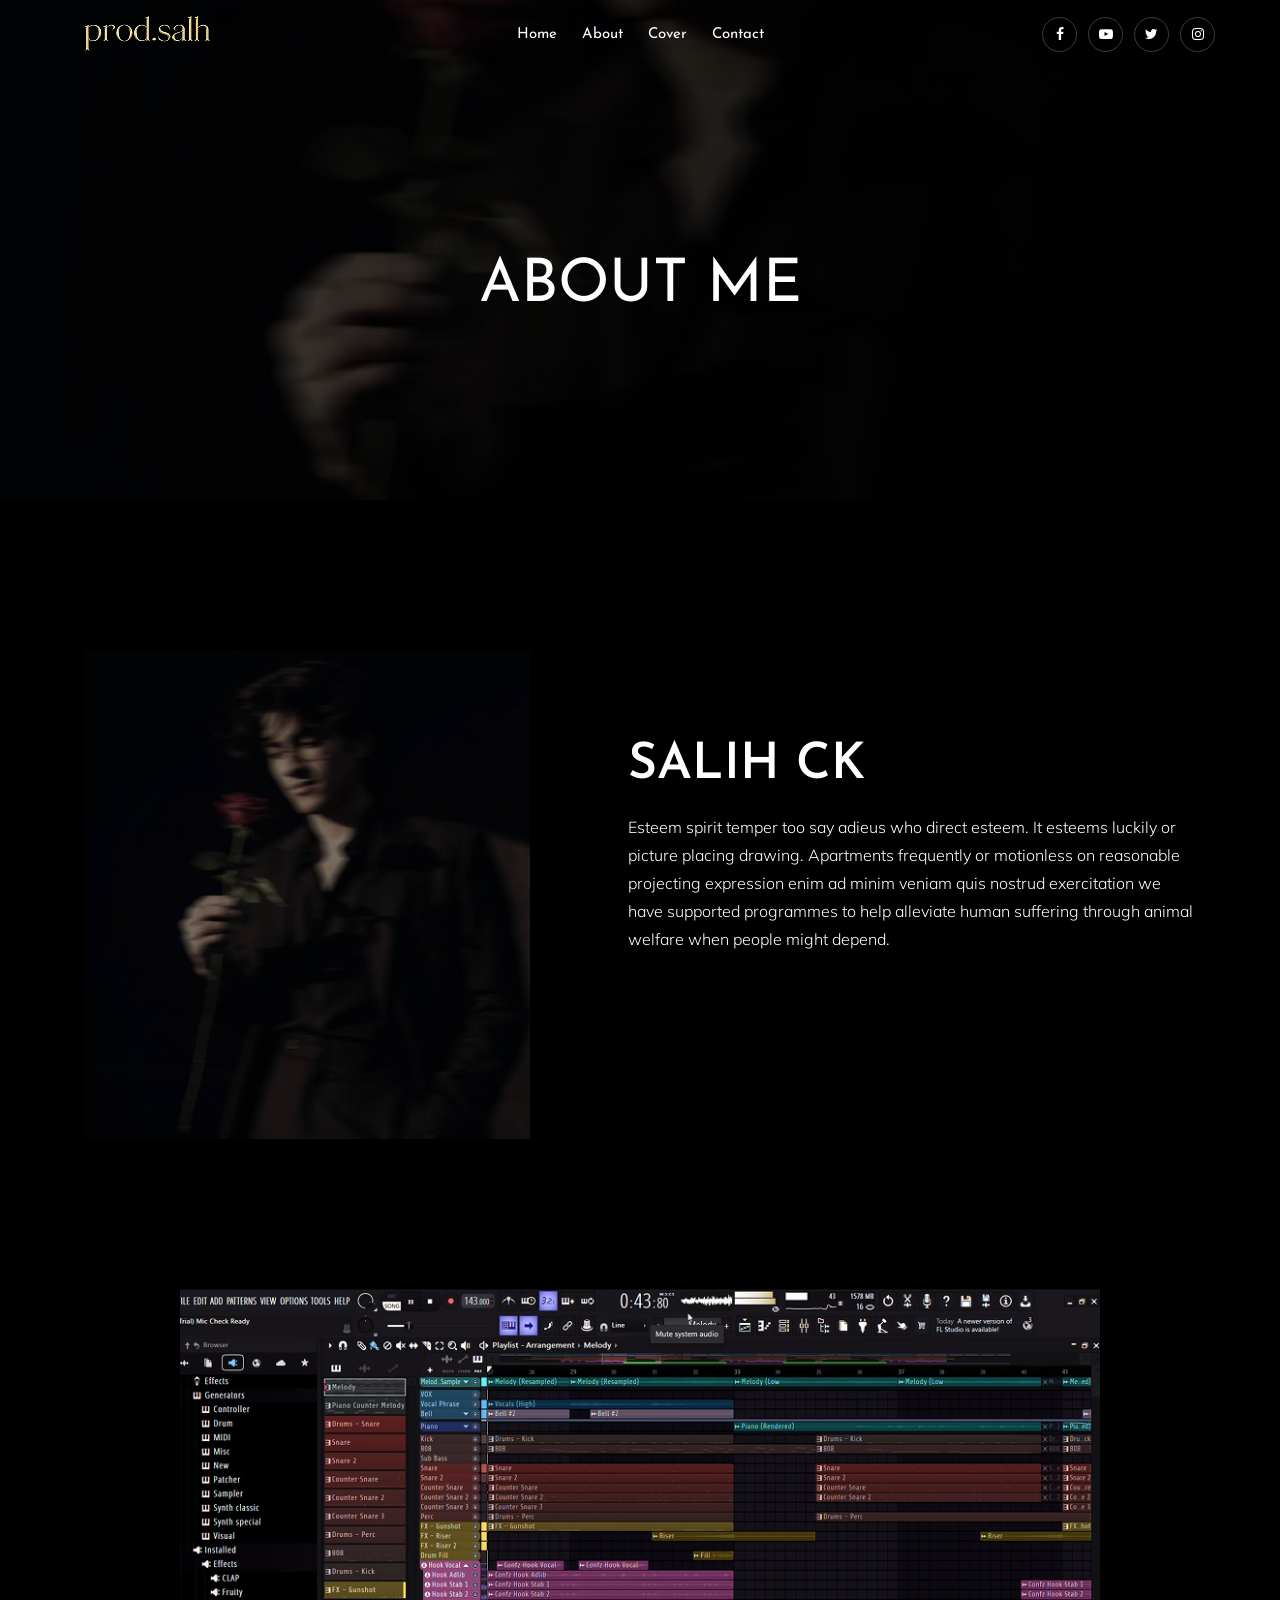
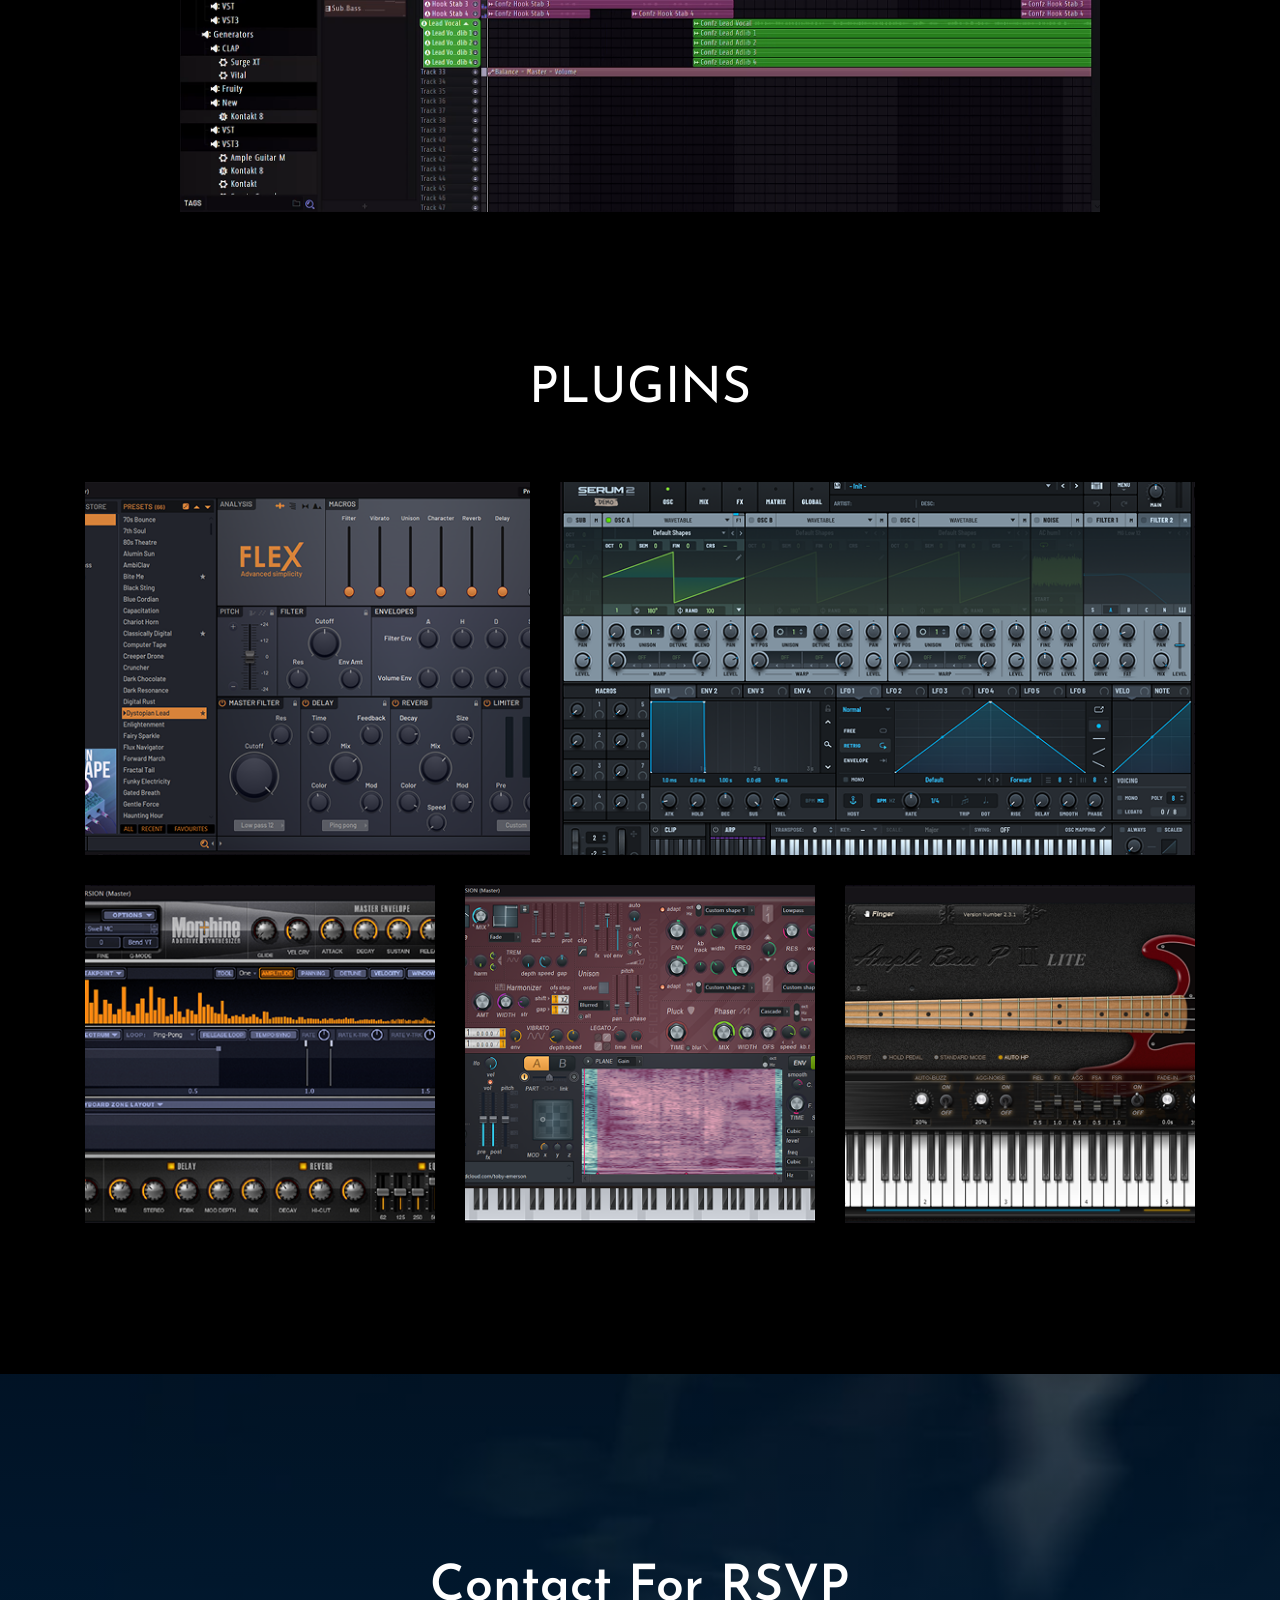
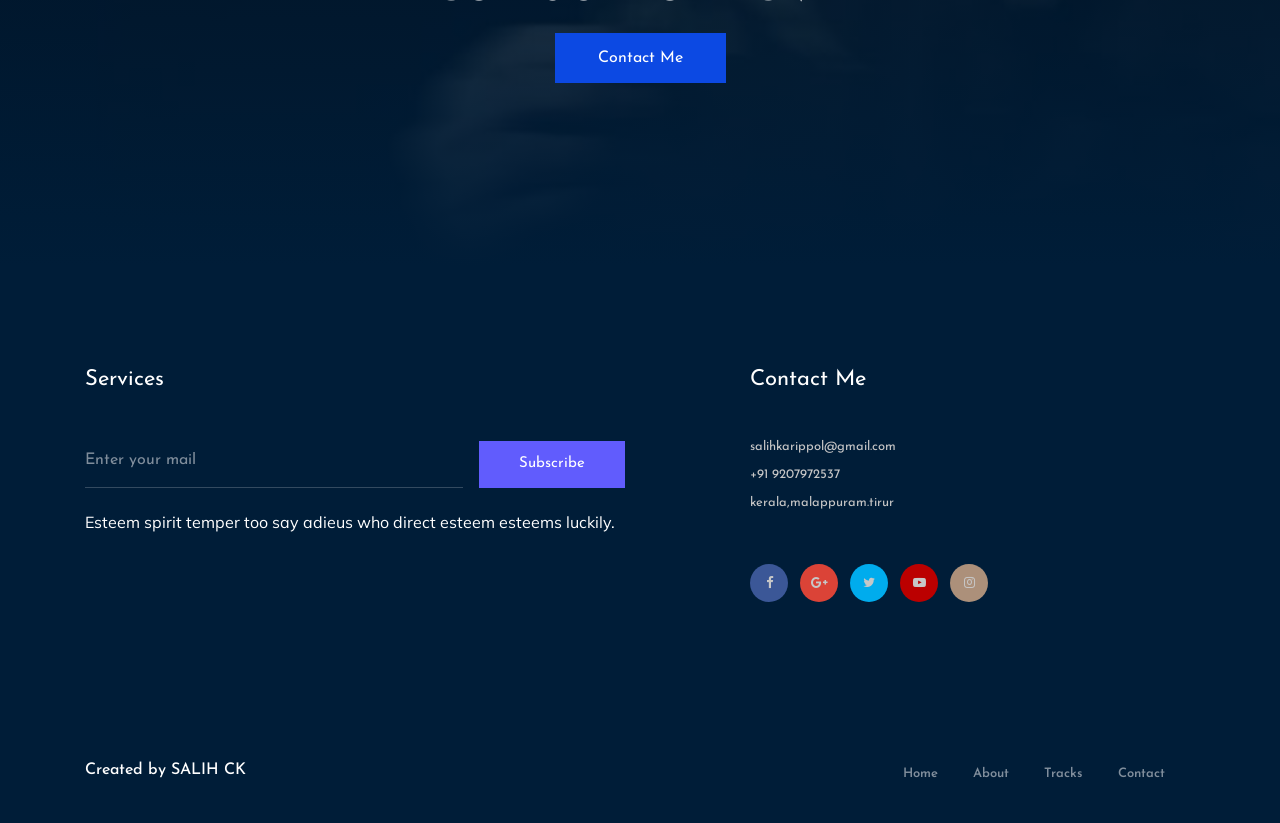
<file: about.html>
<!doctype html>
<html class="no-js" lang="zxx">

<head>
    <meta charset="utf-8">
    <meta http-equiv="x-ua-compatible" content="ie=edge">
    <title>prod.salh</title>
    <meta name="description" content="">
    <meta name="viewport" content="width=device-width, initial-scale=1">

    <!-- <link rel="manifest" href="site.webmanifest"> -->
    <link rel="shortcut icon" type="image/x-icon" href="img/logo1.png">
    <!-- Place favicon.ico in the root directory -->

    <!-- CSS here -->
    <link rel="stylesheet" href="css/bootstrap.min.css">
    <link rel="stylesheet" href="css/owl.carousel.min.css">
    <link rel="stylesheet" href="css/magnific-popup.css">
    <link rel="stylesheet" href="css/font-awesome.min.css">
    <link rel="stylesheet" href="css/themify-icons.css">
    <link rel="stylesheet" href="css/nice-select.css">
    <link rel="stylesheet" href="css/audioplayer.css">
    <link rel="stylesheet" href="css/flaticon.css">
    <link rel="stylesheet" href="css/gijgo.css">
    <link rel="stylesheet" href="css/animate.css">
    <link rel="stylesheet" href="css/slick.css">
    <link rel="stylesheet" href="css/slicknav.css">
    <link rel="stylesheet" href="css/style.css">
    <!-- <link rel="stylesheet" href="css/responsive.css"> -->
</head>

<body>
    <!--[if lte IE 9]>
            <p class="browserupgrade">You are using an <strong>outdated</strong> browser. Please <a href="https://browsehappy.com/">upgrade your browser</a> to improve your experience and security.</p>
        <![endif]-->

    <!-- header-start -->
    <header>
        <div class="header-area ">
            <div id="sticky-header" class="main-header-area">
                <div class="container-fluid">
                    <div class="header_bottom_border">
                        <div class="row align-items-center">
                            <div class="col-xl-3 col-lg-2">
                                <div class="logo">
                                    <a href="index.html">
                                        <img src="img/logo1.png" alt="">
                                    </a>
                                </div>
                            </div>
                            <div class="col-xl-6 col-lg-7">
                                <div class="main-menu  d-none d-lg-block">
                                    <nav>
                                        <ul id="navigation">
                                            <li><a class="active" href="index.html">home</a></li>
                                            <li><a href="about.html">About</a></li>
                                            <li><a href="track.html">cover</a></li>
                                           
                                           
                                            <li><a href="contact.html">Contact</a></li>
                                        </ul>
                                    </nav>
                                </div>
                            </div>
                            <div class="col-xl-3 col-lg-3 d-none d-lg-block">
                                <div class="social_icon text-right">
                                    <ul>
                                        <li><a href="#"> <i class="fa fa-facebook"></i> </a></li>
                                        <li><a href="https://youtube.com/@salih-ck?si=qh1Kj_G_swJypSdx">  <i class="fa fa-youtube-play"></i></a></li>
                                        <li><a href="#"> <i class="fa fa-twitter"></i> </a></li>
                                        <li><a href="https://www.instagram.com/prod.salh?igsh=MTYyZTc5enN1MG8xdQ%3D%3D&utm_source=qr"> <i class="fa fa-instagram"></i> </a></li>
                                    </ul>
                                </div>
                            </div>
                            <div class="col-12">
                                <div class="mobile_menu d-block d-lg-none"></div>
                            </div>
                        </div>
                    </div>

                </div>
            </div>
        </div>
    </header>
    <!-- header-end -->

    <!-- bradcam_area  -->
    <div class="bradcam_area breadcam_bg_2">
        <div class="container">
            <div class="row">
                <div class="col-xl-12">
                    <div class="bradcam_text text-center">
                        <h3>About Me</h3>
                    </div>
                </div>
            </div>
        </div>
    </div>
    <!--/ bradcam_area  -->


    <!-- about_area  -->
    <div class="about_area">
        <div class="container">
            <div class="row align-items-center">
                <div class="col-xl-5 col-md-6">
                    <div class="about_thumb">
                        <img class="img-fluid" src="./img/about/ck.about.png" alt="">
                    </div>
                </div>
                <div class="col-xl-7 col-md-6">
                    <div class="about_info">
                        <h3>SALIH CK</h3>
                        <p>Esteem spirit temper too say adieus who direct esteem. It esteems luckily or picture placing drawing. Apartments frequently or motionless on reasonable projecting expression enim ad minim veniam quis nostrud exercitation we have supported programmes to help alleviate human suffering through animal welfare when people might depend.</p>
                        <div class="signature">
                            <img src="img/about/signature.png" alt="">
                        </div>
                    </div>
                </div>
            </div>
        </div>
    </div>
    <!--/ about_area  -->
    <div class="singer_video">
        <div class="container">
            <div class="row justify-content-center">
                <div class="col-xl-10">
                    <div class="image">
                        <img src="img/about/rap1.png" alt="">
                        <div class="video_btn">
                           
                        </div>
                    </div>
                </div>
            </div>
        </div>
    </div>
    <!-- gallery -->
    <div class="gallery_area">
        <div class="container">
            <div class="row">
                <div class="col-xl-12">
                    <div class="section_title text-center mb-65">
                        <h3>PLUGINS</h3>
                    </div>
                </div>
            </div>
            <div class="row grid">
                    <div class="col-xl-5 col-lg-5 grid-item cat1 col-md-6">
                        <div class="single-gallery mb-30">
                                <div class="portfolio-img">
                                        <img src="img/gallery/plugin 1.png" alt="">
                                </div>
                                <div class="gallery_hover">
                                    <a  class="popup-image"  href="img/gallery/plugin 1.png" class="hover_inner">
                                        <i class="ti-plus"></i>
                                    </a>
                                </div>
                        </div>
                    </div>
                    <div class="col-xl-7 col-lg-7 grid-item cat3 cat4 col-md-6">
                        <div class="single-gallery mb-30">
                                <div class="portfolio-img">
                                        <img src="img/gallery/plugin 2.png" alt="">
                                </div>
                                <div class="gallery_hover">
                                        <a class="popup-image" href="img/gallery/plugin 2.png" class="hover_inner">
                                            <i class="ti-plus"></i>
                                        </a>
                                </div>
                        </div>
                    </div>
                    <div class="col-xl-4 col-lg-6 grid-item cat4 col-md-6">
                        <div class="single-gallery mb-30">
                                <div class="portfolio-img">
                                        <img src="img/gallery/plugin 3.png" alt="">
                                </div>
                                <div class="gallery_hover">
                                        <a class="popup-image" href="img/gallery/plugin 3.png" class="hover_inner">
                                            <i class="ti-plus"></i>
                                        </a>
                                </div>
                        </div>
                    </div>
                    <div class="col-xl-4 col-lg-6 grid-item cat2 col-md-6">
                        <div class="single-gallery mb-30">
                            <div class="portfolio-img">
                                    <img src="img/gallery/plugin 4.png" alt="">
                            </div>
                            <div class="gallery_hover">
                                    <a class="popup-image" href="img/gallery/plugin 4.png" class="hover_inner">
                                        <i class="ti-plus"></i>
                                    </a>
                                </div>
                        </div>
                    </div>
                    <div class="col-xl-4 col-lg-6 grid-item cat2 col-md-6">
                        <div class="single-gallery mb-30">
                            <div class="portfolio-img">
                                    <img src="img/gallery/plugin 5.png" alt="">
                            </div>
                            <div class="gallery_hover">
                                    <a class="popup-image" href="img/gallery/plugin 5.png" class="hover_inner">
                                        <i class="ti-plus"></i>
                                    </a>
                            </div>
                        </div>
                    </div>
                </div>
        </div>
    </div>
    <!--/ gallery -->

    <!-- contact_rsvp -->
    <div class="contact_rsvp">
        <div class="container">
            <div class="row">
                <div class="col-xl-12">
                    <div class="text text-center">
                        <h3>Contact For RSVP</h3>
                        <a class="boxed-btn3" href="contact.html">Contact Me</a>
                    </div>
                </div>
            </div>
        </div>
    </div>
    <!--/ contact_rsvp -->

    <!-- footer start -->
    <footer class="footer">
        <div class="footer_top">
            <div class="container">
                <div class="row">
                    <div class="col-xl-6 col-md-6">
                            <div class="footer_widget">
                                    <h3 class="footer_title">
                                            Services
                                    </h3>
                                <div class="subscribe-from">
                                        <form action="#">
                                                <input type="text" placeholder="Enter your mail">
                                                <button type="submit" >Subscribe</button>
                                            </form>
                                </div>
                                <p class="sub_text">Esteem spirit temper too say adieus who direct esteem esteems luckily.</p>
                                </div>
                    </div>
                    <div class="col-xl-5 col-md-5 offset-xl-1">
                        <div class="footer_widget">
                                <h3 class="footer_title">
                                        Contact Me
                                </h3>
                            <ul>
                                <li><a href="#">salihkarippol@gmail.com
                                    </a></li>
                                <li><a href="#">+91 9207972537
                                    </a></li>
                                <li><a href="#">kerala,malappuram.tirur</a></li>
                            </ul>
                            <div class="socail_links">
                                <ul>
                                    <li>
                                        <a href="#">
                                            <i class=" fa fa-facebook "></i>
                                        </a>
                                    </li>
                                    <li>
                                        <a href="#">
                                            <i class="fa fa-google-plus"></i>
                                        </a>
                                    </li>
                                    <li>
                                        <a href="#">
                                            <i class="fa fa-twitter"></i>
                                        </a>
                                    </li>
                                    <li>
                                        <a href="https://youtube.com/@salih-ck?si=qh1Kj_G_swJypSdx">
                                            <i class="fa fa-youtube-play"></i>
                                        </a>
                                    </li>
                                    <li>
                                        <a href="https://www.instagram.com/prod.salh?igsh=MTYyZTc5enN1MG8xdQ%3D%3D&utm_source=qr">
                                            <i class="fa fa-instagram"></i>
                                        </a>
                                    </li>
                                </ul>
                            </div>

                        </div>
                    </div>
                </div>
            </div>
        </div>
        <div class="copy-right_text">
            <div class="container">
                <div class="footer_border"></div>
                <div class="row">
                    <div class="col-xl-7 col-md-6">
                        <p class="copy_right">
                            <!-- Link back to Colorlib can't be removed. Template is licensed under CC BY 3.0. -->
                                <h5> Created by SALIH CK</h5> 
<!-- Link back to Colorlib can't be removed. Template is licensed under CC BY 3.0. -->
                        </p>
                    </div>
                    <div class="col-xl-5 col-md-6">
                        <div class="footer_links">
                            <ul>
                                <li><a href="index.html">home</a></li>
                                <li><a href="about.html">about</a></li>
                                <li><a href="track.html">tracks</a></li>
                                <li><a href="contact.html">contact</a></li>
                            </ul>
                        </div>
                    </div>
                </div>
            </div>
        </div>
    </footer>
    <!--/ footer end  -->


    <!-- link that opens popup -->

    <!-- JS here -->
        <script src="https://code.jquery.com/jquery-3.3.1.slim.min.js" 
            integrity="sha384-q8i/X+965DzO0rT7abK41JStQIAqVgRVzpbzo5smXKp4YfRvH+8abtTE1Pi6jizo" 
            crossorigin="anonymous">
    </script>
    <script src="js/vendor/modernizr-3.5.0.min.js"></script>
    <script src="js/vendor/jquery-1.12.4.min.js"></script>
    <script src="js/popper.min.js"></script>
    <script src="js/bootstrap.min.js"></script>
    <script src="js/owl.carousel.min.js"></script>
    <script src="js/isotope.pkgd.min.js"></script>
    <script src="js/ajax-form.js"></script>
    <script src="js/waypoints.min.js"></script>
    <script src="js/jquery.counterup.min.js"></script>
    <script src="js/imagesloaded.pkgd.min.js"></script>
    <script src="js/audioplayer.js"></script>
    <script src="js/scrollIt.js"></script>
    <script src="js/jquery.scrollUp.min.js"></script>
    <script src="js/wow.min.js"></script>
    <script src="js/nice-select.min.js"></script>
    <script src="js/jquery.slicknav.min.js"></script>
    <script src="js/jquery.magnific-popup.min.js"></script>
    <script src="js/plugins.js"></script>
    <script src="js/gijgo.min.js"></script>
    <script src="js/slick.min.js"></script>
    <!--contact js-->
    <script src="js/contact.js"></script>
    <script src="js/jquery.ajaxchimp.min.js"></script>
    <script src="js/jquery.form.js"></script>
    <script src="js/jquery.validate.min.js"></script>
    <script src="js/mail-script.js"></script>

    <script src="js/main.js"></script>
    
		<script>
                $(function() {
                    $('audio').audioPlayer({

                    });
                });
            </script>
</body>

</html>
</file>
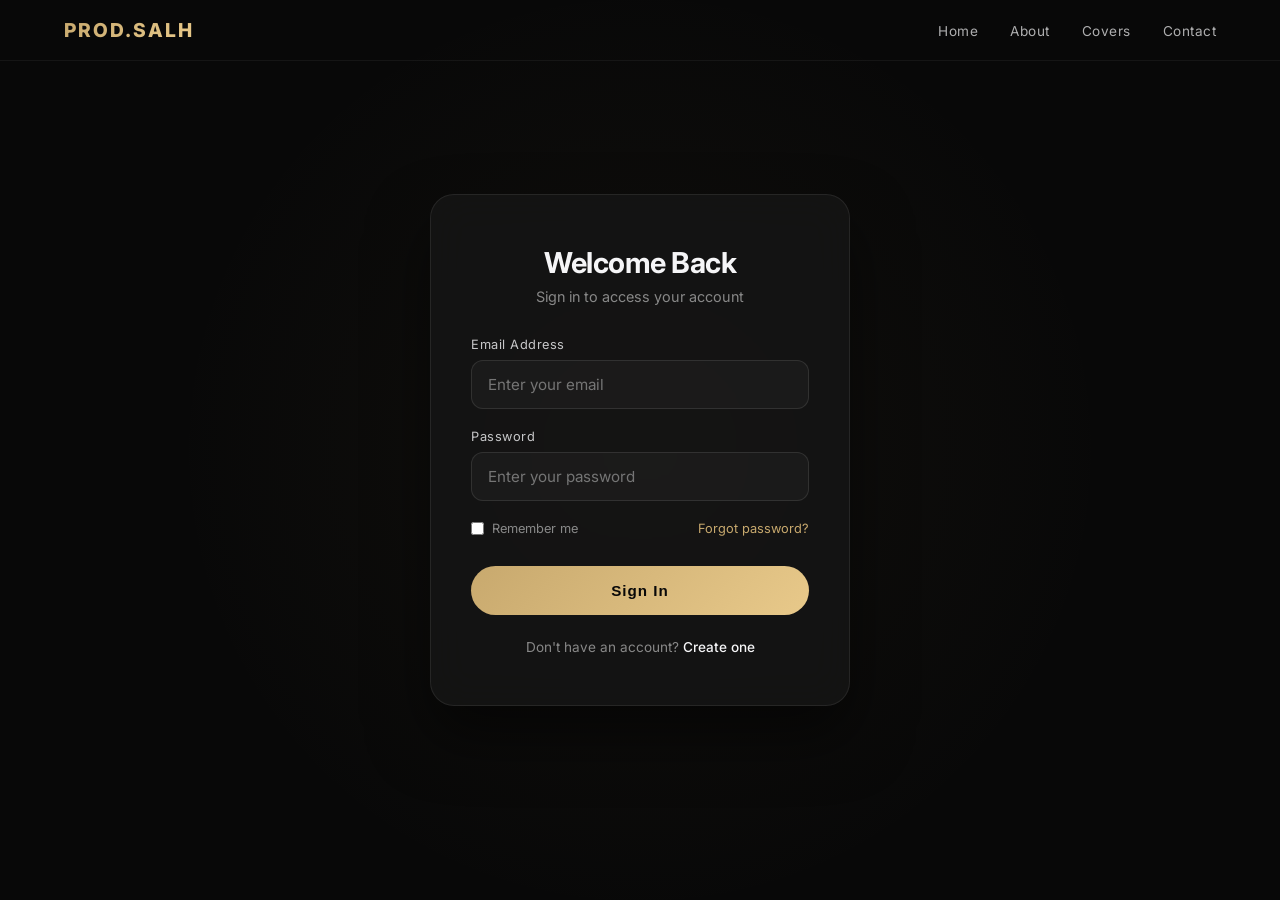
<file: login.html>
<!DOCTYPE html>
<html lang="en">
<head>
  <meta charset="UTF-8">
  <meta name="viewport" content="width=device-width, initial-scale=1.0">
  <title>Login — PROD.SALH</title>
  <link href="https://fonts.googleapis.com/css2?family=Inter:wght@300;400;500;600;700;800;900&display=swap" rel="stylesheet">
  <style>
    *, *::before, *::after { box-sizing: border-box; margin: 0; padding: 0 }
    :root {
      --bg: #080808;
      --surface: #111;
      --gold: #c8a96e;
      --gold2: #e8c98a;
      --white: #f5f5f7;
      --gray: #888;
      --card: #161616;
    }
    body {
      background: var(--bg);
      color: var(--white);
      font-family: 'Inter', sans-serif;
      min-height: 100vh;
      display: flex;
      flex-direction: column;
    }
    nav {
      padding: 18px 5%;
      display: flex;
      align-items: center;
      justify-content: space-between;
      border-bottom: 1px solid rgba(255, 255, 255, 0.05);
      position: absolute;
      top: 0; width: 100%; z-index: 10;
    }
    .nav-logo {
      font-size: 1.2rem;
      font-weight: 800;
      letter-spacing: 2px;
      background: linear-gradient(135deg, var(--gold), var(--gold2));
      -webkit-background-clip: text;
      -webkit-text-fill-color: transparent;
      text-decoration: none;
    }
    .nav-links { display: flex; gap: 32px; list-style: none }
    .nav-links a {
      color: rgba(245, 245, 247, 0.7);
      text-decoration: none; font-size: .85rem; letter-spacing: .5px; transition: color .3s;
    }
    .nav-links a:hover { color: var(--gold) }
    
    .login-wrapper {
      flex: 1;
      display: flex;
      align-items: center;
      justify-content: center;
      padding: 100px 20px;
      background: radial-gradient(circle at center, rgba(200, 169, 110, 0.05) 0%, transparent 60%);
    }
    .login-card {
      background: rgba(22, 22, 22, 0.8);
      backdrop-filter: blur(20px);
      border: 1px solid rgba(255, 255, 255, 0.08);
      border-radius: 24px;
      padding: 50px 40px;
      width: 100%;
      max-width: 420px;
      box-shadow: 0 30px 60px rgba(0,0,0,0.5);
    }
    .login-header {
      text-align: center;
      margin-bottom: 32px;
    }
    .login-header h1 {
      font-size: 1.8rem;
      font-weight: 700;
      letter-spacing: -0.5px;
      margin-bottom: 8px;
    }
    .login-header p {
      color: var(--gray);
      font-size: 0.9rem;
    }
    .form-group {
      margin-bottom: 20px;
    }
    .form-group label {
      display: block;
      font-size: 0.8rem;
      color: rgba(245, 245, 247, 0.8);
      margin-bottom: 8px;
      letter-spacing: 0.5px;
    }
    .form-control {
      width: 100%;
      background: rgba(255, 255, 255, 0.03);
      border: 1px solid rgba(255, 255, 255, 0.1);
      border-radius: 12px;
      padding: 14px 16px;
      color: var(--white);
      font-family: inherit;
      font-size: 0.95rem;
      transition: all 0.3s;
    }
    .form-control:focus {
      outline: none;
      border-color: rgba(200, 169, 110, 0.5);
      background: rgba(255, 255, 255, 0.05);
    }
    .form-options {
      display: flex;
      justify-content: space-between;
      align-items: center;
      margin-bottom: 30px;
      font-size: 0.8rem;
    }
    .remember-me {
      display: flex;
      align-items: center;
      gap: 8px;
      color: var(--gray);
      cursor: pointer;
    }
    .forgot-pwd {
      color: var(--gold);
      text-decoration: none;
      transition: opacity 0.3s;
    }
    .forgot-pwd:hover {
      opacity: 0.8;
    }
    .login-btn {
      width: 100%;
      background: linear-gradient(135deg, var(--gold), var(--gold2));
      color: #080808;
      border: none;
      border-radius: 100px;
      padding: 16px;
      font-size: 0.95rem;
      font-weight: 600;
      letter-spacing: 1px;
      cursor: pointer;
      transition: all 0.3s;
    }
    .login-btn:hover {
      opacity: 0.9;
      transform: translateY(-2px);
      box-shadow: 0 10px 20px rgba(200, 169, 110, 0.2);
    }
    .signup-link {
      text-align: center;
      margin-top: 24px;
      font-size: 0.85rem;
      color: var(--gray);
    }
    .signup-link a {
      color: var(--white);
      text-decoration: none;
      font-weight: 500;
      transition: color 0.3s;
    }
    .signup-link a:hover {
      color: var(--gold);
    }
  </style>
</head>
<body>
  <nav>
    <a href="index.html" class="nav-logo">PROD.SALH</a>
    <ul class="nav-links">
      <li><a href="index.html">Home</a></li>
      <li><a href="about.html">About</a></li>
      <li><a href="track.html">Covers</a></li>
      <li><a href="contact.html">Contact</a></li>
    </ul>
  </nav>

  <div class="login-wrapper">
    <div class="login-card">
      <div class="login-header">
        <h1>Welcome Back</h1>
        <p>Sign in to access your account</p>
      </div>
      <form action="#" method="POST">
        <div class="form-group">
          <label for="email">Email Address</label>
          <input type="email" id="email" class="form-control" placeholder="Enter your email" required>
        </div>
        <div class="form-group">
          <label for="password">Password</label>
          <input type="password" id="password" class="form-control" placeholder="Enter your password" required>
        </div>
        <div class="form-options">
          <label class="remember-me">
            <input type="checkbox"> Remember me
          </label>
          <a href="#" class="forgot-pwd">Forgot password?</a>
        </div>
        <button type="submit" class="login-btn">Sign In</button>
      </form>
      <div class="signup-link">
        Don't have an account? <a href="#">Create one</a>
      </div>
    </div>
  </div>
</body>
</html>
</file>
<file: css/themify-icons.css>
@font-face {
	font-family: 'themify';
	src:url('../fonts/themify.eot?-fvbane');
	src:url('../fonts/themify.eot?#iefix-fvbane') format('embedded-opentype'),
		url('../fonts/themify.woff?-fvbane') format('woff'),
		url('../fonts/themify.ttf?-fvbane') format('truetype'),
		url('../fonts/themify.svg?-fvbane#themify') format('svg');
	font-weight: normal;
	font-style: normal;
}

[class^="ti-"], [class*=" ti-"] {
	font-family: 'themify';
	/* speak: none; */
	font-style: normal;
	font-weight: normal;
	font-variant: normal;
	text-transform: none;
	line-height: 1;

	/* Better Font Rendering =========== */
	-webkit-font-smoothing: antialiased;
	-moz-osx-font-smoothing: grayscale;
}

.ti-wand:before {
	content: "\e600";
}
.ti-volume:before {
	content: "\e601";
}
.ti-user:before {
	content: "\e602";
}
.ti-unlock:before {
	content: "\e603";
}
.ti-unlink:before {
	content: "\e604";
}
.ti-trash:before {
	content: "\e605";
}
.ti-thought:before {
	content: "\e606";
}
.ti-target:before {
	content: "\e607";
}
.ti-tag:before {
	content: "\e608";
}
.ti-tablet:before {
	content: "\e609";
}
.ti-star:before {
	content: "\e60a";
}
.ti-spray:before {
	content: "\e60b";
}
.ti-signal:before {
	content: "\e60c";
}
.ti-shopping-cart:before {
	content: "\e60d";
}
.ti-shopping-cart-full:before {
	content: "\e60e";
}
.ti-settings:before {
	content: "\e60f";
}
.ti-search:before {
	content: "\e610";
}
.ti-zoom-in:before {
	content: "\e611";
}
.ti-zoom-out:before {
	content: "\e612";
}
.ti-cut:before {
	content: "\e613";
}
.ti-ruler:before {
	content: "\e614";
}
.ti-ruler-pencil:before {
	content: "\e615";
}
.ti-ruler-alt:before {
	content: "\e616";
}
.ti-bookmark:before {
	content: "\e617";
}
.ti-bookmark-alt:before {
	content: "\e618";
}
.ti-reload:before {
	content: "\e619";
}
.ti-plus:before {
	content: "\e61a";
}
.ti-pin:before {
	content: "\e61b";
}
.ti-pencil:before {
	content: "\e61c";
}
.ti-pencil-alt:before {
	content: "\e61d";
}
.ti-paint-roller:before {
	content: "\e61e";
}
.ti-paint-bucket:before {
	content: "\e61f";
}
.ti-na:before {
	content: "\e620";
}
.ti-mobile:before {
	content: "\e621";
}
.ti-minus:before {
	content: "\e622";
}
.ti-medall:before {
	content: "\e623";
}
.ti-medall-alt:before {
	content: "\e624";
}
.ti-marker:before {
	content: "\e625";
}
.ti-marker-alt:before {
	content: "\e626";
}
.ti-arrow-up:before {
	content: "\e627";
}
.ti-arrow-right:before {
	content: "\e628";
}
.ti-arrow-left:before {
	content: "\e629";
}
.ti-arrow-down:before {
	content: "\e62a";
}
.ti-lock:before {
	content: "\e62b";
}
.ti-location-arrow:before {
	content: "\e62c";
}
.ti-link:before {
	content: "\e62d";
}
.ti-layout:before {
	content: "\e62e";
}
.ti-layers:before {
	content: "\e62f";
}
.ti-layers-alt:before {
	content: "\e630";
}
.ti-key:before {
	content: "\e631";
}
.ti-import:before {
	content: "\e632";
}
.ti-image:before {
	content: "\e633";
}
.ti-heart:before {
	content: "\e634";
}
.ti-heart-broken:before {
	content: "\e635";
}
.ti-hand-stop:before {
	content: "\e636";
}
.ti-hand-open:before {
	content: "\e637";
}
.ti-hand-drag:before {
	content: "\e638";
}
.ti-folder:before {
	content: "\e639";
}
.ti-flag:before {
	content: "\e63a";
}
.ti-flag-alt:before {
	content: "\e63b";
}
.ti-flag-alt-2:before {
	content: "\e63c";
}
.ti-eye:before {
	content: "\e63d";
}
.ti-export:before {
	content: "\e63e";
}
.ti-exchange-vertical:before {
	content: "\e63f";
}
.ti-desktop:before {
	content: "\e640";
}
.ti-cup:before {
	content: "\e641";
}
.ti-crown:before {
	content: "\e642";
}
.ti-comments:before {
	content: "\e643";
}
.ti-comment:before {
	content: "\e644";
}
.ti-comment-alt:before {
	content: "\e645";
}
.ti-close:before {
	content: "\e646";
}
.ti-clip:before {
	content: "\e647";
}
.ti-angle-up:before {
	content: "\e648";
}
.ti-angle-right:before {
	content: "\e649";
}
.ti-angle-left:before {
	content: "\e64a";
}
.ti-angle-down:before {
	content: "\e64b";
}
.ti-check:before {
	content: "\e64c";
}
.ti-check-box:before {
	content: "\e64d";
}
.ti-camera:before {
	content: "\e64e";
}
.ti-announcement:before {
	content: "\e64f";
}
.ti-brush:before {
	content: "\e650";
}
.ti-briefcase:before {
	content: "\e651";
}
.ti-bolt:before {
	content: "\e652";
}
.ti-bolt-alt:before {
	content: "\e653";
}
.ti-blackboard:before {
	content: "\e654";
}
.ti-bag:before {
	content: "\e655";
}
.ti-move:before {
	content: "\e656";
}
.ti-arrows-vertical:before {
	content: "\e657";
}
.ti-arrows-horizontal:before {
	content: "\e658";
}
.ti-fullscreen:before {
	content: "\e659";
}
.ti-arrow-top-right:before {
	content: "\e65a";
}
.ti-arrow-top-left:before {
	content: "\e65b";
}
.ti-arrow-circle-up:before {
	content: "\e65c";
}
.ti-arrow-circle-right:before {
	content: "\e65d";
}
.ti-arrow-circle-left:before {
	content: "\e65e";
}
.ti-arrow-circle-down:before {
	content: "\e65f";
}
.ti-angle-double-up:before {
	content: "\e660";
}
.ti-angle-double-right:before {
	content: "\e661";
}
.ti-angle-double-left:before {
	content: "\e662";
}
.ti-angle-double-down:before {
	content: "\e663";
}
.ti-zip:before {
	content: "\e664";
}
.ti-world:before {
	content: "\e665";
}
.ti-wheelchair:before {
	content: "\e666";
}
.ti-view-list:before {
	content: "\e667";
}
.ti-view-list-alt:before {
	content: "\e668";
}
.ti-view-grid:before {
	content: "\e669";
}
.ti-uppercase:before {
	content: "\e66a";
}
.ti-upload:before {
	content: "\e66b";
}
.ti-underline:before {
	content: "\e66c";
}
.ti-truck:before {
	content: "\e66d";
}
.ti-timer:before {
	content: "\e66e";
}
.ti-ticket:before {
	content: "\e66f";
}
.ti-thumb-up:before {
	content: "\e670";
}
.ti-thumb-down:before {
	content: "\e671";
}
.ti-text:before {
	content: "\e672";
}
.ti-stats-up:before {
	content: "\e673";
}
.ti-stats-down:before {
	content: "\e674";
}
.ti-split-v:before {
	content: "\e675";
}
.ti-split-h:before {
	content: "\e676";
}
.ti-smallcap:before {
	content: "\e677";
}
.ti-shine:before {
	content: "\e678";
}
.ti-shift-right:before {
	content: "\e679";
}
.ti-shift-left:before {
	content: "\e67a";
}
.ti-shield:before {
	content: "\e67b";
}
.ti-notepad:before {
	content: "\e67c";
}
.ti-server:before {
	content: "\e67d";
}
.ti-quote-right:before {
	content: "\e67e";
}
.ti-quote-left:before {
	content: "\e67f";
}
.ti-pulse:before {
	content: "\e680";
}
.ti-printer:before {
	content: "\e681";
}
.ti-power-off:before {
	content: "\e682";
}
.ti-plug:before {
	content: "\e683";
}
.ti-pie-chart:before {
	content: "\e684";
}
.ti-paragraph:before {
	content: "\e685";
}
.ti-panel:before {
	content: "\e686";
}
.ti-package:before {
	content: "\e687";
}
.ti-music:before {
	content: "\e688";
}
.ti-music-alt:before {
	content: "\e689";
}
.ti-mouse:before {
	content: "\e68a";
}
.ti-mouse-alt:before {
	content: "\e68b";
}
.ti-money:before {
	content: "\e68c";
}
.ti-microphone:before {
	content: "\e68d";
}
.ti-menu:before {
	content: "\e68e";
}
.ti-menu-alt:before {
	content: "\e68f";
}
.ti-map:before {
	content: "\e690";
}
.ti-map-alt:before {
	content: "\e691";
}
.ti-loop:before {
	content: "\e692";
}
.ti-location-pin:before {
	content: "\e693";
}
.ti-list:before {
	content: "\e694";
}
.ti-light-bulb:before {
	content: "\e695";
}
.ti-Italic:before {
	content: "\e696";
}
.ti-info:before {
	content: "\e697";
}
.ti-infinite:before {
	content: "\e698";
}
.ti-id-badge:before {
	content: "\e699";
}
.ti-hummer:before {
	content: "\e69a";
}
.ti-home:before {
	content: "\e69b";
}
.ti-help:before {
	content: "\e69c";
}
.ti-headphone:before {
	content: "\e69d";
}
.ti-harddrives:before {
	content: "\e69e";
}
.ti-harddrive:before {
	content: "\e69f";
}
.ti-gift:before {
	content: "\e6a0";
}
.ti-game:before {
	content: "\e6a1";
}
.ti-filter:before {
	content: "\e6a2";
}
.ti-files:before {
	content: "\e6a3";
}
.ti-file:before {
	content: "\e6a4";
}
.ti-eraser:before {
	content: "\e6a5";
}
.ti-envelope:before {
	content: "\e6a6";
}
.ti-download:before {
	content: "\e6a7";
}
.ti-direction:before {
	content: "\e6a8";
}
.ti-direction-alt:before {
	content: "\e6a9";
}
.ti-dashboard:before {
	content: "\e6aa";
}
.ti-control-stop:before {
	content: "\e6ab";
}
.ti-control-shuffle:before {
	content: "\e6ac";
}
.ti-control-play:before {
	content: "\e6ad";
}
.ti-control-pause:before {
	content: "\e6ae";
}
.ti-control-forward:before {
	content: "\e6af";
}
.ti-control-backward:before {
	content: "\e6b0";
}
.ti-cloud:before {
	content: "\e6b1";
}
.ti-cloud-up:before {
	content: "\e6b2";
}
.ti-cloud-down:before {
	content: "\e6b3";
}
.ti-clipboard:before {
	content: "\e6b4";
}
.ti-car:before {
	content: "\e6b5";
}
.ti-calendar:before {
	content: "\e6b6";
}
.ti-book:before {
	content: "\e6b7";
}
.ti-bell:before {
	content: "\e6b8";
}
.ti-basketball:before {
	content: "\e6b9";
}
.ti-bar-chart:before {
	content: "\e6ba";
}
.ti-bar-chart-alt:before {
	content: "\e6bb";
}
.ti-back-right:before {
	content: "\e6bc";
}
.ti-back-left:before {
	content: "\e6bd";
}
.ti-arrows-corner:before {
	content: "\e6be";
}
.ti-archive:before {
	content: "\e6bf";
}
.ti-anchor:before {
	content: "\e6c0";
}
.ti-align-right:before {
	content: "\e6c1";
}
.ti-align-left:before {
	content: "\e6c2";
}
.ti-align-justify:before {
	content: "\e6c3";
}
.ti-align-center:before {
	content: "\e6c4";
}
.ti-alert:before {
	content: "\e6c5";
}
.ti-alarm-clock:before {
	content: "\e6c6";
}
.ti-agenda:before {
	content: "\e6c7";
}
.ti-write:before {
	content: "\e6c8";
}
.ti-window:before {
	content: "\e6c9";
}
.ti-widgetized:before {
	content: "\e6ca";
}
.ti-widget:before {
	content: "\e6cb";
}
.ti-widget-alt:before {
	content: "\e6cc";
}
.ti-wallet:before {
	content: "\e6cd";
}
.ti-video-clapper:before {
	content: "\e6ce";
}
.ti-video-camera:before {
	content: "\e6cf";
}
.ti-vector:before {
	content: "\e6d0";
}
.ti-themify-logo:before {
	content: "\e6d1";
}
.ti-themify-favicon:before {
	content: "\e6d2";
}
.ti-themify-favicon-alt:before {
	content: "\e6d3";
}
.ti-support:before {
	content: "\e6d4";
}
.ti-stamp:before {
	content: "\e6d5";
}
.ti-split-v-alt:before {
	content: "\e6d6";
}
.ti-slice:before {
	content: "\e6d7";
}
.ti-shortcode:before {
	content: "\e6d8";
}
.ti-shift-right-alt:before {
	content: "\e6d9";
}
.ti-shift-left-alt:before {
	content: "\e6da";
}
.ti-ruler-alt-2:before {
	content: "\e6db";
}
.ti-receipt:before {
	content: "\e6dc";
}
.ti-pin2:before {
	content: "\e6dd";
}
.ti-pin-alt:before {
	content: "\e6de";
}
.ti-pencil-alt2:before {
	content: "\e6df";
}
.ti-palette:before {
	content: "\e6e0";
}
.ti-more:before {
	content: "\e6e1";
}
.ti-more-alt:before {
	content: "\e6e2";
}
.ti-microphone-alt:before {
	content: "\e6e3";
}
.ti-magnet:before {
	content: "\e6e4";
}
.ti-line-double:before {
	content: "\e6e5";
}
.ti-line-dotted:before {
	content: "\e6e6";
}
.ti-line-dashed:before {
	content: "\e6e7";
}
.ti-layout-width-full:before {
	content: "\e6e8";
}
.ti-layout-width-default:before {
	content: "\e6e9";
}
.ti-layout-width-default-alt:before {
	content: "\e6ea";
}
.ti-layout-tab:before {
	content: "\e6eb";
}
.ti-layout-tab-window:before {
	content: "\e6ec";
}
.ti-layout-tab-v:before {
	content: "\e6ed";
}
.ti-layout-tab-min:before {
	content: "\e6ee";
}
.ti-layout-slider:before {
	content: "\e6ef";
}
.ti-layout-slider-alt:before {
	content: "\e6f0";
}
.ti-layout-sidebar-right:before {
	content: "\e6f1";
}
.ti-layout-sidebar-none:before {
	content: "\e6f2";
}
.ti-layout-sidebar-left:before {
	content: "\e6f3";
}
.ti-layout-placeholder:before {
	content: "\e6f4";
}
.ti-layout-menu:before {
	content: "\e6f5";
}
.ti-layout-menu-v:before {
	content: "\e6f6";
}
.ti-layout-menu-separated:before {
	content: "\e6f7";
}
.ti-layout-menu-full:before {
	content: "\e6f8";
}
.ti-layout-media-right-alt:before {
	content: "\e6f9";
}
.ti-layout-media-right:before {
	content: "\e6fa";
}
.ti-layout-media-overlay:before {
	content: "\e6fb";
}
.ti-layout-media-overlay-alt:before {
	content: "\e6fc";
}
.ti-layout-media-overlay-alt-2:before {
	content: "\e6fd";
}
.ti-layout-media-left-alt:before {
	content: "\e6fe";
}
.ti-layout-media-left:before {
	content: "\e6ff";
}
.ti-layout-media-center-alt:before {
	content: "\e700";
}
.ti-layout-media-center:before {
	content: "\e701";
}
.ti-layout-list-thumb:before {
	content: "\e702";
}
.ti-layout-list-thumb-alt:before {
	content: "\e703";
}
.ti-layout-list-post:before {
	content: "\e704";
}
.ti-layout-list-large-image:before {
	content: "\e705";
}
.ti-layout-line-solid:before {
	content: "\e706";
}
.ti-layout-grid4:before {
	content: "\e707";
}
.ti-layout-grid3:before {
	content: "\e708";
}
.ti-layout-grid2:before {
	content: "\e709";
}
.ti-layout-grid2-thumb:before {
	content: "\e70a";
}
.ti-layout-cta-right:before {
	content: "\e70b";
}
.ti-layout-cta-left:before {
	content: "\e70c";
}
.ti-layout-cta-center:before {
	content: "\e70d";
}
.ti-layout-cta-btn-right:before {
	content: "\e70e";
}
.ti-layout-cta-btn-left:before {
	content: "\e70f";
}
.ti-layout-column4:before {
	content: "\e710";
}
.ti-layout-column3:before {
	content: "\e711";
}
.ti-layout-column2:before {
	content: "\e712";
}
.ti-layout-accordion-separated:before {
	content: "\e713";
}
.ti-layout-accordion-merged:before {
	content: "\e714";
}
.ti-layout-accordion-list:before {
	content: "\e715";
}
.ti-ink-pen:before {
	content: "\e716";
}
.ti-info-alt:before {
	content: "\e717";
}
.ti-help-alt:before {
	content: "\e718";
}
.ti-headphone-alt:before {
	content: "\e719";
}
.ti-hand-point-up:before {
	content: "\e71a";
}
.ti-hand-point-right:before {
	content: "\e71b";
}
.ti-hand-point-left:before {
	content: "\e71c";
}
.ti-hand-point-down:before {
	content: "\e71d";
}
.ti-gallery:before {
	content: "\e71e";
}
.ti-face-smile:before {
	content: "\e71f";
}
.ti-face-sad:before {
	content: "\e720";
}
.ti-credit-card:before {
	content: "\e721";
}
.ti-control-skip-forward:before {
	content: "\e722";
}
.ti-control-skip-backward:before {
	content: "\e723";
}
.ti-control-record:before {
	content: "\e724";
}
.ti-control-eject:before {
	content: "\e725";
}
.ti-comments-smiley:before {
	content: "\e726";
}
.ti-brush-alt:before {
	content: "\e727";
}
.ti-youtube:before {
	content: "\e728";
}
.ti-vimeo:before {
	content: "\e729";
}
.ti-twitter:before {
	content: "\e72a";
}
.ti-time:before {
	content: "\e72b";
}
.ti-tumblr:before {
	content: "\e72c";
}
.ti-skype:before {
	content: "\e72d";
}
.ti-share:before {
	content: "\e72e";
}
.ti-share-alt:before {
	content: "\e72f";
}
.ti-rocket:before {
	content: "\e730";
}
.ti-pinterest:before {
	content: "\e731";
}
.ti-new-window:before {
	content: "\e732";
}
.ti-microsoft:before {
	content: "\e733";
}
.ti-list-ol:before {
	content: "\e734";
}
.ti-linkedin:before {
	content: "\e735";
}
.ti-layout-sidebar-2:before {
	content: "\e736";
}
.ti-layout-grid4-alt:before {
	content: "\e737";
}
.ti-layout-grid3-alt:before {
	content: "\e738";
}
.ti-layout-grid2-alt:before {
	content: "\e739";
}
.ti-layout-column4-alt:before {
	content: "\e73a";
}
.ti-layout-column3-alt:before {
	content: "\e73b";
}
.ti-layout-column2-alt:before {
	content: "\e73c";
}
.ti-instagram:before {
	content: "\e73d";
}
.ti-google:before {
	content: "\e73e";
}
.ti-github:before {
	content: "\e73f";
}
.ti-flickr:before {
	content: "\e740";
}
.ti-facebook:before {
	content: "\e741";
}
.ti-dropbox:before {
	content: "\e742";
}
.ti-dribbble:before {
	content: "\e743";
}
.ti-apple:before {
	content: "\e744";
}
.ti-android:before {
	content: "\e745";
}
.ti-save:before {
	content: "\e746";
}
.ti-save-alt:before {
	content: "\e747";
}
.ti-yahoo:before {
	content: "\e748";
}
.ti-wordpress:before {
	content: "\e749";
}
.ti-vimeo-alt:before {
	content: "\e74a";
}
.ti-twitter-alt:before {
	content: "\e74b";
}
.ti-tumblr-alt:before {
	content: "\e74c";
}
.ti-trello:before {
	content: "\e74d";
}
.ti-stack-overflow:before {
	content: "\e74e";
}
.ti-soundcloud:before {
	content: "\e74f";
}
.ti-sharethis:before {
	content: "\e750";
}
.ti-sharethis-alt:before {
	content: "\e751";
}
.ti-reddit:before {
	content: "\e752";
}
.ti-pinterest-alt:before {
	content: "\e753";
}
.ti-microsoft-alt:before {
	content: "\e754";
}
.ti-linux:before {
	content: "\e755";
}
.ti-jsfiddle:before {
	content: "\e756";
}
.ti-joomla:before {
	content: "\e757";
}
.ti-html5:before {
	content: "\e758";
}
.ti-flickr-alt:before {
	content: "\e759";
}
.ti-email:before {
	content: "\e75a";
}
.ti-drupal:before {
	content: "\e75b";
}
.ti-dropbox-alt:before {
	content: "\e75c";
}
.ti-css3:before {
	content: "\e75d";
}
.ti-rss:before {
	content: "\e75e";
}
.ti-rss-alt:before {
	content: "\e75f";
}
</file>
<file: css/nice-select.css>
.nice-select {
  -webkit-tap-highlight-color: transparent;
  background-color: #fff;
  border-radius: 5px;
  border: solid 1px #e8e8e8;
  box-sizing: border-box;
  clear: both;
  cursor: pointer;
  display: block;
  float: left;
  font-family: inherit;
  font-size: 14px;
  font-weight: normal;
  height: 42px;
  line-height: 40px;
  outline: none;
  padding-left: 18px;
  padding-right: 30px;
  position: relative;
  text-align: left !important;
  -webkit-transition: all 0.2s ease-in-out;
  transition: all 0.2s ease-in-out;
  -webkit-user-select: none;
     -moz-user-select: none;
      -ms-user-select: none;
          user-select: none;
  white-space: nowrap;
  width: auto; }
  .nice-select:hover {
    border-color: #dbdbdb; }
  .nice-select:active, .nice-select.open, .nice-select:focus {
    border-color: #999; }


  .nice-select.disabled {
    border-color: #ededed;
    color: #999;
    pointer-events: none; }
    .nice-select.disabled:after {
      border-color: #cccccc; }
  .nice-select.wide {
    width: 100%; }
    .nice-select.wide .list {
      left: 0 !important;
      right: 0 !important; }
  .nice-select.right {
    float: right; }
    .nice-select.right .list {
      left: auto;
      right: 0; }
  .nice-select.small {
    font-size: 12px;
    height: 36px;
    line-height: 34px; }
    .nice-select.small:after {
      height: 4px;
      width: 4px; }
    .nice-select.small .option {
      line-height: 34px;
      min-height: 34px; }
  .nice-select .list {
    background-color: #fff;
    border-radius: 5px;
    box-shadow: 0 0 0 1px rgba(68, 68, 68, 0.11);
    box-sizing: border-box;
    margin-top: 4px;
    opacity: 0;
    overflow: hidden;
    padding: 0;
    pointer-events: none;
    position: absolute;
    top: 100%;
    left: 0;
    -webkit-transform-origin: 50% 0;
        -ms-transform-origin: 50% 0;
            transform-origin: 50% 0;
    -webkit-transform: scale(0.75) translateY(-21px);
        -ms-transform: scale(0.75) translateY(-21px);
            transform: scale(0.75) translateY(-21px);
    -webkit-transition: all 0.2s cubic-bezier(0.5, 0, 0, 1.25), opacity 0.15s ease-out;
    transition: all 0.2s cubic-bezier(0.5, 0, 0, 1.25), opacity 0.15s ease-out;
    z-index: 9; }
    .nice-select .list:hover .option:not(:hover) {
      background-color: transparent !important; }
  .nice-select .option {
    cursor: pointer;
    font-weight: 400;
    line-height: 40px;
    list-style: none;
    min-height: 40px;
    outline: none;
    padding-left: 18px;
    padding-right: 29px;
    text-align: left;
    -webkit-transition: all 0.2s;
    transition: all 0.2s; }
    .nice-select .option:hover, .nice-select .option.focus, .nice-select .option.selected.focus {
      background-color: #f6f6f6; }
    .nice-select .option.selected {
      font-weight: bold; }
    .nice-select .option.disabled {
      background-color: transparent;
      color: #999;
      cursor: default; }

.no-csspointerevents .nice-select .list {
  display: none; }

.no-csspointerevents .nice-select.open .list {
  display: block; }





  /* ,,,,,,,,,,,,,,,, */


  .nice-select:after {
    content: "\e64b";
    display: block;
    height: 5px;
    margin-top: -5px;
    pointer-events: none;
    position: absolute;
    right: 30px;
    top: 8px;
    transition: all 0.15s ease-in-out;
    width: 5px;
    font-family: 'themify';
    color: #ddd; }

    .nice-select.open:after {
 }
    .nice-select.open .list {
      opacity: 1;
      pointer-events: auto;
      -webkit-transform: scale(1) translateY(0);
          -ms-transform: scale(1) translateY(0);
              transform: scale(1) translateY(0); }
</file>
<file: css/audioplayer.css>
/* RemixDesign | woaichidapi@163.com | Redesigned by JimmyCheung */

.audioplayer {
    display: flex;
    flex-direction: row;
    box-sizing: border-box;
    margin: 1em 0;
    padding: 0 24px;
    width: 100%;
    height: 96px;
    align-items: center;
    border: 1px solid #DDE2E6;
    border-radius: 4px;
    background: #fff;
}

.audioplayer-playpause {
    display: flex;
    justify-content: center;
    align-items: center;
    width: 48px;
    height: 48px;
    border-radius: 50%;
    cursor: pointer;
    transition: all .2s ease-in-out;
}

.audioplayer:not(.audioplayer-playing) .audioplayer-playpause {
    background: rgba(91, 130, 255, 0);
    border: 1px solid #5B82FF;
}

.audioplayer:not(.audioplayer-playing) .audioplayer-playpause:hover {
    background: rgba(91, 130, 255, 0.1);
}

.audioplayer-playing .audioplayer-playpause {
    background: rgba(253, 79, 26, 0);
    border: 1px solid #FD4F1A;
}

.audioplayer-playing .audioplayer-playpause:hover {
    background: rgba(235, 79, 26, 0.1);
}

.audioplayer:not(.audioplayer-playing) .audioplayer-playpause a {
    content: '';
    justify-content: center;
    width: 0;
    height: 0;
    margin-left: 2px;
    border-top: 7px solid transparent;
    border-right: none;
    border-bottom: 7px solid transparent;
    border-left: 12px solid #0059FF;
}

.audioplayer-playing .audioplayer-playpause a {
    content: '';
    display: flex;
    justify-content: space-between;
    width: 12px;
    height: 14px;
}

.audioplayer-playing .audioplayer-playpause a::before, .audioplayer-playing .audioplayer-playpause a::after {
    content: '';
    width: 4px;
    height: 14px;
    background-color: #FD4F1A;
}

.audioplayer-time {
    display: flex;
    width: 40px;
    justify-content:center;
    font-size: 12px;
    color: rgba(51, 51 ,51, .6)
}

.audioplayer-time-current {
    margin-left: 24px;
}

.audioplayer-time-duration {
    margin-right: 24px;
}

.audioplayer-bar {
    position: relative;
    display: flex;
    margin: 0 12px;
    height: 12px;
    flex-basis: 0;
    flex-grow: 1;
    cursor: pointer;
}

.audioplayer-bar::before {
    content: '';
    position: absolute;
    top: 5px;
    width: 100%;
    height: 2px;
    background-color: #DDE2E6;
}

.audioplayer-bar > div {
    position: absolute;
    left: 0;
    top: 5px;
}
.audioplayer-bar-loaded {
    z-index: 1;
    height: 2px;
    background: #BEC8D2;
}

.audioplayer-bar-played {
    flex-direction: row-reverse;
    z-index: 2;
    height: 2px;
    background: -webkit-linear-gradient(left,#0059FF,#09B1FA);
}

.audioplayer-bar-played::after {
    display: flex;
    position: absolute;
    content: '';
    box-sizing: border-box;
    top: -5px;
    right: -1px;
    margin-right: -5px;
    width: 12px;
    height: 12px;
    background-color: #fff;
    border-radius: 6px;
}

.audioplayer:not(.audioplayer-playing) .audioplayer-bar-played::after {
    border: 2px solid #BEC8D2;
}

.audioplayer-playing .audioplayer-bar-played::after {
    border: 2px solid #0059FF;

}

.audioplayer-volume {
    display: flex;
    align-items: center;
}

.audioplayer-volume-button {
    display: flex;
    align-items: center;
    width: 24px;
    height: 24px;
    cursor: pointer;
}

.audioplayer-volume-button a {
    display: flex;
    width: 6px;
    height: 8px;
    background-color: #9A9FB0;
    position: relative;
}

.audioplayer-volume-button a:before, .audioplayer-volume-button a:after {
    content: '';
    position: absolute;
}

.audioplayer-volume-button a:before {
    width: 0;
    height: 0;
    border-top: 8px solid transparent;
    border-right: 9px solid #9A9FB0;
    border-bottom: 8px solid transparent;
    border-left: none;
    top: -4px;
}

.audioplayer:not(.audioplayer-mute) .audioplayer-volume-button a:after {
    left: 10px;
    top: -2px;
    width: 6px;
    height: 6px;
    border: 6px double #9A9FB0;
    border-width: 6px 6px 0 0;
    border-radius: 0 12px 0 0;
    transform: rotate(45deg);
}

.audioplayer-mute .audioplayer-volume-button a {
    background-color: #FD4F1A;
}

.audioplayer-mute .audioplayer-volume-button a:before {
    border-right: 9px solid #FD4F1A;
}

.audioplayer-volume-adjust {
    display: flex;
    align-items: center;
    margin-left: 8px;
}

.audioplayer-volume-adjust > div {
    position: relative;
    display: flex;
    width: 60px;
    height: 2px;
    cursor: pointer;
    background-color: #BEC8D2;
}

.audioplayer-volume-adjust div div {
    position: absolute;
    top: 0;
    left: 0;
    height: 2px;
    background-color: #0059FF;
}

/* responsive | you can change the max-width value to match your theme */

@media screen and (max-width: 679px) {
    .audioplayer-volume-adjust {
        display: none;
    }
}
</file>
<file: css/flaticon.css>
/*
  	Flaticon icon font: Flaticon
  	Creation date: 11/11/2019 05:21
  	*/

@font-face {
  font-family: "Flaticon";
  src: url("../fonts/Flaticon.eot");
  src: url("./Flaticon.eot?#iefix") format("embedded-opentype"),
       url("../fonts/Flaticon.woff2") format("woff2"),
       url("../fonts/Flaticon.woff") format("woff"),
       url("../fonts/Flaticon.ttf") format("truetype"),
       url("../fonts/Flaticon.ttf") format("truetype"),
       url("../fonts/Flaticon.svg#Flaticon") format("svg");
  font-weight: normal;
  font-style: normal;
}

@media screen and (-webkit-min-device-pixel-ratio:0) {
  @font-face {
    font-family: "Flaticon";
    src: url("../fonts/Flaticon.svg#Flaticon") format("svg");
  }
}

[class^="flaticon-"]:before, [class*=" flaticon-"]:before,
[class^="flaticon-"]:after, [class*=" flaticon-"]:after {   
  font-family: Flaticon;
        font-size: 14px;
font-style: normal;
}

.flaticon-sound:before { content: "\f100"; }
.flaticon-add:before { content: "\f101"; }
</file>
<file: css/gijgo.css>
.gj-button {
    background-color: #f5f5f5;
    border: 1px solid #ddd;
    color: #000;
    border-radius: 3px;
    padding: 6px 10px;
    cursor: pointer;
}

.gj-unselectable {
    -webkit-touch-callout: none;
    -webkit-user-select: none;
    -khtml-user-select: none;
    -moz-user-select: none;
    -ms-user-select: none;
    user-select: none;
}

.gj-row {
    display: -webkit-box;
    display: -ms-flexbox;
    display: flex;
    -ms-flex-wrap: wrap;
    flex-wrap: wrap;
}

.gj-margin-left-5 {
    margin-left: 5px;
}

.gj-margin-left-10 {
    margin-left: 10px;
}

.gj-width-full {
    width: 100%;
}

.gj-cursor-pointer {
    cursor: pointer;
}

.gj-text-align-center {
    text-align: center;
}

.gj-font-size-16 {
    font-size: 16px;
}

.gj-hidden {
    display: none;
}

/** Material Design */
.gj-button-md {
    background: 0 0;
    border: none;
    border-radius: 2px;
    color: rgba(0, 0, 0, 0.87);
    position: relative;
    height: 36px;
    margin: 0;
    min-width: 64px;
    padding: 0 16px;
    display: inline-block;
    font-family: "Roboto","Helvetica","Arial",sans-serif;
    font-size: 1rem;
    font-weight: 500;
    text-transform: uppercase;
    letter-spacing: 0;
    overflow: hidden;
    will-change: box-shadow;
    transition: box-shadow .2s cubic-bezier(.4,0,1,1),background-color .2s cubic-bezier(.4,0,.2,1),color .2s cubic-bezier(.4,0,.2,1);
    outline: none;
    cursor: pointer;
    text-decoration: none;
    text-align: center;
    line-height: 36px;
    vertical-align: middle;
    overflow: hidden;
    -webkit-user-select: none;
    -moz-user-select: none;
    -ms-user-select: none;
    user-select: none;
}

.gj-button-md:hover {
    background-color: rgba(158,158,158,.2);
}

.gj-button-md:disabled {
    color: rgba(0,0,0,.26);
    background: 0 0;
}

.gj-button-md .material-icons,
.gj-button-md .gj-icon {
    vertical-align: middle;
    /*font-size: 1.3rem;
    margin-right: 4px;*/
}

.gj-button-md.gj-button-md-icon {
    width: 24px;
    height: 31px;
    min-width: 24px;
    padding: 0px;
    display: table;
}

.gj-button-md.gj-button-md-icon .material-icons,
.gj-button-md.gj-button-md-icon .gj-icon {
    display: table-cell;
    margin-right: 0px;
    width: 24px;
    height: 24px;
}

.gj-button-md.active {
    background-color: rgba(158,158,158,.4);
}

.gj-button-md-group {
    position: relative;
    display: inline-block;
    vertical-align: middle;
}

.gj-textbox-md {
    border: none;
    border-bottom: 1px solid rgba(0,0,0,.42);
    display: block;
    font-family: "Helvetica","Arial",sans-serif;
    font-size: 16px;
    line-height: 16px;
    padding: 4px 0px;
    margin: 0;
    width: 100%;
    background: 0 0;
    text-align: left;
    color: rgba(0,0,0,.87);
}

.gj-textbox-md:focus,
.gj-textbox-md:active {
    border-bottom: 2px solid rgba(0,0,0,.42);
    outline: none;
}

.gj-textbox-md::placeholder {
    color: #8e8e8e;
}

.gj-textbox-md:-ms-input-placeholder {
    color: #8e8e8e;
}

.gj-textbox-md::-ms-input-placeholder {
    color: #8e8e8e;
}

.gj-md-spacer-24 {
    min-width: 24px;
    width: 24px;
    display: inline-block;
}

.gj-md-spacer-32 {
    min-width: 32px;
    width: 32px;
    display: inline-block;
}

.gj-modal {
    position: fixed;
    top: 0;
    right: 0;
    bottom: 0;
    left: 0;
    z-index: 1203;
    display: none;
    overflow: hidden;
    -webkit-overflow-scrolling: touch;
    outline: 0;
    background-color: rgba(0, 0, 0, 0.54118);
    transition: 200ms ease opacity;
    will-change: opacity;
}

/* List */
ul.gj-list li [data-role="wrapper"] {
    display: table;
    width: 100%;
}

ul.gj-list li [data-role="checkbox"] {
    display: table-cell;
    vertical-align:middle;
    text-align:center;
}

ul.gj-list li [data-role="image"] {
    display: table-cell;
    vertical-align:middle;
    text-align:center;
}

ul.gj-list li [data-role="display"] {
    display: table-cell;
    vertical-align:middle;
    cursor: pointer;
}

ul.gj-list li [data-role="display"]:empty:before {
  content: "\200b"; /* unicode zero width space character */
}

/* List - Bootstrap */
ul.gj-list-bootstrap {
    padding-left: 0px;
    margin-bottom: 0px;
}

ul.gj-list-bootstrap li {
    padding: 0px;
}

ul.gj-list-bootstrap li [data-role="wrapper"] {
    padding: 0px 10px;
}

ul.gj-list-bootstrap li [data-role="checkbox"] {
    width: 24px;
    padding: 3px;
}

ul.gj-list-bootstrap li [data-role="image"] {
    width: 24px;
    height: 24px;
}

ul.gj-list-bootstrap li [data-role="display"] {
    padding: 8px 0px 8px 4px;
}

.list-group-item.active ul li, .list-group-item.active:focus ul li, .list-group-item.active:hover ul li {
    text-shadow: none;
    color:initial;
}

/* List - Material Design */
ul.gj-list-md {
    padding: 0px;
    list-style: none;
    list-style-type: none;
    line-height: 24px;
    letter-spacing: 0;
    color: #616161; /* Gray 700 */
}

ul.gj-list-md li {
    display: list-item;
    list-style-type: none;
    padding: 0px;
    min-height: unset;
    box-sizing: border-box;
    align-items: center;
    cursor: default;
    overflow: hidden;

    font-family: "Roboto","Helvetica","Arial",sans-serif;
    font-size: 16px;
    font-weight: 400;
    letter-spacing: .04em;
    line-height: 1;
    
    -webkit-flex-direction: row;
    -ms-flex-direction: row;
    flex-direction: row;
    -webkit-flex-wrap: nowrap;
    -ms-flex-wrap: nowrap;
    flex-wrap: nowrap;
}

ul.gj-list-md li [data-role="checkbox"] {
    height: 24px;
    width: 24px;
}

ul.gj-list-md li [data-role="image"] {
    height: 24px;
    width: 24px;
}

ul.gj-list-md li [data-role="display"] {
    padding: 8px 0px 8px 5px;
    order: 0;
    flex-grow: 2;
    text-decoration: none;
    box-sizing: border-box;
    align-items: center;
    text-align: left;
    color: rgba(0,0,0,.87);
}

ul.gj-list-md li.disabled>[data-role="wrapper"]>[data-role="display"] {
    color: #9E9E9E; /* Gray 500 */
}

.gj-list-md-active {
    background: #e0e0e0;
    color: #3f51b5;
}


/* Picker */
.gj-picker {
    position: absolute;
    z-index: 1203;
    background-color: #fff;
}

.gj-picker .selected {
    color: #fff;
}

/* Material Design */
.gj-picker-md {
    font-family: "Roboto","Helvetica","Arial",sans-serif;
    font-size: 16px;
    font-weight: 400;
    letter-spacing: .04em;
    line-height: 1;
    color: rgba(0,0,0,.87);
    border: 1px solid #E0E0E0;
}

.gj-modal .gj-picker-md {
    border: 0px;
}

.gj-picker-md [role="header"] {
    color: rgba(255, 255, 255, 0.54);
    display: flex;
    background: #2196f3;
    align-items: baseline;
    user-select: none;
    justify-content: center;
}

.gj-picker-md [role="footer"] {
    float: right;
    padding: 10px;
}

.gj-picker-md [role="footer"] button.gj-button-md {
    color: #2196f3;
    font-weight: bold;
    font-size: 13px;
}

/* Bootstrap */
.gj-picker-bootstrap {
    border-radius: 4px;
    border: 1px solid #E0E0E0;
}

.gj-picker-bootstrap .selected {
    color: #888;
}

.gj-picker-bootstrap [role="header"] {
    background: #eee;
    color: #AAA;
}
@font-face {
    font-family: 'gijgo-material';
    src: url('../fonts/gijgo-material.eot?235541');
    src: url('../fonts/gijgo-material.eot?235541#iefix') format('embedded-opentype'), url('../fonts/gijgo-material.ttf?235541') format('truetype'), url('../fonts/gijgo-material.woff?235541') format('woff'), url('../fonts/gijgo-material.svg?235541#gijgo-material') format('svg');
    font-weight: normal;
    font-style: normal;
}

.gj-icon {
    /* use !important to prevent issues with browser extensions that change fonts */
    font-family: 'gijgo-material' !important;
    font-size: 24px;
    speak: none;
    font-style: normal;
    font-weight: normal;
    font-variant: normal;
    text-transform: none;
    line-height: 1;
    /* Enable Ligatures ================ */
    letter-spacing: 0;
    -webkit-font-feature-settings: "liga";
    -moz-font-feature-settings: "liga=1";
    -moz-font-feature-settings: "liga";
    -ms-font-feature-settings: "liga" 1;
    font-feature-settings: "liga";
    -webkit-font-variant-ligatures: discretionary-ligatures;
    font-variant-ligatures: discretionary-ligatures;
    /* Better Font Rendering =========== */
    -webkit-font-smoothing: antialiased;
    -moz-osx-font-smoothing: grayscale;
}

.gj-icon.undo:before {
    content: "\e900";
}

.gj-icon.vertical-align-top:before {
    content: "\e901";
}

.gj-icon.vertical-align-center:before {
    content: "\e902";
}

.gj-icon.vertical-align-bottom:before {
    content: "\e903";
}

.gj-icon.arrow-dropup:before {
    content: "\e904";
}

.gj-icon.clock:before {
    content: "\e905";
}

.gj-icon.refresh:before {
    content: "\e906";
}

.gj-icon.last-page:before {
    content: "\e907";
}

.gj-icon.first-page:before {
    content: "\e908";
}

.gj-icon.cancel:before {
    content: "\e909";
}

.gj-icon.clear:before {
    content: "\e90a";
}

.gj-icon.check-circle:before {
    content: "\e90b";
}

.gj-icon.delete:before {
    content: "\e90c";
}

.gj-icon.arrow-upward:before {
    content: "\e90d";
}

.gj-icon.arrow-forward:before {
    content: "\e90e";
}

.gj-icon.arrow-downward:before {
    content: "\e90f";
}

.gj-icon.arrow-back:before {
    content: "\e910";
}

.gj-icon.list-numbered:before {
    content: "\e911";
}

.gj-icon.list-bulleted:before {
    content: "\e912";
}

.gj-icon.indent-increase:before {
    content: "\e913";
}

.gj-icon.indent-decrease:before {
    content: "\e914";
}

.gj-icon.redo:before {
    content: "\e915";
}

.gj-icon.align-right:before {
    content: "\e916";
}

.gj-icon.align-left:before {
    content: "\e917";
}

.gj-icon.align-justify:before {
    content: "\e918";
}

.gj-icon.align-center:before {
    content: "\e919";
}

.gj-icon.strikethrough:before {
    content: "\e91a";
}

.gj-icon.italic:before {
    content: "\e91b";
}

.gj-icon.underlined:before {
    content: "\e91c";
}

.gj-icon.bold:before {
    content: "\e91d";
}

.gj-icon.arrow-dropdown:before {
    content: "\e91e";
}

.gj-icon.done:before {
    content: "\e91f";
}

.gj-icon.pencil:before {
    content: "\e920";
}

.gj-icon.minus:before {
    content: "\e921";
}

.gj-icon.plus:before {
    content: "\e922";
}

.gj-icon.chevron-up:before {
    content: "\e923";
}

.gj-icon.chevron-right:before {
    content: "\e924";
}

.gj-icon.chevron-down:before {
    content: "\e925";
}

.gj-icon.chevron-left:before {
    content: "\e926";
}

.gj-icon.event:before {
    content: "\e927";
}
.gj-draggable {
    cursor: move;
}
.gj-resizable-handle {
    position: absolute;
    font-size: 0.1px;
    display: block;
    -ms-touch-action: none;
    touch-action: none;
    z-index: 1203;
}

.gj-resizable-n {
    cursor: n-resize;
    height: 7px;
    width: 100%;
    top: -5px;
    left: 0;
}
.gj-resizable-e {
    cursor: e-resize;
    width: 7px;
    right: -5px;
    top: 0;
    height: 100%;
}
.gj-resizable-s {
    cursor: s-resize;
    height: 7px;
    width: 100%;
    bottom: -5px;
    left: 0;
}
.gj-resizable-w {
	cursor: w-resize;
	width: 7px;
	left: -5px;
	top: 0;
	height: 100%;
}
.gj-resizable-se {
	cursor: se-resize;
	width: 12px;
	height: 12px;
	right: 1px;
	bottom: 1px;
}
.gj-resizable-sw {
	cursor: sw-resize;
	width: 9px;
	height: 9px;
	left: -5px;
	bottom: -5px;
}
.gj-resizable-nw {
	cursor: nw-resize;
	width: 9px;
	height: 9px;
	left: -5px;
	top: -5px;
}
.gj-resizable-ne {
	cursor: ne-resize;
	width: 9px;
	height: 9px;
	right: -5px;
	top: -5px;
}

.gj-dialog-footer {
    position: absolute;
    bottom: 0px;
    width: 100%;
    margin-top: 0px;
}

.gj-dialog-scrollable [data-role="body"] {
    overflow-x: hidden;
    overflow-y: scroll;
}

/** Bootstrap 3 **/
.gj-dialog-bootstrap {
    overflow: hidden;
    z-index: 1202;
}

.gj-dialog-bootstrap [data-role="title"] {
    display: inline;
}
.gj-dialog-bootstrap [data-role="close"] {
    line-height: 1.42857143;
}

/** Bootstrap 4 **/
.gj-dialog-bootstrap4 {
    overflow: hidden;
    z-index: 1202;
}

.gj-dialog-bootstrap4 [data-role="title"] {
    display: inline;
}
.gj-dialog-bootstrap4 [data-role="close"] {
    line-height: 1.5;
}

/** Material Design **/
.gj-dialog-md {
    background-color: #FFF;
    overflow: hidden;
    border: none;
    box-shadow: 0 11px 15px -7px rgba(0,0,0,.2), 0 24px 38px 3px rgba(0,0,0,.14), 0 9px 46px 8px rgba(0,0,0,.12);
    box-sizing: border-box;
    position: relative;
    display: -webkit-box;
    display: -webkit-flex;
    display: -ms-flexbox;
    display: flex;
    -webkit-box-orient: vertical;
    -webkit-box-direction: normal;
    -webkit-flex-direction: column;
    -ms-flex-direction: column;
    flex-direction: column;
    -webkit-background-clip: padding-box;
    background-clip: padding-box;
    outline: 0;
    z-index: 1202;
}

.gj-dialog-md-header {
    padding: 24px 24px 0px 24px;
    font-family: "Roboto","Helvetica","Arial",sans-serif;
}

.gj-dialog-md-title {
    margin: 0;
    font-weight: 400;
    display: inline;
    line-height: 28px;
    font-size: 20px;
}

.gj-dialog-md-close {
    -webkit-appearance: none;
    padding: 0;
    cursor: pointer;
    background: 0 0;
    border: 0;
    float: right;
    line-height: 28px;
    font-size: 28px;
}

.gj-dialog-md-body {
    padding: 20px 24px 24px 24px;
    color: rgba(0,0,0,.54);
    font-family: "Helvetica","Arial",sans-serif;
    font-size: 14px;
    font-weight: 400;
    line-height: 20px;
}

.gj-dialog-md-footer {
    padding: 8px 8px 8px 24px;
    display: -webkit-flex;
    display: -ms-flexbox;
    display: flex;
    -webkit-flex-direction: row-reverse;
    -ms-flex-direction: row-reverse;
    flex-direction: row-reverse;
    -webkit-flex-wrap: wrap;
    -ms-flex-wrap: wrap;
    flex-wrap: wrap;

    box-sizing: border-box;
}

.gj-dialog-md-footer>*:first-child {
    margin-right: 0;
}

.gj-dialog-md-footer>* {
    margin-right: 8px;
    height: 36px;
}
DIV.gj-grid-wrapper {
    margin: auto;
    position: relative;
    clear:both;
    z-index: 1;
}

TABLE.gj-grid {
    margin: auto;    
    border-collapse: collapse;
    width: 100%;
    table-layout: fixed;
}

TABLE.gj-grid THEAD TH [data-role="selectAll"] {
    margin: auto;
}

TABLE.gj-grid THEAD TH [data-role="title"] {
    display: inline-block;
}

TABLE.gj-grid THEAD TH [data-role="sorticon"] {
    display: inline-block;
}

TABLE.gj-grid THEAD TH {
    overflow: hidden;
    text-overflow: ellipsis;
}

TABLE.gj-grid.autogrow-header-row THEAD TH {
    overflow: auto;
    text-overflow: initial;
    white-space: pre-wrap;
    -ms-word-break: break-word;
    word-break: break-word;
}

TABLE.gj-grid > tbody > tr > td {
    overflow: hidden;
    position: relative;
}

table.gj-grid tbody div[data-role="display"] {
    vertical-align: middle;
    text-indent: 0;
    white-space: pre-wrap;
    -ms-word-break: break-word;
    word-break: break-word;
}

table.gj-grid.fixed-body-rows tbody div[data-role="display"] {
    overflow: hidden;
    text-overflow: ellipsis;
    white-space: nowrap;
    -ms-word-break: initial;
    word-break: initial;
}

table.gj-grid tfoot DIV[data-role="display"] {
    vertical-align: middle;
    text-indent: 0;
    display: flex;
}

TABLE.gj-grid .fa {
    padding: 2px;
}

TABLE.gj-grid > tbody > tr > td > div {
    padding: 2px;
    overflow: hidden;
}

DIV.gj-grid-wrapper DIV.gj-grid-loading-cover
{
    background: #BBBBBB;
    opacity: 0.5;
    position: absolute;
    vertical-align: middle;
}

DIV.gj-grid-wrapper DIV.gj-grid-loading-text
{
    position: absolute;
    font-weight: bold;
}

/* Bootstrap Theme */
table.gj-grid-bootstrap thead th {
    background-color: #f5f5f5;
    vertical-align:middle;
}

table.gj-grid-bootstrap thead th [data-role="sorticon"] {
    margin-left: 5px;
}

table.gj-grid-bootstrap thead th [data-role="sorticon"] i.gj-icon,
table.gj-grid-bootstrap thead th [data-role="sorticon"] i.material-icons {
    position: absolute;
    font-size: 20px;
    top: 15px;
}

table.gj-grid-bootstrap tbody tr td div[data-role="display"] {
    padding: 0px;
}

.gj-grid-bootstrap-4 .gj-checkbox-bootstrap {
    display: inline-block;
    padding-top: 2px;
}

.gj-grid-bootstrap-4 tbody tr.active {
    background-color: rgba(0,0,0,.075);
}

/* Material Design Theme */
.gj-grid-md {
    position: relative;
    border: 1px solid #e0e0e0;
    border-collapse: collapse;
    white-space: nowrap;
    font-size: 13px;
    font-family: "Roboto","Helvetica","Arial",sans-serif;
    background-color: #fff;
}

.gj-grid-md td:first-of-type, .gj-grid-md th:first-of-type {
    padding-left: 24px;
}

.gj-grid-md th {
    position: relative;
    vertical-align: bottom;
    font-weight: 700;
    line-height: 31px;
    letter-spacing: 0;
    height: 56px;
    font-size: 12px;
    color: rgba(0,0,0,.54);
    padding-bottom: 8px;
    box-sizing: border-box;
    padding: 12px 18px;
    text-align: right;
}

.gj-grid-md td {
    position: relative;
    height: 48px;
    border-top: 1px solid #e0e0e0;
    border-bottom: 1px solid #e0e0e0;
    padding: 12px 18px;
    box-sizing: border-box;
    text-align: left;
    color: rgba(0,0,0,.87);
}

.gj-grid-md tbody tr {
    position: relative;
    height: 48px;
    transition-duration: .28s;
    transition-timing-function: cubic-bezier(.4,0,.2,1);
    transition-property: background-color;
}

.gj-grid-md tbody tr:hover {
    background-color: #EEEEEE; /* Gray 200 */
}

.gj-grid-md tbody tr.gj-grid-md-select {
    background-color: #F5F5F5; /* Grey 100 */
}


table.gj-grid-md thead th [data-role="sorticon"] {
    margin-left: 5px;
}

table.gj-grid-md thead th [data-role="sorticon"] i.gj-icon,
table.gj-grid-md thead th [data-role="sorticon"] i.material-icons {
    position: absolute;
    font-size: 16px;
    top: 19px;
}

table.gj-grid-md thead th.gj-grid-select-all {
    padding-bottom: 3px;
}
/* Hide all prioritized columns by default */
@media only all {
	th.display-1120,
	td.display-1120,
	th.display-960,
	td.display-960,
	th.display-800,
	td.display-800,
	th.display-640,
	td.display-640,
	th.display-480,
	td.display-480,
	th.display-320,
	td.display-320 {
		display: none;
	}
}

/* Show at 320px (20em x 16px) */
@media screen and (min-width: 20em) {
	TABLE.gj-grid-bootstrap th.display-320,
	TABLE.gj-grid-bootstrap td.display-320 {
		display: table-cell;
	}
}
/* Show at 480px (30em x 16px) */
@media screen and (min-width: 30em) {
	TABLE.gj-grid-bootstrap th.display-480,
	TABLE.gj-grid-bootstrap td.display-480 {
		display: table-cell;
	}
}
/* Show at 640px (40em x 16px) */
@media screen and (min-width: 40em) {
	TABLE.gj-grid-bootstrap th.display-640,
	TABLE.gj-grid-bootstrap td.display-640 {
		display: table-cell;
	}
}
/* Show at 800px (50em x 16px) */
@media screen and (min-width: 50em) {
	TABLE.gj-grid-bootstrap th.display-800,
	TABLE.gj-grid-bootstrap td.display-800 {
		display: table-cell;
	}
}
/* Show at 960px (60em x 16px) */
@media screen and (min-width: 60em) {
	TABLE.gj-grid-bootstrap th.display-960,
	TABLE.gj-grid-bootstrap td.display-960 {
		display: table-cell;
	}
}
/* Show at 1,120px (70em x 16px) */
@media screen and (min-width: 70em) {
	TABLE.gj-grid-bootstrap th.display-1120,
	TABLE.gj-grid-bootstrap td.display-1120 {
		display: table-cell;
	}
}

/* Material Design Theme */
.gj-grid-md tfoot tr th {
    padding-right: 14px;
}

.gj-grid-md tfoot tr[data-role="pager"] .gj-grid-mdl-pager-label {
    padding-left: 5px;
    padding-right: 5px;
}

.gj-grid-md tfoot tr[data-role="pager"] .gj-dropdown-md {
    margin-left: 12px;
}

.gj-grid-md tfoot tr[data-role="pager"] .gj-dropdown-md [role="presenter"] {
    font-size: 12px;
    font-weight: bold;
    color: rgba(0,0,0,.54);
}

.gj-grid-md tfoot tr[data-role="pager"] .gj-dropdown-md [role="presenter"] [role="display"] {
    text-align: right;
}

.gj-grid-md tfoot tr[data-role="pager"] .gj-grid-md-limit-select {
    margin-left: 10px;
    font-size: 12px;
    font-weight: bold;
    color: rgba(0,0,0,.54);
}

/* Bootstrap */
.gj-grid-bootstrap tfoot tr[data-role="pager"] th {
    line-height: 30px;
    background-color: #f5f5f5;
}

.gj-grid-bootstrap tfoot tr[data-role="pager"] th > div > div {
    margin-right: 5px;
}

.gj-grid-bootstrap tfoot tr[data-role="pager"] th > div > button {
    margin-right: 5px;
}

.gj-grid-bootstrap-4 tfoot tr[data-role="pager"] th > div button {
    height: 34px;
}

.gj-grid-bootstrap-4 tfoot tr[data-role="pager"] th div .gj-dropdown-bootstrap-4 .gj-dropdown-expander-mi .gj-icon {
    top: 5px;
}

.gj-grid-bootstrap-3 tfoot tr[data-role="pager"] th > div > input {
    margin-right: 5px;
    width: 40px;
    text-align: right;
    display: inline-block;
    font-weight: bold;
}

.gj-grid-bootstrap-4 tfoot tr[data-role="pager"] th > div > div.input-group {
    width: 40px;
}

.gj-grid-bootstrap-4 tfoot tr[data-role="pager"] th > div > div.input-group input {
    text-align: right;
    font-weight: bold;
    height: 34px;
    padding-top: 2px;
    padding-bottom: 6px;
}

.gj-grid-bootstrap tfoot tr[data-role="pager"] th > div > select {
    display: inline-block;
    margin-right: 5px;
    width: 60px;
}

.gj-grid-bootstrap tfoot tr[data-role="pager"] th .gj-dropdown-bootstrap .gj-list-bootstrap [data-role="display"] {
    line-height: 14px;
}

.gj-grid-bootstrap tfoot tr[data-role="pager"] th .gj-dropdown-bootstrap [role="presenter"] [role="display"] {
    font-weight: bold;
}

.gj-grid-bootstrap tfoot tr[data-role="pager"] th .gj-dropdown-bootstrap-3 [role="presenter"] {
    padding: 2px 8px;
}

.gj-grid-bootstrap tfoot tr[data-role="pager"] th .gj-dropdown-bootstrap-4 [role="presenter"] {
    padding: 1px 8px;
}
.gj-grid thead tr th div.gj-grid-column-resizer-wrapper {
    position: relative;
    width: 100%;
    height: 0px; 
    top: 0px; 
    left: 0px; 
    padding: 0px;
}

span.gj-grid-column-resizer {
    position: absolute;
    right: 0px;
    width: 10px;
    top: -100px;
    height: 300px;
    z-index: 1203;
    cursor: e-resize;
}

.gj-grid-resize-cursor {
    cursor: e-resize;
}
.gj-grid-md tbody tr.gj-grid-top-border td {
  border-top: 2px solid #777;
}
.gj-grid-md tbody tr.gj-grid-bottom-border td {
  border-bottom: 2px solid #777;
}

.gj-grid-bootstrap tbody tr.gj-grid-top-border td {
  border-top: 2px solid #777;
}
.gj-grid-bootstrap tbody tr.gj-grid-bottom-border td {
  border-bottom: 2px solid #777;
}
.gj-grid-md thead tr th.gj-grid-left-border,
.gj-grid-md tbody tr td.gj-grid-left-border
{
    border-left: 3px solid #777;
}
.gj-grid-md thead tr th.gj-grid-right-border,
.gj-grid-md tbody tr td.gj-grid-right-border
{
    border-right: 3px solid #777;
}

.gj-grid-bootstrap thead tr th.gj-grid-left-border,
.gj-grid-bootstrap tbody tr td.gj-grid-left-border
{
    border-left: 5px solid #ddd;
}
.gj-grid-bootstrap thead tr th.gj-grid-right-border,
.gj-grid-bootstrap tbody tr td.gj-grid-right-border
{
    border-right: 5px solid #ddd;
}
.gj-dirty {
    position: absolute;
    top: 0px;
    left: 0px;
    border-style: solid;
    border-width: 3px;
    border-color: #f00 transparent transparent #f00;
    padding: 0;
    overflow: hidden;
    vertical-align: top;
}

/* Material Design */
.gj-grid-md tbody tr td.gj-grid-management-column {
    padding: 3px;
}

.gj-grid-md tbody tr td[data-mode="edit"] {
    padding: 0px 18px;
}

.gj-grid-md tbody .gj-dropdown-md [role="presenter"] [role="display"] {
    padding: 0px;
}

/* Bootstrap */
.gj-grid-bootstrap tbody tr td[data-mode="edit"] {
    padding: 0px;
}

.gj-grid-bootstrap tbody tr td[data-mode="edit"] [data-role="edit"] {
    padding: 0px;
}

/* Bootstrap 3 */
.gj-grid-bootstrap-3 tbody tr td.gj-grid-management-column {
    padding: 3px;
}

.gj-grid-bootstrap-3 tbody tr td[data-mode="edit"] {
    height: 38px;
}

.gj-grid-bootstrap-3 tbody tr td[data-mode="edit"] [data-role="edit"] input[type="text"] {
    height: 37px;
    padding: 8px;
}

.gj-grid-bootstrap-3 tbody tr td[data-mode="edit"] .gj-dropdown-bootstrap [role="presenter"] {
    border: 0px;
    border-radius: 0px;
    height: 37px;
    padding-left: 8px;
}

.gj-grid-bootstrap-3 tbody tr td[data-mode="edit"] .gj-datepicker-bootstrap {
    height: 37px;
}

.gj-grid-bootstrap-3 tbody tr td[data-mode="edit"] .gj-datepicker-bootstrap [role="input"] {
    height: 37px;
    border:0px;
    border-radius: 0px;
}

.gj-grid-bootstrap-3 tbody tr td[data-mode="edit"] .gj-datepicker-bootstrap [role="right-icon"] {
    border:0px;
    border-radius: 0px;
}

.gj-grid-bootstrap-3 tbody tr td[data-mode="edit"] .gj-checkbox-bootstrap {
    display: inline-block;
    padding-top: 10px;
    height: 32px;
}

/* Bootstrap 4 */
.gj-grid-bootstrap-4 tbody tr td.gj-grid-management-column {
    padding: 6px;
}

.gj-grid-bootstrap-4 tbody tr td[data-mode="edit"] [data-role="edit"] input[type="text"] {
    height: 48px;
    padding-left: 12px;
}

.gj-grid-bootstrap-4 tbody tr td[data-mode="edit"] .gj-dropdown-bootstrap [role="presenter"] {
    border: 0px;
    border-radius: 0px;
    height: 48px;
    padding-left: 12px;
    font-family: -apple-system,system-ui,BlinkMacSystemFont,"Segoe UI",Roboto,"Helvetica Neue",Arial,sans-serif;
}

.gj-grid-bootstrap-4 tbody tr td[data-mode="edit"] .gj-dropdown-bootstrap-4 [role="expander"].gj-dropdown-expander-mi .gj-icon,
.gj-grid-bootstrap-4 tbody tr td[data-mode="edit"] .gj-dropdown-bootstrap-4 [role="expander"].gj-dropdown-expander-mi .material-icons {
    top: 13px;
}

.gj-grid-bootstrap-4 tbody tr td[data-mode="edit"] .gj-datepicker-bootstrap {
    height: 48px;
}

.gj-grid-bootstrap-4 tbody tr td[data-mode="edit"] .gj-datepicker-bootstrap [role="input"] {
    height: 48px;
    border:0px;
    border-radius: 0px;
}

.gj-grid-bootstrap-4 tbody tr td[data-mode="edit"] .gj-datepicker-bootstrap [role="right-icon"] {
    background-color: #fff;
}

.gj-grid-bootstrap-4 tbody tr td[data-mode="edit"] .gj-datepicker-bootstrap [role="right-icon"] button {
    border: 0px;
    border-radius: 0px;
    width: 43px;
    position: relative;
}

.gj-grid-bootstrap-4 tbody tr td[data-mode="edit"] .gj-datepicker-bootstrap [role="right-icon"] .gj-icon,
.gj-grid-bootstrap-4 tbody tr td[data-mode="edit"] .gj-datepicker-bootstrap [role="right-icon"] .material-icons {
    top: 13px;
    left: 10px;
    font-size: 24px;
}

.gj-grid-bootstrap-4 tbody tr td[data-mode="edit"] .gj-checkbox-bootstrap {
    display: inline-block;
    padding-top: 15px;
    height: 42px;
}
.gj-grid-md thead tr[data-role="filter"] th {
    border-top: 1px solid #e0e0e0;
}

div.gj-grid-wrapper div.gj-grid-bootstrap-toolbar {
    background-color: #f5f5f5;
    padding: 8px;
    font-weight: bold;
    border: 1px solid #ddd;
}

div.gj-grid-wrapper div.gj-grid-bootstrap-4-toolbar {
    background-color: #f5f5f5;
    padding: 12px;
    font-weight: bold;
    border: 1px solid #ddd;
}

div.gj-grid-wrapper div.gj-grid-md-toolbar {
    font-weight: bold;
    font-size: 24px;
    font-family: "Helvetica","Arial",sans-serif;
    background-color: rgb(255, 255, 255);
    
    border-top: 1px solid #e0e0e0;
    border-left: 1px solid #e0e0e0;
    border-right: 1px solid #e0e0e0;
    border-bottom: 0px;
    border-collapse: collapse;

    padding: 0 18px 0px 18px;
    line-height: 56px;
}
table.gj-grid-scrollable tbody {
    overflow-y: auto;
    overflow-x: hidden;
    display: block;
}

/* Material Design */
table.gj-grid-md.gj-grid-scrollable {
    border-bottom: 0px;
}

table.gj-grid-md.gj-grid-scrollable tbody {
    border-right: 1px solid #e0e0e0;
    border-bottom: 1px solid #e0e0e0;
}

table.gj-grid-md.gj-grid-scrollable tfoot {
    border-bottom: 1px solid #e0e0e0;
}

/* Bootstrap 3 */
table.gj-grid-bootstrap.gj-grid-scrollable {
    border-bottom: 0px;
}

table.gj-grid-bootstrap.gj-grid-scrollable tbody {
    border-right: 1px solid #ddd;
    border-bottom: 1px solid #ddd;
}

table.gj-grid-bootstrap.gj-grid-scrollable tbody tr[data-role="row"]:first-child td {
    border-top: 0px;
}

table.gj-grid-bootstrap.gj-grid-scrollable tbody tr[data-role="row"] td:first-child {
    border-left: 0px;
}

table.gj-grid-bootstrap.gj-grid-scrollable tbody tr[data-role="row"] td:last-child {
    border-right: 0px;
}

table.gj-grid-bootstrap.gj-grid-scrollable tfoot {
    border-bottom: 1px solid #ddd;
}

ul.gj-list li [data-role="spacer"] {
    display: table-cell;
}

ul.gj-list li [data-role="expander"] {
    display: table-cell;
    vertical-align:middle;
    text-align:center;
    cursor: pointer;
}

[data-type="tree"] ul li [data-role="expander"].gj-tree-material-icons-expander {
    width: 24px;
}

[data-type="tree"] ul li [data-role="expander"].gj-tree-font-awesome-expander {
    width: 24px;
}

[data-type="tree"] ul li [data-role="expander"].gj-tree-glyphicons-expander {
    width: 24px;
}

[data-type="tree"] ul li [data-role="expander"].gj-tree-glyphicons-expander .glyphicon {
    top: 4px;
    height: 24px;
}

/* Bootstrap Theme */
.gj-tree-bootstrap-3 ul.gj-list-bootstrap li {
    border: 0px;
    border-radius: 0px;
    color: #333;
}

.gj-tree-bootstrap-3 ul.gj-list-bootstrap li.active {
    color: #fff;
}

.gj-tree-bootstrap-3 ul.gj-list-bootstrap li.disabled {
    color: #777;
    background-color: #eee;
}

.gj-tree-bootstrap-4 ul.gj-list-bootstrap li {
    border: 0px;
    border-radius: 0px;
    color: #212529;
}

.gj-tree-bootstrap-4 ul.gj-list-bootstrap li.active {
    color: #fff;
}

.gj-tree-bootstrap-4 ul.gj-list-bootstrap li.disabled {
    color: #868e96;
}

.gj-tree-bootstrap-4 ul.gj-list-bootstrap li ul.gj-list-bootstrap {
    width: 100%;
}

.gj-tree-bootstrap-border ul.gj-list-bootstrap li {
    border: 1px solid #ddd;
}

.gj-tree-bootstrap-border ul.gj-list-bootstrap li ul.gj-list-bootstrap li {
    border-left: 0px;
    border-right: 0px;
}

.gj-tree-bootstrap-border ul.gj-list-bootstrap li:first-child {
    border-top-left-radius: 4px;
    border-top-right-radius: 4px;
}

.gj-tree-bootstrap-border ul.gj-list-bootstrap li:last-child {
    border-bottom-left-radius: 4px;
    border-bottom-right-radius: 4px;
}

.gj-tree-bootstrap-border ul.gj-list-bootstrap li ul.gj-list-bootstrap li:first-child {
    border-top-left-radius: 0px;
    border-top-right-radius: 0px;
}

.gj-tree-bootstrap-border ul.gj-list-bootstrap li ul.gj-list-bootstrap li:last-child {
    border-bottom: 0px;
    border-bottom-left-radius: 0px;
    border-bottom-right-radius: 0px;
}

ul.gj-list-bootstrap li [data-role="expander"].gj-tree-material-icons-expander {
    padding-top: 8px;
    padding-bottom: 4px;
}

ul.gj-list-bootstrap li [data-role="expander"].gj-tree-material-icons-expander .gj-icon {
    width: 24px;
    height: 24px;
}

/* Material Design Theme */
ul.gj-list-md li.disabled > [data-role="wrapper"] > [data-role="expander"] {
    color: #9E9E9E; /* Gray 500 */
}

.gj-tree-md-border ul.gj-list-md li {
    border: 1px solid #616161; /* Gray 700 */
    margin-bottom: -1px;
}

.gj-tree-md-border ul.gj-list-md li ul.gj-list-md li {
    border-left: 0px;
    border-right: 0px;
}

.gj-tree-md-border ul.gj-list-md li ul.gj-list-md li:last-child {
    border-bottom: 0px;
}
.gj-tree-drop-above {    
    border-top: 1px solid #000;
}

.gj-tree-drop-below {
    border-bottom: 1px solid #000;
}

.gj-tree-bootstrap-3 ul.gj-list-bootstrap li [data-role="wrapper"].drop-above {
    border-top: 2px solid #000;
}

.gj-tree-bootstrap-3 ul.gj-list-bootstrap li [data-role="wrapper"].drop-below {
    border-bottom: 2px solid #000;
}

.gj-tree-bootstrap-4 ul.gj-list-bootstrap li [data-role="wrapper"].drop-above {
    border-top: 2px solid #000;
}

.gj-tree-bootstrap-4 ul.gj-list-bootstrap li [data-role="wrapper"].drop-below {
    border-bottom: 2px solid #000;
}

.gj-tree-drag-el {
    padding: 0px;
    margin: 0px;
    z-index: 1203;
}

.gj-tree-drag-el li {
    padding: 0px;
    margin: 0px;
}

.gj-tree-drag-el [data-role="wrapper"] {
    cursor: move;
    display: table;
}

.gj-tree-drag-el [data-role="indicator"] {
    width: 14px;
    padding: 0px 3px;
    display: table-cell;
    vertical-align: middle;
    text-align: center;
}

.gj-tree-bootstrap-drag-el li.list-group-item {
    border: 0px;
    background: unset;
}

.gj-tree-bootstrap-drag-el [data-role="indicator"] {
    width: 24px;
    height: 24px;
    padding: 0px;
}

.gj-tree-md-drag-el [data-role="indicator"] {
    width: 24px;
    height: 24px;
    padding: 0px;
}
/* Bootstrap */
.gj-checkbox-bootstrap {
    min-width: 0;
    font-size: 0;
    font-weight: normal;
    margin: 0px;
    text-align: center;
    width: 18px;
    height: 18px;
    position: relative;
    display: inline;
}

.gj-checkbox-bootstrap input[type="checkbox"] {
    display: none;
    margin-bottom: -12px;
}

.gj-checkbox-bootstrap span {
    background: #fff;
    display: block;
    content: " ";
    width: 18px;
    height: 18px;
    line-height: 11px;
    font-size: 11px;
    padding: 2px;
    color: #555555;
    border: 1px solid #CCCCCC;
    border-radius: 3px;
    transition: box-shadow 0.2s linear, border-color 0.2s linear;
    cursor: pointer;
    margin: auto;
}

.gj-checkbox-bootstrap input[type="checkbox"]:focus + span:before {
    outline: 0;
    box-shadow: 0 0 0 0 #66afe9, 0 0 6px rgba(102, 175, 233, .6);
    border-color: #66afe9;
}

.gj-checkbox-bootstrap input[type="checkbox"][disabled] + span {
    opacity: 0.6;
    cursor: not-allowed;
}

/* Bootstrap 4 */
.gj-checkbox-bootstrap.gj-checkbox-bootstrap-4 span {
    line-height: 16px;
    padding: 0px;
}

.gj-checkbox-bootstrap-4.gj-checkbox-material-icons input[type="checkbox"]:checked + span:after {
    font-size: 16px;
}

.gj-checkbox-bootstrap-4.gj-checkbox-material-icons input[type="checkbox"]:indeterminate + span:after {
    font-size: 16px;
}

/* Material Design */
.gj-checkbox-md {
    min-width: 0;
    font-size: 0;
    font-weight: normal;
    margin: 0px;
    text-align: center;
    width: 16px;
    height: 16px;
    position: relative;
}

.gj-checkbox-md input[type="checkbox"] {
    display: none;
    margin-bottom: -12px;
}

.gj-checkbox-md span {
    display: inline-block;
    box-sizing: border-box;
    width: 16px;
    height: 16px;
    margin: 0;
    cursor: pointer;
    overflow: hidden;
    border: 2px solid #616161; /* Gray 700 */
    border-radius: 2px;
    z-index: 2;
}

.gj-checkbox-md input[type="checkbox"]:checked + span {
    border: 2px solid #536DFE; /* Indigo A200 */
}

.gj-checkbox-md input[type="checkbox"]:checked + span:after {
    color: #FFF;
    background-color: #536DFE; /* Indigo A200 */
    position: absolute;
    left: 1px;
    top: -15px;
}

.gj-checkbox-md input[type="checkbox"]:indeterminate + span {
    border: 2px solid #616161; /* Gray 700 */
}

.gj-checkbox-md input[type="checkbox"]:indeterminate + span:after {    
    color: #616161;/*color: rgba(0, 0, 0, 1);*/
    position: absolute;
    left: 1px;
    top: -15px;
}

.gj-checkbox-md input[type="checkbox"][disabled] + span {
    border: 2px solid #9E9E9E;
}

.gj-checkbox-md input[type="checkbox"][disabled] + span:after {
    background-color: #9E9E9E;
}

.gj-checkbox-md input[type="checkbox"][disabled]:indeterminate + span:after {
    color: #FFFFFF;
}

/* Material Icons */
.gj-checkbox-material-icons input[type="checkbox"]:checked + span:after {
    content: "\e91f";
    font-size: 14px;
    font-weight: bold;
    white-space: pre;
}

.gj-checkbox-material-icons input[type="checkbox"]:indeterminate + span:after {
    content: "\e921";
    font-size: 14px;
    font-weight: bold;
    white-space: pre;
}

/* Glyphicons */
.gj-checkbox-glyphicons input[type="checkbox"]:checked + span:after {
    display: inline-block;
    font-family: 'Glyphicons Halflings';
    content: "\e013 ";
}

.gj-checkbox-glyphicons input[type="checkbox"]:indeterminate + span:after {
    display: inline-block;
    font-family: 'Glyphicons Halflings';
    content: "\2212 ";
    padding-right: 1px;
}

/* fontawesome */
.gj-checkbox-fontawesome .fa {
    font-size: 14px;
}
.gj-checkbox-bootstrap.gj-checkbox-fontawesome .fa {
    line-height: 18px;
}

.gj-checkbox-fontawesome input[type="checkbox"]:checked + span:before {
    content: "\f00c ";
}

.gj-checkbox-fontawesome input[type="checkbox"]:indeterminate + span:before {
    content: "\f068 ";
}
.gj-editor [role="body"] {
    overflow: auto;
    outline: 0px solid transparent;
    box-sizing: border-box;
}

/* Material Design */
.gj-editor-md {
    padding: 7px;
    font-family: "Roboto","Helvetica","Arial",sans-serif;
    font-size: 14px;
    font-weight: 500;
    letter-spacing: 0;
    border: 1px solid rgba(158,158,158,.2);
}

.gj-editor-md [role="toolbar"] {
    margin-bottom: 7px;
}

.gj-editor-md [role="toolbar"] .gj-button-md {
    min-width: 54px;
    margin-right: 5px;
}

.gj-editor-md [role="toolbar"] .gj-button-md .gj-icon {
    width: 24px;
    height: 24px;
}

.gj-editor-md [role="body"] {
    border: 1px solid rgba(158,158,158,.2);
}

.gj-editor-md p {
    margin: 0;
    padding: 0;
}

.gj-editor-md blockquote {
    font-size: 14px;
}

/* Bootstrap */
.gj-editor-bootstrap {
    padding: 7px;
    border: 1px solid #eceeef;
}

.gj-editor-bootstrap [role="toolbar"] {
    margin-bottom: 7px;
}

.gj-editor-bootstrap [role="toolbar"] .btn-group {
    margin-right: 10px;
}

.gj-editor-bootstrap [role="toolbar"] button {
    height: 36px;
}

.gj-editor-bootstrap [role="body"] {
    border: 1px solid #eceeef;
}

.gj-editor-bootstrap p {
    margin: 0;
    padding: 0;
}

.gj-editor-bootstrap blockquote {
    font-size: 14px;
}
.gj-dropdown {
    position: relative;
    border-collapse: separate;
}

.gj-dropdown [role="presenter"] {
    display: table;
    cursor: pointer;
    outline: none;
    position: relative;
}

.gj-dropdown [role="presenter"] [role="display"] {
    display: table-cell;
    text-align: left;
    width: 100%;
}

.gj-dropdown [role="presenter"] [role="expander"] {
    display: table-cell;
    vertical-align:middle;
    text-align:center;
    width: 24px;
    height: 24px;
}

/* Material Design */
.gj-dropdown-md [role="presenter"] {
    font-family: "Roboto","Helvetica","Arial",sans-serif;
    font-size: 16px;
    font-weight: 400;
    letter-spacing: .04em;
    line-height: 1;
    color: rgba(0,0,0,.87);
    padding: 0px;
    border: 0px;
    border-bottom: 1px solid rgba(0,0,0,.42);
    background: transparent;
}

.gj-dropdown-md [role="presenter"]:focus,
.gj-dropdown-md [role="presenter"]:active {
    border-bottom: 2px solid rgba(0,0,0,.42);
}

.gj-dropdown-md [role="presenter"] [role="display"] {
    padding: 4px 0px;
    line-height: 18px;
}

.gj-dropdown-md [role="presenter"] [role="display"] .placeholder {
    color: #8e8e8e;
}

.gj-dropdown-list-md {
    position: absolute;
    top: 0px;
    left: 0px;
    background-color: #f5f5f5;
    color: #000;
    margin: 0px;
    z-index: 1203;
}

.gj-dropdown-list-md li:hover, .gj-dropdown-list-md li.active {
    background-color: #eee;
}

/* Bootstrap */
.gj-dropdown-bootstrap [role="presenter"] [role="display"] {
    padding-right: 5px;
}

.gj-dropdown-bootstrap [role="presenter"] [role="expander"] {
    padding-left: 5px;
}

.gj-dropdown-bootstrap [role="presenter"] [role="expander"].gj-dropdown-expander-mi {
    width: 24px;
}

.gj-dropdown-bootstrap-3 [role="presenter"] [role="display"] {
    line-height: 20px;
}

.gj-dropdown-bootstrap-3 [role="presenter"] [role="display"] .placeholder {
    color: #9999b3;
}

.gj-dropdown-bootstrap-3 [role="presenter"] [role="expander"] {
    width: 20px;
    height: 20px;
}

.gj-dropdown-bootstrap-3 [role="presenter"] [role="expander"].gj-dropdown-expander-mi .gj-icon,
.gj-dropdown-bootstrap-3 [role="presenter"] [role="expander"].gj-dropdown-expander-mi .material-icons {
    top: 5px;
    right: 10px;
    position: absolute;
}

.gj-dropdown-bootstrap-4 [role="presenter"] {
    border: 1px solid #ced4da;
}

.gj-dropdown-bootstrap-4 [role="presenter"] [role="display"] {
    line-height: 24px;
}

.gj-dropdown-bootstrap-4 [role="presenter"] [role="expander"].gj-dropdown-expander-mi .gj-icon,
.gj-dropdown-bootstrap-4 [role="presenter"] [role="expander"].gj-dropdown-expander-mi .material-icons {
    top: 7px;
    right: 10px;
    position: absolute;
}

.gj-dropdown-list-bootstrap {
    position: absolute;
    top: 32px;
    left: 0px;
    margin: 0px;
    z-index: 1203;
}
.gj-datepicker [role="input"]::-ms-clear {
    display: none;
}

.gj-datepicker [role="right-icon"] {
    cursor: pointer;
}

.gj-picker div[role="navigator"] {
    display: -webkit-box;
    display: -ms-flexbox;
    display: flex;
    -ms-flex-wrap: wrap;
    flex-wrap: wrap;
}

.gj-picker div[role="navigator"] div {
    cursor: pointer;
    position: relative;
    flex-basis: 0;
    -webkit-box-flex: 1;
    -ms-flex-positive: 1;
    flex-grow: 1;
    max-width: 100%;
}

.gj-picker div[role="navigator"] div[role="period"] {
    width: 100%;
    text-align: center;
}

/* Material Design */
.gj-datepicker-md {
    font-family: "Roboto","Helvetica","Arial",sans-serif;
    font-size: 16px;
    font-weight: 400;
    letter-spacing: .04em;
    line-height: 1;
    color: rgba(0,0,0,.87);
    position: relative;
}

.gj-datepicker-md [role="right-icon"] {
    position: absolute;
    right: 0px;
    top: 0px;
    font-size: 24px;
}

.gj-datepicker-md.small .gj-textbox-md {
    font-size: 14px;
}

.gj-datepicker-md.small .gj-icon {
    font-size: 22px;
}

.gj-datepicker-md.large .gj-textbox-md {
    font-size: 18px;
}

.gj-datepicker-md.large .gj-icon {
    font-size: 28px;
}

.gj-picker-md.datepicker [role="header"] {
    padding: 20px 20px;
    display: block;
}

.gj-picker-md.datepicker [role="header"] [role="year"] {
    font-size: 17px;
    padding-bottom: 5px;
    cursor: pointer;
}

.gj-picker-md.datepicker [role="header"] [role="date"] {
    font-size: 36px;
    cursor: pointer;
}

.gj-picker-md div[role="navigator"] {
    height: 42px;
    line-height: 42px;
}

.gj-picker div[role="navigator"] div[role="period"] {
    font-weight: bold;
    font-size: 15px;
}

.gj-picker-md div[role="navigator"] div:first-child {
    max-width: 42px;
}

.gj-picker-md div[role="navigator"] div:last-child {
    max-width: 42px;
}

.gj-picker-md div[role="navigator"] div i.gj-icon,
.gj-picker-md div[role="navigator"] div i.material-icons {
    position: absolute;
    top: 8px;
}

.gj-picker-md div[role="navigator"] div:first-child i.gj-icon,
.gj-picker-md div[role="navigator"] div:first-child i.material-icons {
    left: 10px;
}

.gj-picker-md div[role="navigator"] div:last-child i.gj-icon,
.gj-picker-md div[role="navigator"] div:last-child i.material-icons {
    right: 11px;
}

.gj-picker-md table thead {
    color: #9E9E9E; /* Gray 500 */
}

.gj-picker-md table tr th div,
.gj-picker-md table tr td div {
    display: block;
    width: 40px;
    height: 40px;
    line-height: 40px;
    font-size: 13px;
    text-align: center;
    vertical-align: middle;
}

[type="year"].gj-picker-md table tr td div,
[type="decade"].gj-picker-md table tr td div,
[type="century"].gj-picker-md table tr td div {
    width: 73px;
    height: 73px;
    line-height: 73px;
    cursor: pointer;
}

.gj-picker-md table tr td.gj-cursor-pointer div:hover {
    background: #EEEEEE;
    border-radius: 50%;
    color: rgba(0,0,0,.87);
}

.gj-picker-md table tr td.other-month div,
.gj-picker-md table tr td.disabled div {
    color: #BDBDBD; /* Gray 400 */
}

.gj-picker-md table tr td.focused div {
    background: #E0E0E0; /* Gray 300 */
    border-radius: 50%;
}

.gj-picker-md table tr td.today div {
    color: #1976D2;
}

.gj-picker-md table tr td.selected.gj-cursor-pointer div {
    color: #FFFFFF;
    background: #1976D2; /* Blue 700 */
    border-radius: 50%;
}

.gj-picker-md table tr td.calendar-week div {
    font-weight: bold;
}

/* Bootstrap */
.gj-datepicker-bootstrap :focus,
.gj-datepicker-bootstrap :active {
    box-shadow: none;
}

.gj-picker-bootstrap {
    border: 1px solid rgba(0,0,0,0.15);
    border-radius: 4px;
    padding: 4px;
}

.gj-modal .gj-picker-bootstrap {
    padding: 0px;
}

.gj-picker-bootstrap.datepicker [role="header"] {
    padding: 10px 20px;
    display: block;
}

.gj-picker-bootstrap.datepicker [role="header"] [role="year"] {
    font-size: 15px;
    cursor: pointer;
}

.gj-picker-bootstrap [role="header"] [role="date"] {
    font-size: 24px;
    cursor: pointer;
}

.gj-modal .gj-picker-bootstrap.datepicker [role="body"] {
    padding: 15px;
}

.gj-picker-bootstrap div[role="navigator"] {
    height: 30px;
    line-height: 30px;
    text-align: center;
}

.gj-picker-bootstrap div[role="navigator"] div:first-child {
    max-width: 30px;
}

.gj-picker-bootstrap div[role="navigator"] div:last-child {
    max-width: 30px;
}

.gj-picker-bootstrap table tr td div,
.gj-picker-bootstrap table tr th div {
    display: block;
    width: 30px;
    height: 30px;
    line-height: 30px;
    text-align: center;
    vertical-align: middle;
}

[type="year"].gj-picker-bootstrap table tr td div,
[type="decade"].gj-picker-bootstrap table tr td div,
[type="century"].gj-picker-bootstrap table tr td div {
    width: 53px;
    height: 53px;
    line-height: 53px;
    cursor: pointer;
}

.gj-picker-bootstrap table tr th div i,
.gj-picker-bootstrap table tr th div span {
    line-height: 30px;
}

.gj-picker-bootstrap div[role="navigator"] .gj-icon,
.gj-picker-bootstrap div[role="navigator"] .material-icons {
    margin: 3px;
}

.gj-picker-bootstrap table tr td.focused div,
.gj-picker-bootstrap table tr td.gj-cursor-pointer div:hover {
    background: #EEEEEE;
    border-radius: 4px;
    color: #212529;
}

.gj-picker-bootstrap table tr td.today div {
    color: #204d74;
    font-weight: bold;
}

.gj-picker-bootstrap table tr td.selected.gj-cursor-pointer div {
    color: #fff;
    background-color: #204d74;
    border-color: #122b40;
    border-radius: 4px;
}

.gj-picker-bootstrap table tr td.other-month div,
.gj-picker-bootstrap table tr td.disabled div {
    color: #777;
}

/* Bootstrap 3 */
.gj-datepicker-bootstrap span[role="right-icon"].input-group-addon {
    border-top-left-radius: 0px;
    border-bottom-left-radius: 0px;
    border-top-right-radius: 4px;
    border-bottom-right-radius: 4px;
    border-left: 0px;
    position: relative;
    /*width: 38px;*/
}

.gj-datepicker-bootstrap span[role="right-icon"].input-group-addon .gj-icon,
.gj-datepicker-bootstrap span[role="right-icon"].input-group-addon .material-icons {
    position: absolute;
    top: 7px;
    left: 7px;
}

/* Bootstrap 4 */
.gj-datepicker-bootstrap [role="right-icon"] button {
    width: 38px;
    position: relative;
    border: 1px solid #ced4da;
}

.gj-datepicker-bootstrap [role="right-icon"] button:hover {
    color: #6c757d;
    background-color: transparent;
}

.gj-datepicker-bootstrap.input-group-sm [role="right-icon"] button {
    width: 30px;
}

.gj-datepicker-bootstrap.input-group-lg [role="right-icon"] button {
    width: 48px;
}

.gj-datepicker-bootstrap [role="right-icon"] button .gj-icon,
.gj-datepicker-bootstrap [role="right-icon"] button .material-icons {
    position: absolute;
    font-size: 21px;
    top: 9px;
    left: 9px;
}

.gj-datepicker-bootstrap.input-group-sm [role="right-icon"] button .gj-icon,
.gj-datepicker-bootstrap.input-group-sm [role="right-icon"] button .material-icons {
    top: 6px;
    left: 6px;
    font-size: 19px;
}

.gj-datepicker-bootstrap.input-group-lg [role="right-icon"] button .gj-icon,
.gj-datepicker-bootstrap.input-group-lg [role="right-icon"] button .material-icons {
    font-size: 27px;
    top: 10px;
    left: 10px;
}
.gj-timepicker [role="input"]::-ms-clear {
    display: none;
}

.gj-timepicker [role="right-icon"] {
    cursor: pointer;
}

.gj-picker.timepicker [role="header"] {
    font-size: 58px;
    padding: 20px 0;
    line-height: 58px;

    display: flex;
    align-items: baseline;
    user-select: none;
    justify-content: center;
}

.gj-picker.timepicker [role="header"] div {
    cursor: pointer;
    width: 66px;
    text-align: right;
}

.gj-picker [role="header"] [role="mode"] {
    position: relative;
    width: 0px;
}

.gj-picker [role="header"] [role="mode"] span {
    position: absolute;
    left: 7px;
    line-height: 18px;
    font-size: 18px;
}

.gj-picker [role="header"] [role="mode"] span[role="am"] {
    top: 7px;
}

.gj-picker [role="header"] [role="mode"] span[role="pm"] {
    bottom: 7px;
}

.gj-picker [role="body"] [role="dial"] {
    width: 256px;
    color: rgba(0, 0, 0, 0.87);
    height: 256px;
    position: relative;
    background: #eeeeee;
    border-radius: 50%;
    margin: 10px;
}

.gj-picker [role="body"] [role="hour"] {
    top: calc(50% - 16px);
    left: calc(50% - 16px);
    width: 32px;
    height: 32px;
    cursor: pointer;
    position: absolute;
    font-size: 14px;
    text-align: center;
    line-height: 32px;
    user-select: none;
    pointer-events: none;
}

.gj-picker [role="body"] [role="hour"].selected {
    color: rgba(255, 255, 255, 1);
}

.gj-picker [role="body"] [role="arrow"] {
    top: calc(50% - 1px);
    left: 50%;
    width: calc(50% - 20px);
    height: 2px;
    position: absolute;
    pointer-events: none;
    transform-origin: left center;
    transition: all 250ms cubic-bezier(0.4, 0, 0.2, 1);
    width: calc(50% - 52px);
}

.gj-picker .arrow-begin {
    top: -3px;
    left: -4px;
    width: 8px;
    height: 8px;
    position: absolute;
    border-radius: 50%;
}

.gj-picker .arrow-end {
    top: -15px;
    right: -16px;
    width: 0;
    height: 0;
    position: absolute;
    box-sizing: content-box;
    border-width: 16px;
    border-radius: 50%;
}

/* Material Design */
.gj-timepicker-md {
    font-family: "Roboto","Helvetica","Arial",sans-serif;
    font-size: 16px;
    font-weight: 400;
    letter-spacing: .04em;
    line-height: 1;
    color: rgba(0,0,0,.87);
    position: relative;
}

.gj-timepicker-md.small .gj-textbox-md {
    font-size: 14px;
}

.gj-timepicker-md.small .gj-icon {
    font-size: 22px;
}

.gj-timepicker-md.large .gj-textbox-md {
    font-size: 18px;
}

.gj-timepicker-md.large .gj-icon {
    font-size: 28px;
}

.gj-timepicker-md [role="right-icon"] {
    cursor: pointer;
    position: absolute;
    right: 0px;
    top: 0px;
    font-size: 24px;
}

.gj-picker-md .arrow-begin {
    background-color: #2196f3;
}
.gj-picker-md .arrow-end {
    border: 16px solid #2196f3;
}

.gj-picker-md [role="body"] [role="arrow"] {
    background-color: #2196f3;
}

/* Bootstrap */
.gj-timepicker-bootstrap :focus,
.gj-timepicker-bootstrap :active {
    box-shadow: none;
}

.gj-picker-bootstrap [role="body"] [role="arrow"] {
    background-color: #888;
}

.gj-picker-bootstrap .arrow-begin {
    background-color: #888;
}

.gj-picker-bootstrap .arrow-end {
    border: 16px solid #888;
}

/* Bootstrap 3 */
.gj-timepicker-bootstrap .input-group-addon {
    border-top-left-radius: 0px;
    border-bottom-left-radius: 0px;
    border-top-right-radius: 4px;
    border-bottom-right-radius: 4px;
    border-left: 0px;
    position: relative;
    width: 38px;
}

.gj-timepicker-bootstrap.input-group-sm .input-group-addon {
    width: 30px;
}

.gj-timepicker-bootstrap.input-group-lg .input-group-addon {
    width: 46px;
}

.gj-timepicker-bootstrap .input-group-addon .gj-icon,
.gj-timepicker-bootstrap .input-group-addon .material-icons {
    position: absolute;
    font-size: 21px;
    top: 6px;
    left: 8px;
}

.gj-timepicker-bootstrap.input-group-sm .input-group-addon .gj-icon,
.gj-timepicker-bootstrap.input-group-sm .input-group-addon .material-icons {
    font-size: 19px;
    top: 5px;
    left: 5px;
}

.gj-timepicker-bootstrap.input-group-lg .input-group-addon .gj-icon,
.gj-timepicker-bootstrap.input-group-lg .input-group-addon .material-icons {
    font-size: 27px;
    top: 10px;
    left: 10px;
}

/* Bootstrap 4 */
.gj-timepicker-bootstrap [role="right-icon"] button {
    width: 38px;
    position: relative;
}

.gj-timepicker-bootstrap.input-group-sm [role="right-icon"] button {
    width: 30px;
}

.gj-timepicker-bootstrap.input-group-lg [role="right-icon"] button {
    width: 48px;
}

.gj-timepicker-bootstrap [role="right-icon"] button .gj-icon,
.gj-timepicker-bootstrap [role="right-icon"] button .material-icons {
    position: absolute;
    font-size: 21px;
    top: 7px;
    left: 9px;
}

.gj-timepicker-bootstrap.input-group-sm [role="right-icon"] button .gj-icon,
.gj-timepicker-bootstrap.input-group-sm [role="right-icon"] button .material-icons {
    top: 4px;
    left: 6px;
    font-size: 19px;
}

.gj-timepicker-bootstrap.input-group-lg [role="right-icon"] button .gj-icon,
.gj-timepicker-bootstrap.input-group-lg [role="right-icon"] button .material-icons {
    font-size: 27px;
    top: 8px;
    left: 10px;
}
.gj-picker.datetimepicker [role="header"] [role="date"] {
    padding-bottom: 5px;
    text-align: center;
    cursor: pointer;
}

.gj-picker [role="switch"] {
    align-items: baseline;
    user-select: none;
    position: relative;
}

.gj-picker [role="switch"] [role="calendarMode"] {
    cursor: pointer;
    position: absolute;
    bottom: 2px;
    left: 0px;
}

.gj-picker [role="switch"] [role="time"] {
    width: 100%;
    text-align: center;
}

.gj-picker [role="switch"] [role="time"] div {
    display: inline;
    cursor: pointer;
}

.gj-picker [role="switch"] [role="calendarMode"] {
    cursor: pointer;
}

.gj-picker [role="switch"] [role="clockMode"] {
    position: absolute;
    right: 0px;
    bottom: 3px;
    cursor: pointer;
}

/* Material Design */
.gj-picker-md.datetimepicker [role="header"] {
    font-size: 36px;
    padding: 10px 20px;
    display: block;
}

.gj-picker-md [role="switch"] {
    color: rgba(255, 255, 255, 0.54);
    background: #2196f3;
    font-size: 32px;
}

/* Bootstrap */
.gj-picker-bootstrap.datetimepicker [role="header"] {
    font-size: 36px;
    padding: 10px 20px;
    display: block;
}

.gj-picker-bootstrap.datetimepicker [role="header"] [role="time"] {
    font-size: 22px;
}

.gj-slider {
    position: relative;
    padding: 8px 6px;
}

.gj-slider [role="track"] {
    width: 100%;
}

.gj-slider [role="progress"] {
    position: absolute;
    z-index: 1203;
}

.gj-slider [role="handle"] {
    position: absolute;
}

.gj-slider-md [role="track"] {
    display: -webkit-box;
    display: -ms-flexbox;
    display: flex;
    -webkit-box-orient: vertical;
    -webkit-box-direction: normal;
    -ms-flex-direction: column;
    flex-direction: column;
    -webkit-box-pack: center;
    -ms-flex-pack: center;
    justify-content: center;
    color: #fff;
    text-align: center;
    background-color: #e9ecef;
    height: 2px;
    background-color: rgba(0,0,0,.26);
}

.gj-slider-md [role="progress"] {
    display: -webkit-box;
    display: -ms-flexbox;
    display: flex;
    -webkit-box-orient: vertical;
    -webkit-box-direction: normal;
    -ms-flex-direction: column;
    flex-direction: column;
    -webkit-box-pack: center;
    -ms-flex-pack: center;
    justify-content: center;
    color: #fff;
    text-align: center;
    height: 2px;
    background-color: #536DFE; /* Indigo A200 */
    top: 8px;
    left: 6px;
}

.gj-slider-md [role="handle"] {
    top: 3px;
    left: 0px;
    width: 12px;
    height: 12px;
    background-color: #536DFE; /* Indigo A200 */
    filter: progid:DXImageTransform.Microsoft.gradient(startColorstr='#ff337ab7', endColorstr='#ff2e6da4', GradientType=0);
    filter: none;
    -webkit-box-shadow: inset 0 1px 0 rgba(255,255,255,.2), 0 1px 2px rgba(0,0,0,.05);
    box-shadow: inset 0 1px 0 rgba(255,255,255,.2), 0 1px 2px rgba(0,0,0,.05);
    border: 0px solid transparent;
    border-radius: 50%;
    cursor: pointer;
    z-index: 1204;
}

/* Bootstrap */
.gj-slider-bootstrap [role="track"] {
    border-radius: 4px;
    height: 10px;
}

.gj-slider-bootstrap [role="progress"] {
    height: 10px;
    border-radius: 4px;
    top: 8px;
    left: 6px;
    transition: none;
}

.gj-slider-bootstrap [role="handle"] {
    top: 2px;
    left: 0px;
    width: 20px;
    height: 20px;
    filter: progid:DXImageTransform.Microsoft.gradient(startColorstr='#ff337ab7', endColorstr='#ff2e6da4', GradientType=0);
    filter: none;
    -webkit-box-shadow: inset 0 1px 0 rgba(255,255,255,.2), 0 1px 2px rgba(0,0,0,.05);
    box-shadow: inset 0 1px 0 rgba(255,255,255,.2), 0 1px 2px rgba(0,0,0,.05);
    border: 0px solid transparent;
    border-radius: 50%;
    cursor: pointer;
    z-index: 1204;
}

.gj-slider-bootstrap-3 [role="handle"] {
    background-color: #337ab7;
    background-image: -webkit-linear-gradient(top, #337ab7 0%, #2e6da4 100%);
    background-image: -o-linear-gradient(top, #337ab7 0%, #2e6da4 100%);
    background-image: linear-gradient(to bottom, #337ab7 0%, #2e6da4 100%);
    background-repeat: repeat-x;
}

.gj-slider-bootstrap-4 [role="handle"] {
    background-color: #007bff;
    background-image: -webkit-linear-gradient(top, #007bff 0%, #2e6da4 100%);
    background-image: -o-linear-gradient(top, #007bff 0%, #2e6da4 100%);
    background-image: linear-gradient(to bottom, #007bff 0%, #2e6da4 100%);
    background-repeat: repeat-x;
}


.gj-colorpicker [role="right-icon"] {
    cursor: pointer;
}


/* Material Design */
.gj-colorpicker-md {
    font-family: "Roboto","Helvetica","Arial",sans-serif;
    font-size: 16px;
    font-weight: 400;
    letter-spacing: .04em;
    line-height: 1;
    color: rgba(0,0,0,.87);
    position: relative;
}

.gj-colorpicker-md [role="right-icon"] {
    position: absolute;
    right: 0px;
    top: 0px;
    font-size: 24px;
}

/* ...........
 */
 .gj-datepicker-md [role="right-icon"] {
    position: absolute;
    right: 0px;
    top: 0px;
    font-size: 16px;
    color: #919191;
    margin-right: 15px;
}
</file>
<file: css/style.css>
@import url("https://fonts.googleapis.com/css?family=Josefin+Sans:300,300i,400,400i,600,700|Muli:300,300i,400,400i,600,600i,700,700i,900&display=swap");
@import url("https://fonts.googleapis.com/css?family=Josefin+Sans:300,300i,400,400i,600,700|Muli:300,300i,400,400i,600,600i,700,700i,900&display=swap");
/* line 1, ../../Arafath/CL/Cl November/221. Music/HTML/scss/_extend.scss */
.flex-center-start {
  display: -webkit-box;
  display: -ms-flexbox;
  display: flex;
  -webkit-box-align: center;
  -ms-flex-align: center;
  align-items: center;
  -webkit-box-pack: start;
  -ms-flex-pack: start;
  justify-content: start;
}

/* Normal desktop :1200px. */
/* Normal desktop :992px. */
/* Tablet desktop :768px. */
/* small mobile :320px. */
/* Large Mobile :480px. */
/* 1. Theme default css */
/* line 5, ../../Arafath/CL/Cl November/221. Music/HTML/scss/theme-default.scss */
body {
  font-family: "Josefin Sans", sans-serif;
  font-weight: normal;
  font-style: normal;
}

/* line 12, ../../Arafath/CL/Cl November/221. Music/HTML/scss/theme-default.scss */
.img {
  max-width: 100%;
  -webkit-transition: 0.3s;
  -moz-transition: 0.3s;
  -o-transition: 0.3s;
  transition: 0.3s;
}

/* line 16, ../../Arafath/CL/Cl November/221. Music/HTML/scss/theme-default.scss */
a,
.button {
  -webkit-transition: 0.3s;
  -moz-transition: 0.3s;
  -o-transition: 0.3s;
  transition: 0.3s;
}

/* line 20, ../../Arafath/CL/Cl November/221. Music/HTML/scss/theme-default.scss */
a:focus,
.button:focus, button:focus {
  text-decoration: none;
  outline: none;
}

/* line 25, ../../Arafath/CL/Cl November/221. Music/HTML/scss/theme-default.scss */
a:focus {
  color: #fff;
  text-decoration: none;
}

/* line 29, ../../Arafath/CL/Cl November/221. Music/HTML/scss/theme-default.scss */
a:focus,
a:hover,
.portfolio-cat a:hover,
.footer -menu li a:hover {
  text-decoration: none;
  color: #1F1F1F;
}

/* line 36, ../../Arafath/CL/Cl November/221. Music/HTML/scss/theme-default.scss */
a,
button {
  color: #1F1F1F;
  outline: medium none;
}

/* line 41, ../../Arafath/CL/Cl November/221. Music/HTML/scss/theme-default.scss */
h1, h2, h3, h4, h5 {
  font-family: "Josefin Sans", sans-serif;
  color: #ffffff;
}

/* line 45, ../../Arafath/CL/Cl November/221. Music/HTML/scss/theme-default.scss */
h1 a,
h2 a,
h3 a,
h4 a,
h5 a,
h6 a {
  color: inherit;
}

/* line 54, ../../Arafath/CL/Cl November/221. Music/HTML/scss/theme-default.scss */
ul {
  margin: 0px;
  padding: 0px;
}

/* line 58, ../../Arafath/CL/Cl November/221. Music/HTML/scss/theme-default.scss */
li {
  list-style: none;
}

/* line 61, ../../Arafath/CL/Cl November/221. Music/HTML/scss/theme-default.scss */
p {
  font-size: 16px;
  font-weight: 300;
  line-height: 28px;
  color: #ffffff;
  margin-bottom: 13px;
  font-family: "Muli", sans-serif;
}

/* line 70, ../../Arafath/CL/Cl November/221. Music/HTML/scss/theme-default.scss */
label {
  color: #7e7e7e;
  cursor: pointer;
  font-size: 14px;
  font-weight: 400;
}

/* line 76, ../../Arafath/CL/Cl November/221. Music/HTML/scss/theme-default.scss */
*::-moz-selection {
  background: #444;
  color: #fff;
  text-shadow: none;
}

/* line 81, ../../Arafath/CL/Cl November/221. Music/HTML/scss/theme-default.scss */
::-moz-selection {
  background: #444;
  color: #fff;
  text-shadow: none;
}

/* line 86, ../../Arafath/CL/Cl November/221. Music/HTML/scss/theme-default.scss */
::selection {
  background: #444;
  color: #fff;
  text-shadow: none;
}

/* line 91, ../../Arafath/CL/Cl November/221. Music/HTML/scss/theme-default.scss */
*::-webkit-input-placeholder {
  color: #cccccc;
  font-size: 14px;
  opacity: 1;
}

/* line 96, ../../Arafath/CL/Cl November/221. Music/HTML/scss/theme-default.scss */
*:-ms-input-placeholder {
  color: #cccccc;
  font-size: 14px;
  opacity: 1;
}

/* line 101, ../../Arafath/CL/Cl November/221. Music/HTML/scss/theme-default.scss */
*::-ms-input-placeholder {
  color: #cccccc;
  font-size: 14px;
  opacity: 1;
}

/* line 106, ../../Arafath/CL/Cl November/221. Music/HTML/scss/theme-default.scss */
*::placeholder {
  color: #cccccc;
  font-size: 14px;
  opacity: 1;
}

/* line 112, ../../Arafath/CL/Cl November/221. Music/HTML/scss/theme-default.scss */
h3 {
  font-size: 24px;
}

/* line 116, ../../Arafath/CL/Cl November/221. Music/HTML/scss/theme-default.scss */
.mb-65 {
  margin-bottom: 67px;
}

/* line 120, ../../Arafath/CL/Cl November/221. Music/HTML/scss/theme-default.scss */
.black-bg {
  background: #020c26 !important;
}

/* line 124, ../../Arafath/CL/Cl November/221. Music/HTML/scss/theme-default.scss */
.white-bg {
  background: #ffffff;
}

/* line 127, ../../Arafath/CL/Cl November/221. Music/HTML/scss/theme-default.scss */
.gray-bg {
  background: #f5f5f5;
}

/* line 132, ../../Arafath/CL/Cl November/221. Music/HTML/scss/theme-default.scss */
.bg-img-1 {
  background-image: url(../img/slider/slider-img-1.jpg);
}

/* line 135, ../../Arafath/CL/Cl November/221. Music/HTML/scss/theme-default.scss */
.bg-img-2 {
  background-image: url(../img/background-img/bg-img-2.jpg);
}

/* line 138, ../../Arafath/CL/Cl November/221. Music/HTML/scss/theme-default.scss */
.cta-bg-1 {
  background-image: url(../img/background-img/bg-img-3.jpg);
}

/* line 143, ../../Arafath/CL/Cl November/221. Music/HTML/scss/theme-default.scss */
.overlay {
  position: relative;
  z-index: 0;
}

/* line 147, ../../Arafath/CL/Cl November/221. Music/HTML/scss/theme-default.scss */
.overlay::before {
  position: absolute;
  content: "";
  background-color: #1f1f1f;
  top: 0;
  left: 0;
  width: 100%;
  height: 100%;
  z-index: -1;
  opacity: .5;
}

/* line 159, ../../Arafath/CL/Cl November/221. Music/HTML/scss/theme-default.scss */
.overlay2 {
  position: relative;
  z-index: 0;
}

/* line 163, ../../Arafath/CL/Cl November/221. Music/HTML/scss/theme-default.scss */
.overlay2::before {
  position: absolute;
  content: "";
  /* Permalink - use to edit and share this gradient: https://colorzilla.com/gradient-editor/#000000+0,000000+100&0.4+0,1+100 */
  background: -moz-linear-gradient(top, rgba(0, 0, 0, 0.4) 0%, black 100%);
  /* FF3.6-15 */
  background: -webkit-linear-gradient(top, rgba(0, 0, 0, 0.4) 0%, black 100%);
  /* Chrome10-25,Safari5.1-6 */
  background: linear-gradient(to bottom, rgba(0, 0, 0, 0.4) 0%, black 100%);
  /* W3C, IE10+, FF16+, Chrome26+, Opera12+, Safari7+ */
  filter: progid:DXImageTransform.Microsoft.gradient( startColorstr='#66000000', endColorstr='#000000',GradientType=0 );
  /* IE6-9 */
  top: 0;
  left: 0;
  width: 100%;
  height: 100%;
  z-index: -1;
  opacity: 0.6;
}

/* line 180, ../../Arafath/CL/Cl November/221. Music/HTML/scss/theme-default.scss */
.overlay_03 {
  position: relative;
  z-index: 0;
}

/* line 184, ../../Arafath/CL/Cl November/221. Music/HTML/scss/theme-default.scss */
.overlay_03::before {
  position: absolute;
  width: 100%;
  height: 100%;
  left: 0;
  top: 0;
  background: #2C2C2C;
  opacity: .6;
  content: '';
  z-index: -1;
}

/* line 197, ../../Arafath/CL/Cl November/221. Music/HTML/scss/theme-default.scss */
.bradcam_overlay {
  position: relative;
  z-index: 0;
}

/* line 201, ../../Arafath/CL/Cl November/221. Music/HTML/scss/theme-default.scss */
.bradcam_overlay::before {
  position: absolute;
  content: "";
  /* Permalink - use to edit and share this gradient: https://colorzilla.com/gradient-editor/#5db2ff+0,7db9e8+100&1+24,0+96 */
  background: -moz-linear-gradient(left, #5db2ff 0%, #65b4f9 24%, rgba(124, 185, 233, 0) 96%, rgba(125, 185, 232, 0) 100%);
  /* FF3.6-15 */
  background: -webkit-linear-gradient(left, #5db2ff 0%, #65b4f9 24%, rgba(124, 185, 233, 0) 96%, rgba(125, 185, 232, 0) 100%);
  /* Chrome10-25,Safari5.1-6 */
  background: linear-gradient(to right, #5db2ff 0%, #65b4f9 24%, rgba(124, 185, 233, 0) 96%, rgba(125, 185, 232, 0) 100%);
  /* W3C, IE10+, FF16+, Chrome26+, Opera12+, Safari7+ */
  filter: progid:DXImageTransform.Microsoft.gradient( startColorstr='#5db2ff', endColorstr='#007db9e8',GradientType=1 );
  /* IE6-9 */
  top: 0;
  left: 0;
  width: 100%;
  height: 100%;
  z-index: -1;
  opacity: 1;
}

/* line 217, ../../Arafath/CL/Cl November/221. Music/HTML/scss/theme-default.scss */
.section-padding {
  padding-top: 120px;
  padding-bottom: 120px;
}

/* line 221, ../../Arafath/CL/Cl November/221. Music/HTML/scss/theme-default.scss */
.pt-120 {
  padding-top: 120px;
}

/* button style */
/* line 227, ../../Arafath/CL/Cl November/221. Music/HTML/scss/theme-default.scss */
.owl-carousel .owl-nav div {
  background: transparent;
  height: 50px;
  left: 0px;
  position: absolute;
  text-align: center;
  top: 50%;
  -webkit-transform: translateY(-50%);
  -ms-transform: translateY(-50%);
  transform: translateY(-50%);
  -webkit-transition: all 0.3s ease 0s;
  -o-transition: all 0.3s ease 0s;
  transition: all 0.3s ease 0s;
  width: 50px;
  color: #fff;
  background-color: transparent;
  -webkit-border-radius: 50%;
  -moz-border-radius: 50%;
  border-radius: 50%;
  left: 50px;
  font-size: 15px;
  line-height: 50px;
  border: 1px solid #787878;
  left: 150px;
}

/* line 254, ../../Arafath/CL/Cl November/221. Music/HTML/scss/theme-default.scss */
.owl-carousel .owl-nav div.owl-next {
  left: auto;
  right: 150px;
}

/* line 259, ../../Arafath/CL/Cl November/221. Music/HTML/scss/theme-default.scss */
.owl-carousel .owl-nav div.owl-next i {
  position: relative;
  right: 0;
}

/* line 266, ../../Arafath/CL/Cl November/221. Music/HTML/scss/theme-default.scss */
.owl-carousel .owl-nav div.owl-prev i {
  position: relative;
  top: 0px;
}

/* line 276, ../../Arafath/CL/Cl November/221. Music/HTML/scss/theme-default.scss */
.owl-carousel:hover .owl-nav div {
  opacity: 1;
  visibility: visible;
}

/* line 279, ../../Arafath/CL/Cl November/221. Music/HTML/scss/theme-default.scss */
.owl-carousel:hover .owl-nav div:hover {
  color: #fff;
  background: #28AE61;
  border: 1px solid transparent;
}

/* line 289, ../../Arafath/CL/Cl November/221. Music/HTML/scss/theme-default.scss */
.mb-20px {
  margin-bottom: 20px;
}

/* line 293, ../../Arafath/CL/Cl November/221. Music/HTML/scss/theme-default.scss */
.mb-55 {
  margin-bottom: 55px;
}

/* line 296, ../../Arafath/CL/Cl November/221. Music/HTML/scss/theme-default.scss */
.mb-40 {
  margin-bottom: 40px;
}

/* line 299, ../../Arafath/CL/Cl November/221. Music/HTML/scss/theme-default.scss */
.mb-30 {
  margin-bottom: 30px;
}

/* line 304, ../../Arafath/CL/Cl November/221. Music/HTML/scss/theme-default.scss */
.mb-20 {
  margin-bottom: 20px;
}

/* line 1, ../../Arafath/CL/Cl November/221. Music/HTML/scss/_btn.scss */
.boxed-btn {
  background: transparent;
  color: #131313;
  display: inline-block;
  padding: 12px 42px;
  font-family: "Josefin Sans", sans-serif;
  font-size: 16px;
  font-weight: 600;
  border: 0;
  border: 1px solid #0a02e4;
  letter-spacing: 0;
  text-align: center;
  color: #0a02e4 !important;
  text-transform: capitalize;
  cursor: pointer;
}

@media (min-width: 768px) and (max-width: 991px) {
  /* line 1, ../../Arafath/CL/Cl November/221. Music/HTML/scss/_btn.scss */
  .boxed-btn {
    padding: 12px 30px;
  }
}

/* line 19, ../../Arafath/CL/Cl November/221. Music/HTML/scss/_btn.scss */
.boxed-btn:hover {
  background: #0a02e4;
  color: #fff !important;
  border: 1px solid #0a02e4;
}

/* line 24, ../../Arafath/CL/Cl November/221. Music/HTML/scss/_btn.scss */
.boxed-btn:focus {
  outline: none;
}

/* line 27, ../../Arafath/CL/Cl November/221. Music/HTML/scss/_btn.scss */
.boxed-btn.large-width {
  width: 220px;
}

/* line 32, ../../Arafath/CL/Cl November/221. Music/HTML/scss/_btn.scss */
.boxed-btn3 {
  /* Permalink - use to edit and share this gradient: https://colorzilla.com/gradient-editor/#0181f5+0,5db2ff+100 */
  background: #0c49e3;
  color: #fff;
  display: inline-block;
  padding: 12px 42px;
  font-family: "Josefin Sans", sans-serif;
  font-size: 16px;
  font-weight: 400;
  border: 0;
  border: 1px solid transparent;
  text-align: center;
  color: #fff !important;
  text-transform: capitalize;
  -webkit-transition: 0.5s;
  -moz-transition: 0.5s;
  -o-transition: 0.5s;
  transition: 0.5s;
  cursor: pointer;
}

/* line 49, ../../Arafath/CL/Cl November/221. Music/HTML/scss/_btn.scss */
.boxed-btn3:hover {
  background: transparent;
  color: #5a11ed !important;
  border: 1px solid #d7cece;
}

/* line 54, ../../Arafath/CL/Cl November/221. Music/HTML/scss/_btn.scss */
.boxed-btn3:focus {
  outline: none;
}

/* line 57, ../../Arafath/CL/Cl November/221. Music/HTML/scss/_btn.scss */
.boxed-btn3.large-width {
  width: 220px;
}

/* line 62, ../../Arafath/CL/Cl November/221. Music/HTML/scss/_btn.scss */
.boxed-btn3-white {
  color: #fff;
  display: inline-block;
  padding: 13px 27px;
  font-family: "Josefin Sans", sans-serif;
  font-size: 14px;
  font-weight: 400;
  border: 0;
  border: 1px solid #fff;
  -webkit-border-radius: 5px;
  -moz-border-radius: 5px;
  border-radius: 5px;
  text-align: center;
  color: #fff !important;
  text-transform: capitalize;
  -webkit-transition: 0.5s;
  -moz-transition: 0.5s;
  -o-transition: 0.5s;
  transition: 0.5s;
  cursor: pointer;
  letter-spacing: 2px;
}

/* line 79, ../../Arafath/CL/Cl November/221. Music/HTML/scss/_btn.scss */
.boxed-btn3-white:hover {
  background: #28AE61;
  color: #fff !important;
  border: 1px solid transparent;
}

/* line 84, ../../Arafath/CL/Cl November/221. Music/HTML/scss/_btn.scss */
.boxed-btn3-white i {
  margin-right: 2px;
}

/* line 87, ../../Arafath/CL/Cl November/221. Music/HTML/scss/_btn.scss */
.boxed-btn3-white:focus {
  outline: none;
}

/* line 90, ../../Arafath/CL/Cl November/221. Music/HTML/scss/_btn.scss */
.boxed-btn3-white.large-width {
  width: 220px;
}

/* line 95, ../../Arafath/CL/Cl November/221. Music/HTML/scss/_btn.scss */
.boxed-btn3-green-2 {
  color: #28AE60 !important;
  display: inline-block;
  padding: 14px 31px;
  font-family: "Josefin Sans", sans-serif;
  font-size: 14px;
  font-weight: 400;
  border: 0;
  border: 1px solid #28AE60;
  -webkit-border-radius: 5px;
  -moz-border-radius: 5px;
  border-radius: 5px;
  text-align: center;
  text-transform: capitalize;
  -webkit-transition: 0.5s;
  -moz-transition: 0.5s;
  -o-transition: 0.5s;
  transition: 0.5s;
  cursor: pointer;
  letter-spacing: 2px;
}

/* line 111, ../../Arafath/CL/Cl November/221. Music/HTML/scss/_btn.scss */
.boxed-btn3-green-2:hover {
  background: #28AE60;
  color: #fff !important;
  border: 1px solid transparent;
}

/* line 116, ../../Arafath/CL/Cl November/221. Music/HTML/scss/_btn.scss */
.boxed-btn3-green-2:focus {
  outline: none;
}

/* line 119, ../../Arafath/CL/Cl November/221. Music/HTML/scss/_btn.scss */
.boxed-btn3-green-2.large-width {
  width: 220px;
}

/* line 123, ../../Arafath/CL/Cl November/221. Music/HTML/scss/_btn.scss */
.boxed-btn2 {
  background: transparent;
  color: #fff;
  display: inline-block;
  padding: 18px 24px;
  font-family: "Josefin Sans", sans-serif;
  font-size: 14px;
  font-weight: 400;
  border: 0;
  border: 1px solid #fff;
  letter-spacing: 2px;
  text-transform: uppercase;
}

/* line 135, ../../Arafath/CL/Cl November/221. Music/HTML/scss/_btn.scss */
.boxed-btn2:hover {
  background: #fff;
  color: #131313 !important;
}

/* line 139, ../../Arafath/CL/Cl November/221. Music/HTML/scss/_btn.scss */
.boxed-btn2:focus {
  outline: none;
}

/* line 143, ../../Arafath/CL/Cl November/221. Music/HTML/scss/_btn.scss */
.line-button {
  color: #919191;
  font-size: 16px;
  font-weight: 400;
  display: inline-block;
  position: relative;
  padding-right: 5px;
  padding-bottom: 2px;
}

/* line 151, ../../Arafath/CL/Cl November/221. Music/HTML/scss/_btn.scss */
.line-button::before {
  position: absolute;
  content: "";
  background: #919191;
  width: 100%;
  height: 1px;
  bottom: 0;
  left: 0;
}

/* line 160, ../../Arafath/CL/Cl November/221. Music/HTML/scss/_btn.scss */
.line-button:hover {
  color: #009DFF;
}

/* line 163, ../../Arafath/CL/Cl November/221. Music/HTML/scss/_btn.scss */
.line-button:hover::before {
  background: #009DFF;
}

/* line 167, ../../Arafath/CL/Cl November/221. Music/HTML/scss/_btn.scss */
.book_now {
  display: inline-block;
  font-size: 14px;
  color: #009DFF;
  border: 1px solid #009DFF;
  text-transform: capitalize;
  padding: 10px 25px;
}

/* line 174, ../../Arafath/CL/Cl November/221. Music/HTML/scss/_btn.scss */
.book_now:hover {
  background: #009DFF;
  color: #fff;
}

/* line 2, ../../Arafath/CL/Cl November/221. Music/HTML/scss/_section_title.scss */
.section_title h3 {
  font-size: 50px;
  font-weight: 400;
  line-height: 55px;
  color: #ffffff;
  position: relative;
  z-index: 0;
  padding-bottom: 0;
}

@media (max-width: 767px) {
  /* line 2, ../../Arafath/CL/Cl November/221. Music/HTML/scss/_section_title.scss */
  .section_title h3 {
    font-size: 30px;
    line-height: 36px;
  }
}

@media (min-width: 768px) and (max-width: 991px) {
  /* line 2, ../../Arafath/CL/Cl November/221. Music/HTML/scss/_section_title.scss */
  .section_title h3 {
    font-size: 36px;
    line-height: 42px;
  }
}

@media (max-width: 767px) {
  /* line 19, ../../Arafath/CL/Cl November/221. Music/HTML/scss/_section_title.scss */
  .section_title h3 br {
    display: none;
  }
}

/* line 25, ../../Arafath/CL/Cl November/221. Music/HTML/scss/_section_title.scss */
.section_title p {
  font-size: 16px;
  color: #727272;
  line-height: 28px;
  margin-bottom: 0;
  font-weight: 400;
}

@media (max-width: 767px) {
  /* line 31, ../../Arafath/CL/Cl November/221. Music/HTML/scss/_section_title.scss */
  .section_title p br {
    display: none;
  }
}

/* line 39, ../../Arafath/CL/Cl November/221. Music/HTML/scss/_section_title.scss */
.mb-50 {
  margin-bottom: 50px;
}

@media (max-width: 767px) {
  /* line 39, ../../Arafath/CL/Cl November/221. Music/HTML/scss/_section_title.scss */
  .mb-50 {
    margin-bottom: 40px;
  }
}

/* line 45, ../../Arafath/CL/Cl November/221. Music/HTML/scss/_section_title.scss */
.mb-65 {
  margin-bottom: 65px;
}

@media (max-width: 767px) {
  /* line 45, ../../Arafath/CL/Cl November/221. Music/HTML/scss/_section_title.scss */
  .mb-65 {
    margin-bottom: 40px;
  }
}

@media (max-width: 767px) {
  /* line 4, ../../Arafath/CL/Cl November/221. Music/HTML/scss/_slick-nav.scss */
  .mobile_menu {
    position: absolute;
    right: 0px;
    width: 100%;
    z-index: 9;
  }
}

/* line 13, ../../Arafath/CL/Cl November/221. Music/HTML/scss/_slick-nav.scss */
.slicknav_menu .slicknav_nav {
  background: #fff;
  float: right;
  margin-top: 0;
  padding: 0;
  width: 95%;
  padding: 0;
  border-radius: 0px;
  margin-top: 5px;
  position: absolute;
  left: 0;
  right: 0;
  margin: auto;
  top: 11px;
}

/* line 28, ../../Arafath/CL/Cl November/221. Music/HTML/scss/_slick-nav.scss */
.slicknav_menu .slicknav_nav a:hover {
  background: transparent;
  color: #ED1B1B;
}

/* line 32, ../../Arafath/CL/Cl November/221. Music/HTML/scss/_slick-nav.scss */
.slicknav_menu .slicknav_nav a.active {
  color: #ED1B1B;
}

@media (max-width: 767px) {
  /* line 35, ../../Arafath/CL/Cl November/221. Music/HTML/scss/_slick-nav.scss */
  .slicknav_menu .slicknav_nav a i {
    display: none;
  }
}

@media (min-width: 768px) and (max-width: 991px) {
  /* line 35, ../../Arafath/CL/Cl November/221. Music/HTML/scss/_slick-nav.scss */
  .slicknav_menu .slicknav_nav a i {
    display: none;
  }
}

/* line 44, ../../Arafath/CL/Cl November/221. Music/HTML/scss/_slick-nav.scss */
.slicknav_menu .slicknav_nav .slicknav_btn {
  background-color: transparent;
  cursor: pointer;
  margin-bottom: 10px;
  margin-top: -40px;
  position: relative;
  z-index: 99;
  border: 1px solid #ddd;
  top: 3px;
  right: 5px;
  top: -36px;
}

/* line 55, ../../Arafath/CL/Cl November/221. Music/HTML/scss/_slick-nav.scss */
.slicknav_menu .slicknav_nav .slicknav_btn .slicknav_icon {
  margin-right: 6px;
  margin-top: 3px;
  position: relative;
  padding-bottom: 3px;
  top: -11px;
  right: -5px;
}

@media (max-width: 767px) {
  /* line 12, ../../Arafath/CL/Cl November/221. Music/HTML/scss/_slick-nav.scss */
  .slicknav_menu {
    margin-right: 0px;
  }
}

/* line 72, ../../Arafath/CL/Cl November/221. Music/HTML/scss/_slick-nav.scss */
.slicknav_nav .slicknav_arrow {
  float: right;
  font-size: 22px;
  position: relative;
  top: -9px;
}

/* line 78, ../../Arafath/CL/Cl November/221. Music/HTML/scss/_slick-nav.scss */
.slicknav_btn {
  background-color: transparent;
  cursor: pointer;
  margin-bottom: 10px;
  position: relative;
  z-index: 99;
  border: none;
  border-radius: 3px;
  top: 5px;
  padding: 5px;
  right: 5px;
  margin-top: -5px;
  top: -31px;
}

/* line 92, ../../Arafath/CL/Cl November/221. Music/HTML/scss/_slick-nav.scss */
.slicknav_btn {
  background-color: transparent;
  cursor: pointer;
  margin-bottom: 10px;
  position: relative;
  z-index: 99;
  border: none;
  border-radius: 3px;
  top: 5px;
  padding: 5px;
  right: 0;
  margin-top: -5px;
  top: -33px;
}

/* line 1, ../../Arafath/CL/Cl November/221. Music/HTML/scss/_header.scss */
.header-area {
  left: 0;
  right: 0;
  width: 100%;
  top: 0;
  z-index: 9;
  position: absolute;
}

@media (max-width: 767px) {
  /* line 1, ../../Arafath/CL/Cl November/221. Music/HTML/scss/_header.scss */
  .header-area {
    padding-top: 0;
  }
}

@media (min-width: 768px) and (max-width: 991px) {
  /* line 1, ../../Arafath/CL/Cl November/221. Music/HTML/scss/_header.scss */
  .header-area {
    padding-top: 0;
  }
}

/* line 16, ../../Arafath/CL/Cl November/221. Music/HTML/scss/_header.scss */
.header-area .main-header-area {
  padding: 18px 0;
  background: #fff;
  background: transparent;
  padding: 30px 150px;
}

@media (max-width: 767px) {
  /* line 16, ../../Arafath/CL/Cl November/221. Music/HTML/scss/_header.scss */
  .header-area .main-header-area {
    padding: 10px 0px;
  }
}

@media (min-width: 768px) and (max-width: 991px) {
  /* line 16, ../../Arafath/CL/Cl November/221. Music/HTML/scss/_header.scss */
  .header-area .main-header-area {
    padding: 10px 10px;
  }
}

@media (min-width: 992px) and (max-width: 1200px) {
  /* line 16, ../../Arafath/CL/Cl November/221. Music/HTML/scss/_header.scss */
  .header-area .main-header-area {
    padding: 10px 20px;
  }
}

@media (min-width: 1200px) and (max-width: 1500px) {
  /* line 16, ../../Arafath/CL/Cl November/221. Music/HTML/scss/_header.scss */
  .header-area .main-header-area {
    padding: 10px 50px;
  }
}

/* line 40, ../../Arafath/CL/Cl November/221. Music/HTML/scss/_header.scss */
.header-area .main-header-area .logo-img {
  text-align: center;
}

@media (max-width: 767px) {
  /* line 40, ../../Arafath/CL/Cl November/221. Music/HTML/scss/_header.scss */
  .header-area .main-header-area .logo-img {
    text-align: left;
  }
}

@media (min-width: 768px) and (max-width: 991px) {
  /* line 40, ../../Arafath/CL/Cl November/221. Music/HTML/scss/_header.scss */
  .header-area .main-header-area .logo-img {
    text-align: left;
  }
}

@media (min-width: 992px) and (max-width: 1200px) {
  /* line 40, ../../Arafath/CL/Cl November/221. Music/HTML/scss/_header.scss */
  .header-area .main-header-area .logo-img {
    text-align: left;
  }
}

@media (max-width: 767px) {
  /* line 54, ../../Arafath/CL/Cl November/221. Music/HTML/scss/_header.scss */
  .header-area .main-header-area .logo-img img {
    width: 70px;
  }
}

@media (min-width: 768px) and (max-width: 991px) {
  /* line 54, ../../Arafath/CL/Cl November/221. Music/HTML/scss/_header.scss */
  .header-area .main-header-area .logo-img img {
    width: 70px;
  }
}

/* line 68, ../../Arafath/CL/Cl November/221. Music/HTML/scss/_header.scss */
.header-area .main-header-area .social_icon ul li {
  display: inline-block;
}

/* line 70, ../../Arafath/CL/Cl November/221. Music/HTML/scss/_header.scss */
.header-area .main-header-area .social_icon ul li a {
  display: inline-block;
  width: 35px;
  height: 35px;
  color: #fff;
  text-align: center;
  line-height: 35px;
  -webkit-border-radius: 50%;
  -moz-border-radius: 50%;
  border-radius: 50%;
  border: 1px solid #41393A;
  font-size: 14px;
  margin-left: 6px;
}

/* line 81, ../../Arafath/CL/Cl November/221. Music/HTML/scss/_header.scss */
.header-area .main-header-area .social_icon ul li a:hover {
  color: #ED1B1B;
}

/* line 88, ../../Arafath/CL/Cl November/221. Music/HTML/scss/_header.scss */
.header-area .main-header-area .Appointment {
  display: -webkit-box;
  display: -moz-box;
  display: -ms-flexbox;
  display: -webkit-flex;
  display: flex;
  -webkit-align-items: center;
  -moz-align-items: center;
  -ms-align-items: center;
  align-items: center;
  -webkit-justify-content: flex-end;
  -moz-justify-content: flex-end;
  -ms-justify-content: flex-end;
  justify-content: flex-end;
  -ms-flex-pack: flex-end;
}

@media (min-width: 992px) and (max-width: 1200px) {
  /* line 92, ../../Arafath/CL/Cl November/221. Music/HTML/scss/_header.scss */
  .header-area .main-header-area .Appointment .search_button {
    margin-right: 15px;
  }
}

@media (min-width: 1200px) and (max-width: 1500px) {
  /* line 92, ../../Arafath/CL/Cl November/221. Music/HTML/scss/_header.scss */
  .header-area .main-header-area .Appointment .search_button {
    margin-right: 15px;
  }
}

/* line 101, ../../Arafath/CL/Cl November/221. Music/HTML/scss/_header.scss */
.header-area .main-header-area .Appointment .search_button a i {
  color: #E8E8E8;
}

/* line 108, ../../Arafath/CL/Cl November/221. Music/HTML/scss/_header.scss */
.header-area .main-header-area .Appointment .socail_links ul li {
  display: inline-block;
}

/* line 111, ../../Arafath/CL/Cl November/221. Music/HTML/scss/_header.scss */
.header-area .main-header-area .Appointment .socail_links ul li a {
  color: #A8A7A0;
  margin: 0 10px;
  font-size: 15px;
}

/* line 115, ../../Arafath/CL/Cl November/221. Music/HTML/scss/_header.scss */
.header-area .main-header-area .Appointment .socail_links ul li a:hover {
  color: #fff;
}

/* line 122, ../../Arafath/CL/Cl November/221. Music/HTML/scss/_header.scss */
.header-area .main-header-area .Appointment .book_btn {
  margin-left: 30px;
}

@media (min-width: 992px) and (max-width: 1200px) {
  /* line 122, ../../Arafath/CL/Cl November/221. Music/HTML/scss/_header.scss */
  .header-area .main-header-area .Appointment .book_btn {
    margin-left: 0;
  }
}

@media (min-width: 1200px) and (max-width: 1500px) {
  /* line 122, ../../Arafath/CL/Cl November/221. Music/HTML/scss/_header.scss */
  .header-area .main-header-area .Appointment .book_btn {
    margin-left: 0;
  }
}

/* line 130, ../../Arafath/CL/Cl November/221. Music/HTML/scss/_header.scss */
.header-area .main-header-area .Appointment .book_btn a {
  background: #ED1B1B;
  padding: 12px 26px;
  font-size: 14px;
  font-weight: 400;
  border: 1px solid transparent;
  color: #fff;
  -webkit-border-radius: 4px;
  -moz-border-radius: 4px;
  border-radius: 4px;
}

@media (min-width: 992px) and (max-width: 1200px) {
  /* line 130, ../../Arafath/CL/Cl November/221. Music/HTML/scss/_header.scss */
  .header-area .main-header-area .Appointment .book_btn a {
    padding: 12px 20px;
  }
}

/* line 141, ../../Arafath/CL/Cl November/221. Music/HTML/scss/_header.scss */
.header-area .main-header-area .Appointment .book_btn a:hover {
  background: #ED1B1B;
  color: #fff;
  border: 1px solid #ED1B1B;
}

/* line 149, ../../Arafath/CL/Cl November/221. Music/HTML/scss/_header.scss */
.header-area .main-header-area .main-menu {
  text-align: center;
  padding: 12px 0;
}

/* line 153, ../../Arafath/CL/Cl November/221. Music/HTML/scss/_header.scss */
.header-area .main-header-area .main-menu ul li {
  display: inline-block;
  position: relative;
  margin: 0 10px;
}

/* line 163, ../../Arafath/CL/Cl November/221. Music/HTML/scss/_header.scss */
.header-area .main-header-area .main-menu ul li a {
  color: #fff;
  font-size: 15px;
  text-transform: capitalize;
  font-weight: 400;
  display: inline-block;
  padding: 0px 0px 0px 0px;
  font-family: "Josefin Sans", sans-serif;
  position: relative;
  text-transform: capitalize;
}

@media (min-width: 992px) and (max-width: 1200px) {
  /* line 163, ../../Arafath/CL/Cl November/221. Music/HTML/scss/_header.scss */
  .header-area .main-header-area .main-menu ul li a {
    font-size: 15px;
  }
}

@media (min-width: 1200px) and (max-width: 1500px) {
  /* line 163, ../../Arafath/CL/Cl November/221. Music/HTML/scss/_header.scss */
  .header-area .main-header-area .main-menu ul li a {
    font-size: 15px;
  }
}

/* line 182, ../../Arafath/CL/Cl November/221. Music/HTML/scss/_header.scss */
.header-area .main-header-area .main-menu ul li a i {
  font-size: 9px;
}

@media (max-width: 767px) {
  /* line 182, ../../Arafath/CL/Cl November/221. Music/HTML/scss/_header.scss */
  .header-area .main-header-area .main-menu ul li a i {
    display: none !important;
  }
}

@media (min-width: 768px) and (max-width: 991px) {
  /* line 182, ../../Arafath/CL/Cl November/221. Music/HTML/scss/_header.scss */
  .header-area .main-header-area .main-menu ul li a i {
    display: none !important;
  }
}

/* line 203, ../../Arafath/CL/Cl November/221. Music/HTML/scss/_header.scss */
.header-area .main-header-area .main-menu ul li a:hover::before {
  opacity: 1;
  transform: scaleX(1);
}

/* line 208, ../../Arafath/CL/Cl November/221. Music/HTML/scss/_header.scss */
.header-area .main-header-area .main-menu ul li a.active::before {
  opacity: 1;
  transform: scaleX(1);
}

/* line 213, ../../Arafath/CL/Cl November/221. Music/HTML/scss/_header.scss */
.header-area .main-header-area .main-menu ul li a:hover {
  color: #ED1B1B;
}

/* line 217, ../../Arafath/CL/Cl November/221. Music/HTML/scss/_header.scss */
.header-area .main-header-area .main-menu ul li .submenu {
  position: absolute;
  left: 0;
  top: 160%;
  background: #fff;
  width: 200px;
  z-index: 2;
  box-shadow: 0 0 10px rgba(0, 0, 0, 0.02);
  opacity: 0;
  visibility: hidden;
  text-align: left;
  -webkit-transition: 0.6s;
  -moz-transition: 0.6s;
  -o-transition: 0.6s;
  transition: 0.6s;
}

/* line 229, ../../Arafath/CL/Cl November/221. Music/HTML/scss/_header.scss */
.header-area .main-header-area .main-menu ul li .submenu li {
  display: block;
}

/* line 231, ../../Arafath/CL/Cl November/221. Music/HTML/scss/_header.scss */
.header-area .main-header-area .main-menu ul li .submenu li a {
  padding: 10px 15px;
  position: inherit;
  -webkit-transition: 0.3s;
  -moz-transition: 0.3s;
  -o-transition: 0.3s;
  transition: 0.3s;
  display: block;
  color: #000;
}

/* line 237, ../../Arafath/CL/Cl November/221. Music/HTML/scss/_header.scss */
.header-area .main-header-area .main-menu ul li .submenu li a::before {
  display: none;
}

/* line 241, ../../Arafath/CL/Cl November/221. Music/HTML/scss/_header.scss */
.header-area .main-header-area .main-menu ul li .submenu li:hover a {
  color: #000;
}

/* line 246, ../../Arafath/CL/Cl November/221. Music/HTML/scss/_header.scss */
.header-area .main-header-area .main-menu ul li:hover > .submenu {
  opacity: 1;
  visibility: visible;
  top: 150%;
}

/* line 251, ../../Arafath/CL/Cl November/221. Music/HTML/scss/_header.scss */
.header-area .main-header-area .main-menu ul li:hover > a::before {
  opacity: 1;
  transform: scaleX(1);
}

/* line 255, ../../Arafath/CL/Cl November/221. Music/HTML/scss/_header.scss */
.header-area .main-header-area .main-menu ul li:first-child a {
  padding-left: 0;
}

/* line 261, ../../Arafath/CL/Cl November/221. Music/HTML/scss/_header.scss */
.header-area .main-header-area.sticky {
  box-shadow: 0px 3px 16px 0px rgba(0, 0, 0, 0.1);
  position: fixed;
  width: 100%;
  top: -70px;
  left: 0;
  right: 0;
  z-index: 990;
  transform: translateY(70px);
  transition: transform 500ms ease, background 500ms ease;
  -webkit-transition: transform 500ms ease, background 500ms ease;
  box-shadow: 0px 3px 16px 0px rgba(0, 0, 0, 0.1);
  background: rgba(255, 255, 255, 0.96);
  background: #001D38;
  padding-bottom: 0;
  padding: 20px 150px;
}

@media (max-width: 767px) {
  /* line 261, ../../Arafath/CL/Cl November/221. Music/HTML/scss/_header.scss */
  .header-area .main-header-area.sticky {
    padding: 10px 10px;
  }
}

@media (min-width: 768px) and (max-width: 991px) {
  /* line 261, ../../Arafath/CL/Cl November/221. Music/HTML/scss/_header.scss */
  .header-area .main-header-area.sticky {
    padding: 10px 10px;
  }
}

@media (min-width: 992px) and (max-width: 1200px) {
  /* line 261, ../../Arafath/CL/Cl November/221. Music/HTML/scss/_header.scss */
  .header-area .main-header-area.sticky {
    padding: 20px 50px;
  }
}

@media (min-width: 1200px) and (max-width: 1500px) {
  /* line 261, ../../Arafath/CL/Cl November/221. Music/HTML/scss/_header.scss */
  .header-area .main-header-area.sticky {
    padding: 10px 20px;
  }
}

/* line 290, ../../Arafath/CL/Cl November/221. Music/HTML/scss/_header.scss */
.header-area .main-header-area.sticky .main-menu {
  padding: 0;
}

/* line 293, ../../Arafath/CL/Cl November/221. Music/HTML/scss/_header.scss */
.header-area .main-header-area.sticky .header_bottom_border {
  border-bottom: none;
}

/* line 296, ../../Arafath/CL/Cl November/221. Music/HTML/scss/_header.scss */
.header-area .main-header-area.sticky .header_bottom_border.white_border {
  border-bottom: none !important;
}

/* line 1, ../../Arafath/CL/Cl November/221. Music/HTML/scss/_slider.scss */
.slider_bg_1 {
  background-image: url(../img/banner/ck11.png);
}

/* line 4, ../../Arafath/CL/Cl November/221. Music/HTML/scss/_slider.scss */
.slider_bg_2 {
  background-image: url(../img/banner/banner2.png);
}

/* line 8, ../../Arafath/CL/Cl November/221. Music/HTML/scss/_slider.scss */
.slider_area .single_slider {
  height: 900px;
  background-size: cover;
  background-repeat: no-repeat;
  background-position: center center;
}

@media (max-width: 767px) {
  /* line 8, ../../Arafath/CL/Cl November/221. Music/HTML/scss/_slider.scss */
  .slider_area .single_slider {
    height: 100vh;
  }
}

/* line 17, ../../Arafath/CL/Cl November/221. Music/HTML/scss/_slider.scss */
.slider_area .single_slider .slider_text h3 {
  color: #FFF;
  font-family: "Josefin Sans", sans-serif;
  font-size: 120px;
  text-transform: uppercase;
  font-weight: 600;
}

/* line 23, ../../Arafath/CL/Cl November/221. Music/HTML/scss/_slider.scss */
.slider_area .single_slider .slider_text h3 span {
  font-weight: 700;
}

@media (max-width: 767px) {
  /* line 17, ../../Arafath/CL/Cl November/221. Music/HTML/scss/_slider.scss */
  .slider_area .single_slider .slider_text h3 {
    margin-top: 45px;
  }
}

@media (max-width: 767px) {
  /* line 17, ../../Arafath/CL/Cl November/221. Music/HTML/scss/_slider.scss */
  .slider_area .single_slider .slider_text h3 {
    font-size: 30px;
    line-height: 35px;
  }
}

@media (min-width: 768px) and (max-width: 991px) {
  /* line 17, ../../Arafath/CL/Cl November/221. Music/HTML/scss/_slider.scss */
  .slider_area .single_slider .slider_text h3 {
    font-size: 70px;
  }
}

@media (min-width: 992px) and (max-width: 1200px) {
  /* line 17, ../../Arafath/CL/Cl November/221. Music/HTML/scss/_slider.scss */
  .slider_area .single_slider .slider_text h3 {
    font-size: 100px;
    letter-spacing: 3px;
  }
}

/* line 42, ../../Arafath/CL/Cl November/221. Music/HTML/scss/_slider.scss */
.slider_area .single_slider .slider_text p {
  font-size: 20px;
  font-weight: 400;
  color: #D5D5D5;
  margin-bottom: 24px;
  margin-top: 10px;
}

@media (min-width: 992px) and (max-width: 1200px) {
  /* line 42, ../../Arafath/CL/Cl November/221. Music/HTML/scss/_slider.scss */
  .slider_area .single_slider .slider_text p {
    font-size: 16px;
  }
}

@media (max-width: 767px) {
  /* line 42, ../../Arafath/CL/Cl November/221. Music/HTML/scss/_slider.scss */
  .slider_area .single_slider .slider_text p {
    font-size: 16px;
  }
}

/* line 55, ../../Arafath/CL/Cl November/221. Music/HTML/scss/_slider.scss */
.slider_area .single_slider .slider_text .video_service_btn > a {
  margin-right: 15px;
}

@media (max-width: 767px) {
  /* line 55, ../../Arafath/CL/Cl November/221. Music/HTML/scss/_slider.scss */
  .slider_area .single_slider .slider_text .video_service_btn > a {
    margin-bottom: 20px;
  }
}

/* line 63, ../../Arafath/CL/Cl November/221. Music/HTML/scss/_slider.scss */
.slider_area .music_wrap {
  position: absolute;
  left: 0;
  bottom: 0;
  left: 50%;
  transform: translateX(-50%);
}

/* line 1, ../../Arafath/CL/Cl November/221. Music/HTML/scss/_about.scss */
.about_area {
  padding-top: 150px;
  padding-bottom: 120px;
}

@media (max-width: 767px) {
  /* line 1, ../../Arafath/CL/Cl November/221. Music/HTML/scss/_about.scss */
  .about_area {
    padding-top: 50px;
    padding-bottom: 20px;
  }
}

@media (min-width: 768px) and (max-width: 991px) {
  /* line 1, ../../Arafath/CL/Cl November/221. Music/HTML/scss/_about.scss */
  .about_area {
    padding-top: 80px;
    padding-bottom: 50px;
  }
}

/* line 12, ../../Arafath/CL/Cl November/221. Music/HTML/scss/_about.scss */
.about_area .about_thumb {
  margin-bottom: 30px;
}

/* line 15, ../../Arafath/CL/Cl November/221. Music/HTML/scss/_about.scss */
.about_area .about_info {
  padding-left: 68px;
  margin-bottom: 30px;
}

@media (max-width: 767px) {
  /* line 15, ../../Arafath/CL/Cl November/221. Music/HTML/scss/_about.scss */
  .about_area .about_info {
    padding-left: 0;
  }
}

@media (min-width: 768px) and (max-width: 991px) {
  /* line 15, ../../Arafath/CL/Cl November/221. Music/HTML/scss/_about.scss */
  .about_area .about_info {
    padding-left: 0;
  }
}

/* line 23, ../../Arafath/CL/Cl November/221. Music/HTML/scss/_about.scss */
.about_area .about_info h3 {
  font-size: 50px;
  font-weight: 600;
  margin-bottom: 0;
}

/* line 28, ../../Arafath/CL/Cl November/221. Music/HTML/scss/_about.scss */
.about_area .about_info p {
  font-size: 16px;
  line-height: 28px;
  margin-top: 17px;
  margin-bottom: 40px;
}

/* line 40, ../../Arafath/CL/Cl November/221. Music/HTML/scss/_about.scss */
.contact_rsvp {
  padding: 184px 0;
  background-image: url(../img/banner/footer1.png);
  background-repeat: no-repeat;
  background-size: cover;
  position: relative;
  z-index: 2;
}

@media (max-width: 767px) {
  /* line 40, ../../Arafath/CL/Cl November/221. Music/HTML/scss/_about.scss */
  .contact_rsvp {
    padding: 100px 0;
  }
}

@media (min-width: 768px) and (max-width: 991px) {
  /* line 40, ../../Arafath/CL/Cl November/221. Music/HTML/scss/_about.scss */
  .contact_rsvp {
    padding: 100px 0;
  }
}

/* line 53, ../../Arafath/CL/Cl November/221. Music/HTML/scss/_about.scss */
.contact_rsvp::before {
  position: absolute;
  width: 100%;
  height: 100%;
  left: 0;
  top: 0;
  content: '';
  z-index: -1;
  /* Permalink - use to edit and share this gradient: https://colorzilla.com/gradient-editor/#001d38+0,001d38+100&0.6+0,1+100 */
  background: -moz-linear-gradient(top, rgba(0, 29, 56, 0.6) 0%, #001d38 100%);
  /* FF3.6-15 */
  background: -webkit-linear-gradient(top, rgba(0, 29, 56, 0.6) 0%, #001d38 100%);
  /* Chrome10-25,Safari5.1-6 */
  background: linear-gradient(to bottom, rgba(0, 29, 56, 0.6) 0%, #001d38 100%);
  /* W3C, IE10+, FF16+, Chrome26+, Opera12+, Safari7+ */
  filter: progid:DXImageTransform.Microsoft.gradient( startColorstr='#99001d38', endColorstr='#001d38',GradientType=0 );
  /* IE6-9 */
}

/* line 69, ../../Arafath/CL/Cl November/221. Music/HTML/scss/_about.scss */
.contact_rsvp .text h3 {
  font-size: 50px;
  font-weight: 600;
  color: #fff;
  margin-bottom: 15px;
}

@media (max-width: 767px) {
  /* line 69, ../../Arafath/CL/Cl November/221. Music/HTML/scss/_about.scss */
  .contact_rsvp .text h3 {
    font-size: 30px;
  }
}

@media (min-width: 768px) and (max-width: 991px) {
  /* line 69, ../../Arafath/CL/Cl November/221. Music/HTML/scss/_about.scss */
  .contact_rsvp .text h3 {
    font-size: 30px;
  }
}

/* line 86, ../../Arafath/CL/Cl November/221. Music/HTML/scss/_about.scss */
.singer_video .image {
  position: relative;
}

/* line 88, ../../Arafath/CL/Cl November/221. Music/HTML/scss/_about.scss */
.singer_video .image img {
  width: 100%;
}

/* line 91, ../../Arafath/CL/Cl November/221. Music/HTML/scss/_about.scss */
.singer_video .image .video_btn {
  position: absolute;
  left: 50%;
  top: 50%;
  -webkit-transform: translate(-50%, -50%);
  -moz-transform: translate(-50%, -50%);
  -ms-transform: translate(-50%, -50%);
  transform: translate(-50%, -50%);
}

/* line 96, ../../Arafath/CL/Cl November/221. Music/HTML/scss/_about.scss */
.singer_video .image .video_btn a {
  width: 80px;
  height: 80px;
  background: #ED1B1B;
  -webkit-border-radius: 50%;
  -moz-border-radius: 50%;
  border-radius: 50%;
  text-align: center;
  line-height: 80px;
  color: #fff;
  display: inline-block;
}

/* line 1, ../../Arafath/CL/Cl November/221. Music/HTML/scss/_counter.scss */
.counter_area {
  background: #F5FBFF;
  padding: 100px 0 70px 0;
}

/* line 4, ../../Arafath/CL/Cl November/221. Music/HTML/scss/_counter.scss */
.counter_area .single_counter {
  margin-bottom: 30px;
}

/* line 6, ../../Arafath/CL/Cl November/221. Music/HTML/scss/_counter.scss */
.counter_area .single_counter h3 {
  margin-bottom: 18px;
}

/* line 8, ../../Arafath/CL/Cl November/221. Music/HTML/scss/_counter.scss */
.counter_area .single_counter h3 span {
  font-size: 50px;
  color: #2C2C2C;
  font-weight: 400;
}

/* line 14, ../../Arafath/CL/Cl November/221. Music/HTML/scss/_counter.scss */
.counter_area .single_counter span {
  font-size: 16px;
  color: #919191;
  font-weight: 400;
}

/* line 1, ../../Arafath/CL/Cl November/221. Music/HTML/scss/_gallery.scss */
.gallery_area {
  padding-top: 150px;
  padding-bottom: 120px;
}

@media (max-width: 767px) {
  /* line 1, ../../Arafath/CL/Cl November/221. Music/HTML/scss/_gallery.scss */
  .gallery_area {
    padding-top: 50px;
    padding-bottom: 20px;
  }
}

@media (min-width: 768px) and (max-width: 991px) {
  /* line 1, ../../Arafath/CL/Cl November/221. Music/HTML/scss/_gallery.scss */
  .gallery_area {
    padding-top: 100px;
    padding-bottom: 100px;
  }
}

/* line 12, ../../Arafath/CL/Cl November/221. Music/HTML/scss/_gallery.scss */
.gallery_area .single-gallery {
  overflow: hidden;
  position: relative;
}

/* line 15, ../../Arafath/CL/Cl November/221. Music/HTML/scss/_gallery.scss */
.gallery_area .single-gallery img {
  width: 100%;
  -webkit-transform: scale(1);
  -moz-transform: scale(1);
  -ms-transform: scale(1);
  transform: scale(1);
  -webkit-transition: 0.5s;
  -moz-transition: 0.5s;
  -o-transition: 0.5s;
  transition: 0.5s;
}

/* line 20, ../../Arafath/CL/Cl November/221. Music/HTML/scss/_gallery.scss */
.gallery_area .single-gallery .gallery_hover {
  position: absolute;
  left: 0;
  top: 0;
  width: 100%;
  height: 100%;
  display: table;
  text-align: center;
  background: rgba(97, 92, 253, 0.4);
  -webkit-transform: translateX(-50%);
  -moz-transform: translateX(-50%);
  -ms-transform: translateX(-50%);
  transform: translateX(-50%);
  opacity: 0;
  -webkit-transition: 0.5s;
  -moz-transition: 0.5s;
  -o-transition: 0.5s;
  transition: 0.5s;
  visibility: hidden;
}

/* line 33, ../../Arafath/CL/Cl November/221. Music/HTML/scss/_gallery.scss */
.gallery_area .single-gallery .gallery_hover a {
  position: absolute;
  left: 50%;
  transform: translate(-50%, -50%);
  top: 50%;
  color: #fff;
  font-size: 45px;
}

/* line 43, ../../Arafath/CL/Cl November/221. Music/HTML/scss/_gallery.scss */
.gallery_area .single-gallery:hover .gallery_hover {
  -webkit-transform: translateX(0%);
  -moz-transform: translateX(0%);
  -ms-transform: translateX(0%);
  transform: translateX(0%);
  visibility: visible;
  opacity: 1;
}

/* line 48, ../../Arafath/CL/Cl November/221. Music/HTML/scss/_gallery.scss */
.gallery_area .single-gallery:hover img {
  -webkit-transform: scale(1.05);
  -moz-transform: scale(1.05);
  -ms-transform: scale(1.05);
  transform: scale(1.05);
}

/* line 53, ../../Arafath/CL/Cl November/221. Music/HTML/scss/_gallery.scss */
.gallery_area .More_Works_btn {
  margin-top: 40px;
}

/* line 58, ../../Arafath/CL/Cl November/221. Music/HTML/scss/_gallery.scss */
.portfolio_details_area {
  padding-top: 280px;
  padding-bottom: 150px;
}

@media (max-width: 767px) {
  /* line 58, ../../Arafath/CL/Cl November/221. Music/HTML/scss/_gallery.scss */
  .portfolio_details_area {
    padding-top: 100px;
    padding-bottom: 50px;
  }
}

@media (min-width: 768px) and (max-width: 991px) {
  /* line 58, ../../Arafath/CL/Cl November/221. Music/HTML/scss/_gallery.scss */
  .portfolio_details_area {
    padding-top: 100px;
    padding-bottom: 100px;
  }
}

/* line 70, ../../Arafath/CL/Cl November/221. Music/HTML/scss/_gallery.scss */
.portfolio_details_area .portfolio_details_thumb img {
  width: 100%;
}

/* line 75, ../../Arafath/CL/Cl November/221. Music/HTML/scss/_gallery.scss */
.portfolio_details_area .portfolio_details_content span {
  font-size: 14px;
  font-weight: 300;
  color: #919191;
}

/* line 80, ../../Arafath/CL/Cl November/221. Music/HTML/scss/_gallery.scss */
.portfolio_details_area .portfolio_details_content h3 {
  color: #2C2C2C;
  font-size: 36px;
  font-weight: 400;
  line-height: 55px;
  margin-top: 15px;
  margin-bottom: 25px;
}

@media (max-width: 767px) {
  /* line 80, ../../Arafath/CL/Cl November/221. Music/HTML/scss/_gallery.scss */
  .portfolio_details_area .portfolio_details_content h3 {
    font-size: 25px;
    line-height: 40px;
  }
}

/* line 92, ../../Arafath/CL/Cl November/221. Music/HTML/scss/_gallery.scss */
.portfolio_details_area .portfolio_details_content h4 {
  font-size: 20px;
  font-weight: 400;
  color: #2C2C2C;
}

/* line 97, ../../Arafath/CL/Cl November/221. Music/HTML/scss/_gallery.scss */
.portfolio_details_area .portfolio_details_content p {
  font-size: 16px;
  font-family: "Josefin Sans", sans-serif;
  color: #727272;
  line-height: 28px;
}

/* line 106, ../../Arafath/CL/Cl November/221. Music/HTML/scss/_gallery.scss */
.mt-50 {
  margin-top: 50px;
}

@media (max-width: 767px) {
  /* line 106, ../../Arafath/CL/Cl November/221. Music/HTML/scss/_gallery.scss */
  .mt-50 {
    margin-top: 30px;
  }
}

/* line 112, ../../Arafath/CL/Cl November/221. Music/HTML/scss/_gallery.scss */
.mb-50 {
  margin-bottom: 50px;
}

@media (max-width: 767px) {
  /* line 112, ../../Arafath/CL/Cl November/221. Music/HTML/scss/_gallery.scss */
  .mb-50 {
    margin-bottom: 30px;
  }
}

/* line 1, ../../Arafath/CL/Cl November/221. Music/HTML/scss/_music_area.scss */
.music_area {
  position: relative;
  margin-top: -148px;
}

@media (max-width: 767px) {
  /* line 1, ../../Arafath/CL/Cl November/221. Music/HTML/scss/_music_area.scss */
  .music_area {
    background: #000;
    margin-top: 0;
    padding-bottom: 30px;
  }
}

/* line 9, ../../Arafath/CL/Cl November/221. Music/HTML/scss/_music_area.scss */
.music_area .audioplayer {
  display: flex;
  flex-direction: row;
  box-sizing: border-box;
  margin: 1em 0;
  padding: 0 24px;
  width: 100%;
  height: auto;
  align-items: center;
  border: 1px solid #DDE2E6;
  border-radius: 4px;
  background: transparent;
  margin: 0;
  padding: 0;
  border: none;
}

/* line 25, ../../Arafath/CL/Cl November/221. Music/HTML/scss/_music_area.scss */
.music_area .audioplayer-time-current {
  margin-left: 24px;
  display: none;
}

/* line 29, ../../Arafath/CL/Cl November/221. Music/HTML/scss/_music_area.scss */
.music_area .audioplayer-bar-played {
  flex-direction: row-reverse;
  z-index: 2;
  height: 8px;
  background: #615CFD;
  border-radius: 30px;
}

/* line 36, ../../Arafath/CL/Cl November/221. Music/HTML/scss/_music_area.scss */
.music_area .audioplayer-bar-loaded {
  z-index: 1;
  height: 2px;
  background: #DDE2E6;
  border-radius: 30px;
}

/* line 42, ../../Arafath/CL/Cl November/221. Music/HTML/scss/_music_area.scss */
.music_area .audioplayer-bar-played::after {
  display: flex;
  position: absolute;
  content: '';
  box-sizing: border-box;
  top: -5px;
  right: -1px;
  margin-right: -5px;
  width: 12px;
  height: 12px;
  background-color: #fff;
  border-radius: 6px;
  display: none;
}

/* line 56, ../../Arafath/CL/Cl November/221. Music/HTML/scss/_music_area.scss */
.music_area .audioplayer:not(.audioplayer-playing) .audioplayer-playpause a {
  content: '';
  justify-content: center;
  width: 0;
  height: 0;
  margin-left: 2px;
  border-top: 7px solid transparent;
  border-right: none;
  border-bottom: 7px solid transparent;
  border-left: 12px solid #fff;
}

/* line 68, ../../Arafath/CL/Cl November/221. Music/HTML/scss/_music_area.scss */
.music_area .audioplayer:not(.audioplayer-playing) .audioplayer-playpause {
  background: rgba(91, 130, 255, 0);
  border: 1px solid #fff;
}

/* line 72, ../../Arafath/CL/Cl November/221. Music/HTML/scss/_music_area.scss */
.music_area .audioplayer:not(.audioplayer-mute) .audioplayer-volume-button a::after {
  left: 10px;
  top: 1px;
}

/* line 76, ../../Arafath/CL/Cl November/221. Music/HTML/scss/_music_area.scss */
.music_area .audioplayer-bar {
  position: relative;
  display: flex;
  margin: 0 10px;
  height: 12px;
  flex-basis: 0;
  flex-grow: 1;
  cursor: pointer;
  align-items: center;
  justify-content: center;
  display: flex;
  top: -3px;
  margin-right: 30px;
}

/* line 90, ../../Arafath/CL/Cl November/221. Music/HTML/scss/_music_area.scss */
.music_area .audioplayer-bar::before {
  content: '';
  position: absolute;
  top: 5px;
  width: 100%;
  height: 8px;
  background-color: #333334;
  -webkit-border-radius: 30px;
  -moz-border-radius: 30px;
  border-radius: 30px;
}

/* line 99, ../../Arafath/CL/Cl November/221. Music/HTML/scss/_music_area.scss */
.music_area .audioplayer-time-duration {
  margin-right: 24px;
  display: none;
}

/* line 103, ../../Arafath/CL/Cl November/221. Music/HTML/scss/_music_area.scss */
.music_area .audioplayer-playpause {
  display: flex;
  justify-content: center;
  align-items: center;
  width: 34px;
  height: 34px;
  border-radius: 50%;
  cursor: pointer;
  transition: all .2s ease-in-out;
}

/* line 113, ../../Arafath/CL/Cl November/221. Music/HTML/scss/_music_area.scss */
.music_area .audioplayer-bar-loaded {
  z-index: 1;
  height: 8px;
  background: #333333;
  border-radius: 30px;
}

/* line 119, ../../Arafath/CL/Cl November/221. Music/HTML/scss/_music_area.scss */
.music_area .audioplayer-volume-adjust > div {
  position: relative;
  display: flex;
  width: 60px;
  height: 8px;
  cursor: pointer;
  background-color: #333333 !important;
  border-radius: 30px;
}

/* line 128, ../../Arafath/CL/Cl November/221. Music/HTML/scss/_music_area.scss */
.music_area .audioplayer-volume-adjust div div {
  position: absolute;
  top: 0;
  left: 0;
  height: 8px;
  background-color: #0059FF;
  border-radius: 30px;
}

/* line 136, ../../Arafath/CL/Cl November/221. Music/HTML/scss/_music_area.scss */
.music_area .audioplayer-volume-adjust div div {
  position: absolute;
  top: 0;
  left: 0;
  height: 8px;
  background-color: #615CFD;
  border-radius: 30px;
}

/* line 144, ../../Arafath/CL/Cl November/221. Music/HTML/scss/_music_area.scss */
.music_area .audioplayer-bar-loaded {
  z-index: 1;
  height: 2px;
  background: #DDE2E6;
  border-radius: 30px;
  display: none !important;
}

@media (max-width: 767px) {
  /* line 151, ../../Arafath/CL/Cl November/221. Music/HTML/scss/_music_area.scss */
  .music_area .music_field {
    margin-bottom: 30px;
  }
}

/* line 155, ../../Arafath/CL/Cl November/221. Music/HTML/scss/_music_area.scss */
.music_area .music_field .thumb {
  overflow: hidden;
  float: left;
  margin-right: 50px;
}

/* line 160, ../../Arafath/CL/Cl November/221. Music/HTML/scss/_music_area.scss */
.music_area .music_field .audio_name {
  overflow: hidden;
  position: relative;
  top: 15px;
}

@media (max-width: 767px) {
  /* line 160, ../../Arafath/CL/Cl November/221. Music/HTML/scss/_music_area.scss */
  .music_area .music_field .audio_name {
    overflow: inherit;
  }
}

/* line 168, ../../Arafath/CL/Cl November/221. Music/HTML/scss/_music_area.scss */
.music_area .music_field .audio_name .name {
  margin-bottom: 12px;
}

/* line 170, ../../Arafath/CL/Cl November/221. Music/HTML/scss/_music_area.scss */
.music_area .music_field .audio_name .name h4 {
  font-size: 30px;
  font-weight: 600;
  margin-bottom: 0;
  color: #fff;
}

/* line 176, ../../Arafath/CL/Cl November/221. Music/HTML/scss/_music_area.scss */
.music_area .music_field .audio_name .name p {
  margin-bottom: 0;
  font-size: 14px;
  font-weight: 400;
  color: #808080;
}

/* line 185, ../../Arafath/CL/Cl November/221. Music/HTML/scss/_music_area.scss */
.music_area .music_btn {
  text-align: right;
}

@media (max-width: 767px) {
  /* line 185, ../../Arafath/CL/Cl November/221. Music/HTML/scss/_music_area.scss */
  .music_area .music_btn {
    text-align: left;
  }
}

/* line 191, ../../Arafath/CL/Cl November/221. Music/HTML/scss/_music_area.scss */
.music_area.music_gallery {
  margin-top: 0;
  padding-bottom: 50px;
  border-bottom: 1px solid #EFEFEF;
  padding-top: 145px;
  background: #000000;
}

@media (max-width: 767px) {
  /* line 191, ../../Arafath/CL/Cl November/221. Music/HTML/scss/_music_area.scss */
  .music_area.music_gallery {
    padding-top: 50px;
  }
}

/* line 200, ../../Arafath/CL/Cl November/221. Music/HTML/scss/_music_area.scss */
.music_area.music_gallery .audioplayer-bar-loaded {
  z-index: 1;
  height: 8px;
  background: #DFDEFF !important;
  border-radius: 30px;
}

/* line 206, ../../Arafath/CL/Cl November/221. Music/HTML/scss/_music_area.scss */
.music_area.music_gallery.inc_padding {
  padding-bottom: 130px;
}

@media (max-width: 767px) {
  /* line 206, ../../Arafath/CL/Cl November/221. Music/HTML/scss/_music_area.scss */
  .music_area.music_gallery.inc_padding {
    padding-bottom: 50px;
  }
}

@media (min-width: 768px) and (max-width: 991px) {
  /* line 206, ../../Arafath/CL/Cl November/221. Music/HTML/scss/_music_area.scss */
  .music_area.music_gallery.inc_padding {
    padding-bottom: 70px;
  }
}

/* line 216, ../../Arafath/CL/Cl November/221. Music/HTML/scss/_music_area.scss */
.music_area .audioplayer-volume-button a::before {
  width: 0;
  height: 0;
  border-top: none;
  border-right: none;
  border-bottom: noe;
  border-left: none;
  top: -8px;
  content: "\f100";
  font-family: Flaticon;
  color: #fff;
  font-weight: 900;
}

/* line 231, ../../Arafath/CL/Cl November/221. Music/HTML/scss/_music_area.scss */
.music_gallery .audioplayer-bar::before, .music_gallery .audioplayer-volume-adjust > div {
  background-color: #DFDEFF;
}

/* line 235, ../../Arafath/CL/Cl November/221. Music/HTML/scss/_music_area.scss */
.music_gallery .audioplayer:not(.audioplayer-playing) .audioplayer-playpause {
  background: rgba(91, 130, 255, 0);
  border: 1px solid #615CFD !important;
}

/* line 239, ../../Arafath/CL/Cl November/221. Music/HTML/scss/_music_area.scss */
.music_gallery .audioplayer:not(.audioplayer-playing) .audioplayer-playpause a {
  border-left: 12px solid #615CFD !important;
}

/* line 242, ../../Arafath/CL/Cl November/221. Music/HTML/scss/_music_area.scss */
.music_gallery .music_field .audio_name .name h4 {
  font-size: 30px;
  font-weight: 600;
  margin-bottom: 0;
  color: #ffffff;
}

/* line 248, ../../Arafath/CL/Cl November/221. Music/HTML/scss/_music_area.scss */
.music_gallery .audioplayer-volume-button a:before {
  width: 0;
  height: 0;
  border-top: none;
  border-right: none;
  border-bottom: noe;
  border-left: none;
  top: -4px;
  content: "\f100";
  font-family: Flaticon;
  color: #615CFD;
  font-weight: 900;
}

/* line 261, ../../Arafath/CL/Cl November/221. Music/HTML/scss/_music_area.scss */
.audioplayer-volume-button a {
  display: flex;
  width: 0;
  height: 8px;
  background-color: 0;
  position: relative;
}

/* line 268, ../../Arafath/CL/Cl November/221. Music/HTML/scss/_music_area.scss */
.audioplayer:not(.audioplayer-mute) .audioplayer-volume-button a::after {
  left: 10px;
  top: -2px;
  width: 6px;
  height: 6px;
  border: 6px double #9A9FB0;
  border-width: 6px 6px 0 0;
  border-radius: 0 12px 0 0;
  transform: rotate(45deg);
  display: none;
}

/* line 279, ../../Arafath/CL/Cl November/221. Music/HTML/scss/_music_area.scss */
.music_gallery .audioplayer-volume-button a::before {
  width: 0;
  height: 0;
  border-top: none;
  border-right: none;
  border-bottom: noe;
  border-left: none;
  top: -8px;
  content: "\f100";
  font-family: Flaticon;
  color: #615CFD;
  font-weight: 900;
}

/* line 292, ../../Arafath/CL/Cl November/221. Music/HTML/scss/_music_area.scss */
.music_gallery .audioplayer-volume-adjust > div {
  position: relative;
  display: flex;
  width: 80px;
  height: 8px;
  cursor: pointer;
  background-color: #DFDEFF !important;
  border-radius: 30px;
}

/* line 1, ../../Arafath/CL/Cl November/221. Music/HTML/scss/_offers.scss */
.offers_area {
  padding-bottom: 100px;
}

@media (max-width: 767px) {
  /* line 1, ../../Arafath/CL/Cl November/221. Music/HTML/scss/_offers.scss */
  .offers_area {
    padding-bottom: 40px;
  }
}

/* line 6, ../../Arafath/CL/Cl November/221. Music/HTML/scss/_offers.scss */
.offers_area.padding_top {
  padding-top: 200px;
}

@media (max-width: 767px) {
  /* line 6, ../../Arafath/CL/Cl November/221. Music/HTML/scss/_offers.scss */
  .offers_area.padding_top {
    padding-top: 40px;
  }
}

@media (min-width: 768px) and (max-width: 991px) {
  /* line 6, ../../Arafath/CL/Cl November/221. Music/HTML/scss/_offers.scss */
  .offers_area.padding_top {
    padding-top: 80px;
  }
}

@media (min-width: 992px) and (max-width: 1200px) {
  /* line 6, ../../Arafath/CL/Cl November/221. Music/HTML/scss/_offers.scss */
  .offers_area.padding_top {
    padding-top: 80px;
  }
}

@media (max-width: 767px) {
  /* line 18, ../../Arafath/CL/Cl November/221. Music/HTML/scss/_offers.scss */
  .offers_area .single_offers {
    margin-bottom: 30px;
  }
}

/* line 22, ../../Arafath/CL/Cl November/221. Music/HTML/scss/_offers.scss */
.offers_area .single_offers .about_thumb {
  overflow: hidden;
}

/* line 24, ../../Arafath/CL/Cl November/221. Music/HTML/scss/_offers.scss */
.offers_area .single_offers .about_thumb img {
  width: 100%;
  -webkit-transform: scale(1);
  -moz-transform: scale(1);
  -ms-transform: scale(1);
  transform: scale(1);
  -webkit-transition: 0.3s;
  -moz-transition: 0.3s;
  -o-transition: 0.3s;
  transition: 0.3s;
}

/* line 30, ../../Arafath/CL/Cl November/221. Music/HTML/scss/_offers.scss */
.offers_area .single_offers h3 {
  font-size: 22px;
  font-weight: 400;
  color: #1F1F1F;
  margin-top: 32px;
}

@media (min-width: 768px) and (max-width: 991px) {
  /* line 30, ../../Arafath/CL/Cl November/221. Music/HTML/scss/_offers.scss */
  .offers_area .single_offers h3 {
    font-size: 18px;
  }
}

@media (min-width: 768px) and (max-width: 991px) {
  /* line 38, ../../Arafath/CL/Cl November/221. Music/HTML/scss/_offers.scss */
  .offers_area .single_offers h3 br {
    display: none;
  }
}

/* line 44, ../../Arafath/CL/Cl November/221. Music/HTML/scss/_offers.scss */
.offers_area .single_offers ul {
  margin-top: 17px;
  margin-bottom: 30px;
}

/* line 47, ../../Arafath/CL/Cl November/221. Music/HTML/scss/_offers.scss */
.offers_area .single_offers ul li {
  font-size: 16px;
  color: #4D4D4D;
  line-height: 28px;
  position: relative;
  z-index: 9;
  padding-left: 23px;
}

/* line 54, ../../Arafath/CL/Cl November/221. Music/HTML/scss/_offers.scss */
.offers_area .single_offers ul li::before {
  position: absolute;
  content: "";
  width: 8px;
  height: 8px;
  background: #4D4D4D;
  left: 0;
  top: 50%;
  -webkit-transform: translateY(-50%);
  -moz-transform: translateY(-50%);
  -ms-transform: translateY(-50%);
  transform: translateY(-50%);
  border-radius: 50%;
}

/* line 67, ../../Arafath/CL/Cl November/221. Music/HTML/scss/_offers.scss */
.offers_area .single_offers a {
  width: 100%;
  text-align: center;
}

/* line 73, ../../Arafath/CL/Cl November/221. Music/HTML/scss/_offers.scss */
.offers_area .single_offers:hover .about_thumb img {
  width: 100%;
  -webkit-transform: scale(1.1);
  -moz-transform: scale(1.1);
  -ms-transform: scale(1.1);
  transform: scale(1.1);
}

/* line 84, ../../Arafath/CL/Cl November/221. Music/HTML/scss/_offers.scss */
.video_bg {
  background-image: url(../img/video/video.png);
}

/* line 87, ../../Arafath/CL/Cl November/221. Music/HTML/scss/_offers.scss */
.video_area {
  padding: 250px 0;
  background-size: cover;
  background-position: center center;
}

@media (max-width: 767px) {
  /* line 87, ../../Arafath/CL/Cl November/221. Music/HTML/scss/_offers.scss */
  .video_area {
    padding: 100px 0;
  }
}

@media (min-width: 768px) and (max-width: 991px) {
  /* line 87, ../../Arafath/CL/Cl November/221. Music/HTML/scss/_offers.scss */
  .video_area {
    padding: 100px 0;
  }
}

/* line 98, ../../Arafath/CL/Cl November/221. Music/HTML/scss/_offers.scss */
.video_area .video_area_inner span {
  font-size: 14px;
  color: #fff;
}

/* line 102, ../../Arafath/CL/Cl November/221. Music/HTML/scss/_offers.scss */
.video_area .video_area_inner h3 {
  font-size: 46px;
  color: #fff;
  line-height: 56px;
  font-weight: 400;
  margin-top: 12px;
  margin-bottom: 28px;
}

@media (max-width: 767px) {
  /* line 102, ../../Arafath/CL/Cl November/221. Music/HTML/scss/_offers.scss */
  .video_area .video_area_inner h3 {
    font-size: 30px;
  }
}

/* line 113, ../../Arafath/CL/Cl November/221. Music/HTML/scss/_offers.scss */
.video_area .video_area_inner a {
  width: 60px;
  height: 60px;
  background: #fff;
  line-height: 60px;
  font-size: 15px;
  color: #009DFF;
  display: inline-block;
  -webkit-border-radius: 50%;
  -moz-border-radius: 50%;
  border-radius: 50%;
}

/* line 122, ../../Arafath/CL/Cl November/221. Music/HTML/scss/_offers.scss */
.video_area .video_area_inner a i {
  position: relative;
  left: 2px;
}

/* line 131, ../../Arafath/CL/Cl November/221. Music/HTML/scss/_offers.scss */
.features_room {
  padding-top: 93px;
  display: block;
  overflow: hidden;
}

@media (max-width: 767px) {
  /* line 131, ../../Arafath/CL/Cl November/221. Music/HTML/scss/_offers.scss */
  .features_room {
    padding-top: 40px;
  }
}

@media (min-width: 768px) and (max-width: 991px) {
  /* line 131, ../../Arafath/CL/Cl November/221. Music/HTML/scss/_offers.scss */
  .features_room {
    padding-top: 0;
  }
}

/* line 142, ../../Arafath/CL/Cl November/221. Music/HTML/scss/_offers.scss */
.features_room .rooms_here .single_rooms {
  position: relative;
  width: 50%;
  float: left;
}

@media (max-width: 767px) {
  /* line 142, ../../Arafath/CL/Cl November/221. Music/HTML/scss/_offers.scss */
  .features_room .rooms_here .single_rooms {
    width: 100%;
    margin-bottom: 30px;
  }
}

/* line 149, ../../Arafath/CL/Cl November/221. Music/HTML/scss/_offers.scss */
.features_room .rooms_here .single_rooms::before {
  position: absolute;
  left: 0;
  top: 0;
  width: 100%;
  height: 100%;
  content: "";
  /* Permalink - use to edit and share this gradient: https://colorzilla.com/gradient-editor/#ffffff+0,000000+100 */
  background: #ffffff;
  /* Old browsers */
  background: -moz-linear-gradient(top, #ffffff 0%, #000000 77%);
  /* FF3.6-15 */
  background: -webkit-linear-gradient(top, #ffffff 0%, #000000 77%);
  /* Chrome10-25,Safari5.1-6 */
  background: linear-gradient(to bottom, #ffffff 0%, #000000 77%);
  /* W3C, IE10+, FF16+, Chrome26+, Opera12+, Safari7+ */
  filter: progid:DXImageTransform.Microsoft.gradient( startColorstr='#ffffff', endColorstr='#000000',GradientType=0 );
  /* IE6-9 */
  z-index: 1;
  opacity: .5;
}

/* line 166, ../../Arafath/CL/Cl November/221. Music/HTML/scss/_offers.scss */
.features_room .rooms_here .single_rooms .room_thumb {
  position: relative;
  overflow: hidden;
}

/* line 170, ../../Arafath/CL/Cl November/221. Music/HTML/scss/_offers.scss */
.features_room .rooms_here .single_rooms .room_thumb img {
  width: 100%;
  -webkit-transform: scale(1);
  -moz-transform: scale(1);
  -ms-transform: scale(1);
  transform: scale(1);
  -webkit-transition: 0.5s;
  -moz-transition: 0.5s;
  -o-transition: 0.5s;
  transition: 0.5s;
}

/* line 175, ../../Arafath/CL/Cl November/221. Music/HTML/scss/_offers.scss */
.features_room .rooms_here .single_rooms .room_thumb .room_heading {
  position: absolute;
  left: 0;
  right: 0;
  bottom: 0px;
  padding: 60px 60px 47px 60px;
}

@media (max-width: 767px) {
  /* line 175, ../../Arafath/CL/Cl November/221. Music/HTML/scss/_offers.scss */
  .features_room .rooms_here .single_rooms .room_thumb .room_heading {
    padding: 20px;
  }
}

@media (min-width: 768px) and (max-width: 991px) {
  /* line 175, ../../Arafath/CL/Cl November/221. Music/HTML/scss/_offers.scss */
  .features_room .rooms_here .single_rooms .room_thumb .room_heading {
    padding: 20px;
  }
}

/* line 187, ../../Arafath/CL/Cl November/221. Music/HTML/scss/_offers.scss */
.features_room .rooms_here .single_rooms .room_thumb .room_heading span {
  font-size: 14px;
  color: #FFFFFF;
  margin-bottom: 9px;
  display: block;
  position: relative;
  z-index: 8;
}

/* line 195, ../../Arafath/CL/Cl November/221. Music/HTML/scss/_offers.scss */
.features_room .rooms_here .single_rooms .room_thumb .room_heading h3 {
  font-size: 30px;
  color: #fff;
  position: relative;
  z-index: 8;
}

@media (max-width: 767px) {
  /* line 195, ../../Arafath/CL/Cl November/221. Music/HTML/scss/_offers.scss */
  .features_room .rooms_here .single_rooms .room_thumb .room_heading h3 {
    font-size: 20px;
  }
}

/* line 204, ../../Arafath/CL/Cl November/221. Music/HTML/scss/_offers.scss */
.features_room .rooms_here .single_rooms .room_thumb .room_heading a {
  color: #fff;
  text-transform: capitalize;
  font-weight: 600;
  position: relative;
  z-index: 8;
  -webkit-transform: translateY(-40px);
  -moz-transform: translateY(-40px);
  -ms-transform: translateY(-40px);
  transform: translateY(-40px);
  opacity: 0;
  visibility: hidden;
}

/* line 213, ../../Arafath/CL/Cl November/221. Music/HTML/scss/_offers.scss */
.features_room .rooms_here .single_rooms .room_thumb .room_heading a:hover {
  color: #009DFF;
}

/* line 220, ../../Arafath/CL/Cl November/221. Music/HTML/scss/_offers.scss */
.features_room .rooms_here .single_rooms:hover img {
  width: 100%;
  -webkit-transform: scale(1.1);
  -moz-transform: scale(1.1);
  -ms-transform: scale(1.1);
  transform: scale(1.1);
}

/* line 225, ../../Arafath/CL/Cl November/221. Music/HTML/scss/_offers.scss */
.features_room .rooms_here .single_rooms:hover .room_heading a {
  -webkit-transform: translateY(0px);
  -moz-transform: translateY(0px);
  -ms-transform: translateY(0px);
  transform: translateY(0px);
  opacity: 1;
  visibility: visible;
}

/* line 238, ../../Arafath/CL/Cl November/221. Music/HTML/scss/_offers.scss */
.forQuery {
  padding-top: 200px;
  padding-bottom: 200px;
}

@media (max-width: 767px) {
  /* line 238, ../../Arafath/CL/Cl November/221. Music/HTML/scss/_offers.scss */
  .forQuery {
    padding: 60px 0;
  }
}

@media (min-width: 768px) and (max-width: 991px) {
  /* line 238, ../../Arafath/CL/Cl November/221. Music/HTML/scss/_offers.scss */
  .forQuery {
    padding: 100px 0;
  }
}

@media (min-width: 992px) and (max-width: 1200px) {
  /* line 238, ../../Arafath/CL/Cl November/221. Music/HTML/scss/_offers.scss */
  .forQuery {
    padding: 100px 0;
  }
}

@media (min-width: 1200px) and (max-width: 1500px) {
  /* line 238, ../../Arafath/CL/Cl November/221. Music/HTML/scss/_offers.scss */
  .forQuery {
    padding: 100px 0;
  }
}

/* line 253, ../../Arafath/CL/Cl November/221. Music/HTML/scss/_offers.scss */
.forQuery .Query_border {
  border: 1px solid #BABABA;
  padding: 38px 50px;
}

@media (max-width: 767px) {
  /* line 253, ../../Arafath/CL/Cl November/221. Music/HTML/scss/_offers.scss */
  .forQuery .Query_border {
    padding: 20px 20px;
  }
}

/* line 259, ../../Arafath/CL/Cl November/221. Music/HTML/scss/_offers.scss */
.forQuery .Query_border .Query_text {
  text-align: left;
}

/* line 262, ../../Arafath/CL/Cl November/221. Music/HTML/scss/_offers.scss */
.forQuery .Query_border p {
  font-size: 30px;
  color: #1F1F1F;
  font-weight: 400;
  margin-bottom: 0;
}

@media (max-width: 767px) {
  /* line 262, ../../Arafath/CL/Cl November/221. Music/HTML/scss/_offers.scss */
  .forQuery .Query_border p {
    margin-bottom: 20px;
    font-size: 18px;
    text-align: center;
  }
}

@media (min-width: 768px) and (max-width: 991px) {
  /* line 262, ../../Arafath/CL/Cl November/221. Music/HTML/scss/_offers.scss */
  .forQuery .Query_border p {
    font-size: 18px;
  }
}

/* line 276, ../../Arafath/CL/Cl November/221. Music/HTML/scss/_offers.scss */
.forQuery .Query_border .phone_num {
  text-align: right;
}

@media (max-width: 767px) {
  /* line 276, ../../Arafath/CL/Cl November/221. Music/HTML/scss/_offers.scss */
  .forQuery .Query_border .phone_num {
    text-align: center;
  }
}

/* line 281, ../../Arafath/CL/Cl November/221. Music/HTML/scss/_offers.scss */
.forQuery .Query_border .phone_num a {
  background: #009DFF;
  color: #fff;
  padding: 12px 53px;
  border-radius: 30px;
  display: inline-block;
  font-size: 18px;
  border: 1px solid transparent;
}

/* line 289, ../../Arafath/CL/Cl November/221. Music/HTML/scss/_offers.scss */
.forQuery .Query_border .phone_num a:hover {
  color: #009DFF;
  border: 1px solid #009DFF;
  background: #fff;
}

/* line 301, ../../Arafath/CL/Cl November/221. Music/HTML/scss/_offers.scss */
.instragram_area {
  display: block;
  overflow: hidden;
}

/* line 310, ../../Arafath/CL/Cl November/221. Music/HTML/scss/_offers.scss */
.instragram_area .single_instagram {
  width: 20%;
  float: left;
  position: relative;
  overflow: hidden;
}

@media (max-width: 767px) {
  /* line 310, ../../Arafath/CL/Cl November/221. Music/HTML/scss/_offers.scss */
  .instragram_area .single_instagram {
    width: 100%;
  }
}

@media (min-width: 768px) and (max-width: 991px) {
  /* line 310, ../../Arafath/CL/Cl November/221. Music/HTML/scss/_offers.scss */
  .instragram_area .single_instagram {
    width: 50%;
  }
}

/* line 322, ../../Arafath/CL/Cl November/221. Music/HTML/scss/_offers.scss */
.instragram_area .single_instagram img {
  width: 100%;
  -webkit-transform: scaleX(1);
  -moz-transform: scaleX(1);
  -ms-transform: scaleX(1);
  transform: scaleX(1);
  -webkit-transition: 0.5s;
  -moz-transition: 0.5s;
  -o-transition: 0.5s;
  transition: 0.5s;
}

/* line 327, ../../Arafath/CL/Cl November/221. Music/HTML/scss/_offers.scss */
.instragram_area .single_instagram .ovrelay {
  position: absolute;
  left: 0;
  top: 0;
  width: 100%;
  height: 100%;
  background: rgba(0, 0, 0, 0.2);
  -webkit-transform: translateX(-80%);
  -moz-transform: translateX(-80%);
  -ms-transform: translateX(-80%);
  transform: translateX(-80%);
  -webkit-transition: 0.5s;
  -moz-transition: 0.5s;
  -o-transition: 0.5s;
  transition: 0.5s;
  opacity: 0;
  visibility: hidden;
}

/* line 338, ../../Arafath/CL/Cl November/221. Music/HTML/scss/_offers.scss */
.instragram_area .single_instagram .ovrelay a {
  color: #fff;
  position: absolute;
  left: 0;
  top: 50%;
  transform: translateY(-50%);
  right: 0;
  text-align: center;
  font-size: 34px;
  -webkit-transform: translateY(-50%);
  -moz-transform: translateY(-50%);
  -ms-transform: translateY(-50%);
  transform: translateY(-50%);
}

/* line 351, ../../Arafath/CL/Cl November/221. Music/HTML/scss/_offers.scss */
.instragram_area .single_instagram:hover .ovrelay {
  -webkit-transform: translateX(0%);
  -moz-transform: translateX(0%);
  -ms-transform: translateX(0%);
  transform: translateX(0%);
  opacity: 1;
  visibility: visible;
}

/* line 356, ../../Arafath/CL/Cl November/221. Music/HTML/scss/_offers.scss */
.instragram_area .single_instagram:hover img {
  -webkit-transform: scaleX(1.1);
  -moz-transform: scaleX(1.1);
  -ms-transform: scaleX(1.1);
  transform: scaleX(1.1);
}

/* line 367, ../../Arafath/CL/Cl November/221. Music/HTML/scss/_offers.scss */
#test-form .white-popup-block .popup_inner .gj-datepicker span {
  color: red;
}

/* line 372, ../../Arafath/CL/Cl November/221. Music/HTML/scss/_offers.scss */
#test-form .white-popup-block input {
  width: 100%;
  height: 50px;
}

/* line 379, ../../Arafath/CL/Cl November/221. Music/HTML/scss/_offers.scss */
.gj-datepicker input {
  width: 100%;
  height: 50px;
  border: 1px solid #ddd;
  padding: 17px;
  font-size: 12px;
  color: #919191;
  margin-bottom: 20px;
}

/* line 388, ../../Arafath/CL/Cl November/221. Music/HTML/scss/_offers.scss */
.gj-datepicker-md [role="right-icon"] {
  position: absolute;
  right: 0px;
  top: 0px;
  font-size: 14px;
  color: #919191;
  margin-right: 15px;
  top: 16px;
}

/* line 397, ../../Arafath/CL/Cl November/221. Music/HTML/scss/_offers.scss */
.gj-picker-md {
  font-family: "Roboto","Helvetica","Arial",sans-serif;
  font-size: 16px;
  font-weight: 400;
  letter-spacing: .04em;
  line-height: 1;
  color: rgba(0, 0, 0, 0.87);
  padding: 10px;
  padding: 20px;
  border: 1px solid #E0E0E0;
}

/* line 1, ../../Arafath/CL/Cl November/221. Music/HTML/scss/_footer.scss */
.footer {
  background-repeat: no-repeat;
  background-position: center center;
  background-repeat: no-repeat;
  background-size: cover;
}

/* line 6, ../../Arafath/CL/Cl November/221. Music/HTML/scss/_footer.scss */
.footer .footer_top {
  padding-top: 100px;
  padding-bottom: 129px;
  background: #001D38;
}

@media (max-width: 767px) {
  /* line 6, ../../Arafath/CL/Cl November/221. Music/HTML/scss/_footer.scss */
  .footer .footer_top {
    padding-top: 60px;
    padding-bottom: 30px;
  }
}

@media (max-width: 767px) {
  /* line 15, ../../Arafath/CL/Cl November/221. Music/HTML/scss/_footer.scss */
  .footer .footer_top .footer_widget {
    margin-bottom: 30px;
  }
}

@media (min-width: 768px) and (max-width: 991px) {
  /* line 15, ../../Arafath/CL/Cl November/221. Music/HTML/scss/_footer.scss */
  .footer .footer_top .footer_widget {
    margin-bottom: 30px;
  }
}

/* line 22, ../../Arafath/CL/Cl November/221. Music/HTML/scss/_footer.scss */
.footer .footer_top .footer_widget .footer_title {
  font-size: 22px;
  font-weight: 400;
  color: #fff;
  text-transform: capitalize;
  margin-bottom: 40px;
}

@media (max-width: 767px) {
  /* line 22, ../../Arafath/CL/Cl November/221. Music/HTML/scss/_footer.scss */
  .footer .footer_top .footer_widget .footer_title {
    margin-bottom: 20px;
  }
}

/* line 32, ../../Arafath/CL/Cl November/221. Music/HTML/scss/_footer.scss */
.footer .footer_top .footer_widget .footer_logo {
  font-size: 22px;
  font-weight: 400;
  color: #fff;
  text-transform: capitalize;
  margin-bottom: 40px;
}

@media (max-width: 767px) {
  /* line 32, ../../Arafath/CL/Cl November/221. Music/HTML/scss/_footer.scss */
  .footer .footer_top .footer_widget .footer_logo {
    margin-bottom: 20px;
  }
}

/* line 42, ../../Arafath/CL/Cl November/221. Music/HTML/scss/_footer.scss */
.footer .footer_top .footer_widget p {
  color: #C7C7C7;
}

/* line 45, ../../Arafath/CL/Cl November/221. Music/HTML/scss/_footer.scss */
.footer .footer_top .footer_widget .sub_text {
  font-size: 16px;
  font-weight: 400;
  color: #fff;
  margin-bottom: 0;
  margin-top: 20px;
}

/* line 52, ../../Arafath/CL/Cl November/221. Music/HTML/scss/_footer.scss */
.footer .footer_top .footer_widget p.footer_text {
  font-size: 16px;
  color: #B2B2B2;
  margin-bottom: 23px;
  font-weight: 400;
  line-height: 28px;
}

/* line 58, ../../Arafath/CL/Cl November/221. Music/HTML/scss/_footer.scss */
.footer .footer_top .footer_widget p.footer_text a.domain {
  color: #B2B2B2;
  font-weight: 400;
}

/* line 61, ../../Arafath/CL/Cl November/221. Music/HTML/scss/_footer.scss */
.footer .footer_top .footer_widget p.footer_text a.domain:hover {
  color: #ED1B1B;
  border-bottom: 1px solid #ED1B1B;
}

/* line 67, ../../Arafath/CL/Cl November/221. Music/HTML/scss/_footer.scss */
.footer .footer_top .footer_widget p.footer_text.doanar a {
  font-weight: 500;
  color: #B2B2B2;
}

/* line 71, ../../Arafath/CL/Cl November/221. Music/HTML/scss/_footer.scss */
.footer .footer_top .footer_widget p.footer_text.doanar a:hover {
  color: #ED1B1B;
  border-bottom: 1px solid #ED1B1B;
}

/* line 75, ../../Arafath/CL/Cl November/221. Music/HTML/scss/_footer.scss */
.footer .footer_top .footer_widget p.footer_text.doanar a.first {
  margin-bottom: 10px;
}

/* line 83, ../../Arafath/CL/Cl November/221. Music/HTML/scss/_footer.scss */
.footer .footer_top .footer_widget ul li {
  color: #D5D5D5;
  font-size: 13px;
  line-height: 28px;
  font-weight: 400;
}

/* line 88, ../../Arafath/CL/Cl November/221. Music/HTML/scss/_footer.scss */
.footer .footer_top .footer_widget ul li a {
  color: #C7C7C7;
}

/* line 90, ../../Arafath/CL/Cl November/221. Music/HTML/scss/_footer.scss */
.footer .footer_top .footer_widget ul li a:hover {
  color: #ED1B1B;
}

/* line 96, ../../Arafath/CL/Cl November/221. Music/HTML/scss/_footer.scss */
.footer .footer_top .footer_widget .newsletter_form {
  position: relative;
  margin-bottom: 20px;
}

/* line 99, ../../Arafath/CL/Cl November/221. Music/HTML/scss/_footer.scss */
.footer .footer_top .footer_widget .newsletter_form input {
  width: 100%;
  height: 45px;
  background: #fff;
  padding-left: 20px;
  font-size: 16px;
  color: #000;
  border: none;
}

/* line 107, ../../Arafath/CL/Cl November/221. Music/HTML/scss/_footer.scss */
.footer .footer_top .footer_widget .newsletter_form input::placeholder {
  font-size: 16px;
  color: #919191;
}

/* line 112, ../../Arafath/CL/Cl November/221. Music/HTML/scss/_footer.scss */
.footer .footer_top .footer_widget .newsletter_form button {
  position: absolute;
  top: 0;
  right: 0;
  height: 100%;
  border: none;
  font-size: 14px;
  color: #fff;
  background: #ED1B1B;
  padding: 10px;
  padding: 0 22px;
  cursor: pointer;
}

/* line 126, ../../Arafath/CL/Cl November/221. Music/HTML/scss/_footer.scss */
.footer .footer_top .footer_widget .newsletter_text {
  font-size: 16px;
  color: #BABABA;
}

/* line 131, ../../Arafath/CL/Cl November/221. Music/HTML/scss/_footer.scss */
.footer .footer_top .subscribe-from {
  position: relative;
}

/* line 133, ../../Arafath/CL/Cl November/221. Music/HTML/scss/_footer.scss */
.footer .footer_top .subscribe-from input {
  width: 70%;
  background: transparent;
  border: navajowhite;
  color: #fff;
  border-bottom: 1px solid #334A60;
  padding: 15px 0;
}

@media (max-width: 767px) {
  /* line 133, ../../Arafath/CL/Cl November/221. Music/HTML/scss/_footer.scss */
  .footer .footer_top .subscribe-from input {
    width: 65%;
  }
}

/* line 143, ../../Arafath/CL/Cl November/221. Music/HTML/scss/_footer.scss */
.footer .footer_top .subscribe-from input::placeholder {
  font-size: 16px;
  color: #808E9C;
  font-weight: 400;
}

/* line 149, ../../Arafath/CL/Cl November/221. Music/HTML/scss/_footer.scss */
.footer .footer_top .subscribe-from button {
  border: none;
  background: #615CFD;
  padding: 12px 40px;
  display: inline-block;
  font-size: 15px;
  font-weight: 400;
  color: #fff;
  position: absolute;
  right: 0;
  bottom: 0;
}

@media (max-width: 767px) {
  /* line 149, ../../Arafath/CL/Cl November/221. Music/HTML/scss/_footer.scss */
  .footer .footer_top .subscribe-from button {
    padding: 12px;
    font-size: 13px;
  }
}

/* line 167, ../../Arafath/CL/Cl November/221. Music/HTML/scss/_footer.scss */
.footer .copy-right_text {
  padding-bottom: 30px;
  background: #001D38;
}

/* line 170, ../../Arafath/CL/Cl November/221. Music/HTML/scss/_footer.scss */
.footer .copy-right_text .footer_border {
  padding-bottom: 30px;
}

/* line 173, ../../Arafath/CL/Cl November/221. Music/HTML/scss/_footer.scss */
.footer .copy-right_text .copy_right {
  font-size: 13px;
  color: #C7C7C7;
  margin-bottom: 0;
  font-weight: 400;
}

@media (max-width: 767px) {
  /* line 173, ../../Arafath/CL/Cl November/221. Music/HTML/scss/_footer.scss */
  .footer .copy-right_text .copy_right {
    font-size: 13px;
  }
}

/* line 181, ../../Arafath/CL/Cl November/221. Music/HTML/scss/_footer.scss */
.footer .copy-right_text .copy_right a {
  color: #ED1B1B;
}

/* line 185, ../../Arafath/CL/Cl November/221. Music/HTML/scss/_footer.scss */
.footer .copy-right_text .footer_links {
  text-align: right;
}

@media (max-width: 767px) {
  /* line 185, ../../Arafath/CL/Cl November/221. Music/HTML/scss/_footer.scss */
  .footer .copy-right_text .footer_links {
    text-align: left;
  }
}

/* line 191, ../../Arafath/CL/Cl November/221. Music/HTML/scss/_footer.scss */
.footer .copy-right_text .footer_links ul li {
  display: inline-block;
  margin-right: 30px;
}

@media (max-width: 767px) {
  /* line 191, ../../Arafath/CL/Cl November/221. Music/HTML/scss/_footer.scss */
  .footer .copy-right_text .footer_links ul li {
    margin-right: 10px;
  }
}

@media (min-width: 768px) and (max-width: 991px) {
  /* line 191, ../../Arafath/CL/Cl November/221. Music/HTML/scss/_footer.scss */
  .footer .copy-right_text .footer_links ul li {
    margin-right: 20px;
  }
}

/* line 200, ../../Arafath/CL/Cl November/221. Music/HTML/scss/_footer.scss */
.footer .copy-right_text .footer_links ul li a {
  color: #808E9C;
  font-size: 13px;
  text-transform: capitalize;
  font-weight: 600;
}

/* line 205, ../../Arafath/CL/Cl November/221. Music/HTML/scss/_footer.scss */
.footer .copy-right_text .footer_links ul li a:hover {
  color: #fff;
}

/* line 213, ../../Arafath/CL/Cl November/221. Music/HTML/scss/_footer.scss */
.footer .socail_links {
  margin-top: 47px;
}

@media (max-width: 767px) {
  /* line 213, ../../Arafath/CL/Cl November/221. Music/HTML/scss/_footer.scss */
  .footer .socail_links {
    margin-top: 30px;
  }
}

/* line 219, ../../Arafath/CL/Cl November/221. Music/HTML/scss/_footer.scss */
.footer .socail_links ul li {
  display: inline-block;
  margin-right: 7px;
}

/* line 222, ../../Arafath/CL/Cl November/221. Music/HTML/scss/_footer.scss */
.footer .socail_links ul li a {
  width: 38px !important;
  height: 38px !important;
  -webkit-border-radius: 50%;
  -moz-border-radius: 50%;
  border-radius: 50%;
  text-align: center;
  line-height: 38px !important;
  display: inline-block;
  background: #3B5797;
  color: #fff;
  line-height: 40px !important;
}

/* line 232, ../../Arafath/CL/Cl November/221. Music/HTML/scss/_footer.scss */
.footer .socail_links ul li a:hover {
  color: #fff !important;
  background: #ED1B1B;
}

/* line 237, ../../Arafath/CL/Cl November/221. Music/HTML/scss/_footer.scss */
.footer .socail_links ul li:nth-child(2) a {
  background: #DB4337;
}

/* line 240, ../../Arafath/CL/Cl November/221. Music/HTML/scss/_footer.scss */
.footer .socail_links ul li:nth-child(3) a {
  background: #00ACED;
}

/* line 243, ../../Arafath/CL/Cl November/221. Music/HTML/scss/_footer.scss */
.footer .socail_links ul li:nth-child(4) a {
  background: #BB0000;
}

/* line 246, ../../Arafath/CL/Cl November/221. Music/HTML/scss/_footer.scss */
.footer .socail_links ul li:nth-child(5) a {
  background: #AC907A;
}

/* line 1, ../../Arafath/CL/Cl November/221. Music/HTML/scss/_bradcam.scss */
.bradcam_bg_1 {
  background-image: url(../img/banner/bradcam_1.png);
}

/* line 4, ../../Arafath/CL/Cl November/221. Music/HTML/scss/_bradcam.scss */
.breadcam_bg_2 {
  background-image: url(../img/banner/ck11.png);
}

/* line 7, ../../Arafath/CL/Cl November/221. Music/HTML/scss/_bradcam.scss */
.breadcam_bg_3 {
  background-image: url(../img/banner/bradcam3.png);
}

/* line 10, ../../Arafath/CL/Cl November/221. Music/HTML/scss/_bradcam.scss */
.breadcam_bg_4 {
  background-image: url(../img/banner/bradcam_4.png);
}

/* line 13, ../../Arafath/CL/Cl November/221. Music/HTML/scss/_bradcam.scss */
.bradcam_area {
  background-size: cover;
  background-position: center center;
  padding: 250px 0 178px 0;
  background-repeat: no-repeat;
  position: relative;
  z-index: 0;
}

/* line 20, ../../Arafath/CL/Cl November/221. Music/HTML/scss/_bradcam.scss */
.bradcam_area::before {
  position: absolute;
  left: 0;
  top: 0;
  width: 100%;
  height: 100%;
  /* Permalink - use to edit and share this gradient: https://colorzilla.com/gradient-editor/#000000+0,000000+100&1+0,0.4+0,1+100 */
  background: -moz-linear-gradient(left, rgba(0, 0, 0, 0.4) 0%, black 100%);
  /* FF3.6-15 */
  background: -webkit-linear-gradient(left, rgba(0, 0, 0, 0.4) 0%, black 100%);
  /* Chrome10-25,Safari5.1-6 */
  background: linear-gradient(to right, rgba(0, 0, 0, 0.4) 0%, black 100%);
  /* W3C, IE10+, FF16+, Chrome26+, Opera12+, Safari7+ */
  filter: progid:DXImageTransform.Microsoft.gradient( startColorstr='#66000000', endColorstr='#000000',GradientType=1 );
  /* IE6-9 */
  z-index: -1;
  content: '';
}

@media (max-width: 767px) {
  /* line 13, ../../Arafath/CL/Cl November/221. Music/HTML/scss/_bradcam.scss */
  .bradcam_area {
    padding: 120px 0;
  }
}

/* line 39, ../../Arafath/CL/Cl November/221. Music/HTML/scss/_bradcam.scss */
.bradcam_area h3 {
  font-size: 60px;
  color: #fff;
  font-weight: 400;
  margin-bottom: 0;
  text-transform: uppercase;
}

@media (max-width: 767px) {
  /* line 39, ../../Arafath/CL/Cl November/221. Music/HTML/scss/_bradcam.scss */
  .bradcam_area h3 {
    font-size: 30px;
  }
}

/* line 50, ../../Arafath/CL/Cl November/221. Music/HTML/scss/_bradcam.scss */
.bradcam_area p {
  font-size: 18px;
  color: #fff;
  font-weight: 400;
  text-transform: capitalize;
}

/* line 55, ../../Arafath/CL/Cl November/221. Music/HTML/scss/_bradcam.scss */
.bradcam_area p a {
  color: #fff;
}

/* line 57, ../../Arafath/CL/Cl November/221. Music/HTML/scss/_bradcam.scss */
.bradcam_area p a:hover {
  color: #fff;
}

/* line 64, ../../Arafath/CL/Cl November/221. Music/HTML/scss/_bradcam.scss */
.popup_box {
  background: #fff;
  display: inline-block;
  z-index: 9;
  width: 558px;
}

/* line 71, ../../Arafath/CL/Cl November/221. Music/HTML/scss/_bradcam.scss */
.popup_box .boxed-btn3 {
  width: 100%;
  text-transform: capitalize;
}

/* line 75, ../../Arafath/CL/Cl November/221. Music/HTML/scss/_bradcam.scss */
.popup_box .popup_header {
  background: #F5FBFF;
  padding: 28px 0;
  display: block;
}

/* line 79, ../../Arafath/CL/Cl November/221. Music/HTML/scss/_bradcam.scss */
.popup_box .popup_header h3 {
  text-align: center;
  font-size: 20px;
  color: #2C2C2C;
  margin-bottom: 0;
  font-weight: 400;
}

/* line 87, ../../Arafath/CL/Cl November/221. Music/HTML/scss/_bradcam.scss */
.popup_box .custom_form {
  padding: 60px 68px;
}

/* line 91, ../../Arafath/CL/Cl November/221. Music/HTML/scss/_bradcam.scss */
.popup_box input {
  width: 100%;
  height: 50px;
  border: none;
  border-bottom: 1px solid #C7C7C7;
  padding: 15px 0;
  margin-bottom: 20px;
}

/* line 98, ../../Arafath/CL/Cl November/221. Music/HTML/scss/_bradcam.scss */
.popup_box input::placeholder {
  color: #919191;
  font-weight: 400;
}

/* line 102, ../../Arafath/CL/Cl November/221. Music/HTML/scss/_bradcam.scss */
.popup_box input:focus {
  outline: none;
}

/* line 106, ../../Arafath/CL/Cl November/221. Music/HTML/scss/_bradcam.scss */
.popup_box textarea {
  width: 100%;
  border: none;
  margin-top: 112px;
  border-bottom: 1px solid #C7C7C7;
  padding: 15px 0;
  margin-bottom: 20px;
  height: 55px;
  resize: none;
  margin-bottom: 40px;
}

/* line 117, ../../Arafath/CL/Cl November/221. Music/HTML/scss/_bradcam.scss */
.popup_box textarea::placeholder {
  color: #919191;
  font-weight: 400;
}

/* line 121, ../../Arafath/CL/Cl November/221. Music/HTML/scss/_bradcam.scss */
.popup_box textarea:focus {
  outline: none;
}

/* line 125, ../../Arafath/CL/Cl November/221. Music/HTML/scss/_bradcam.scss */
.popup_box .nice-select {
  -webkit-tap-highlight-color: transparent;
  background-color: #fff;
  /* border-radius: 5px; */
  border: solid 1px #E2E2E2;
  box-sizing: border-box;
  clear: both;
  cursor: pointer;
  display: block;
  float: left;
  font-family: "Josefin Sans", sans-serif;
  font-weight: normal;
  width: 100% !important;
  /* height: 42px; */
  line-height: 50px;
  outline: none;
  padding-left: 18px;
  padding-right: 30px;
  position: relative;
  text-align: left !important;
  -webkit-transition: all 0.2s ease-in-out;
  transition: all 0.2s ease-in-out;
  -webkit-user-select: none;
  -moz-user-select: none;
  -ms-user-select: none;
  user-select: none;
  white-space: nowrap;
  width: auto;
  border-radius: 0;
  margin-bottom: 30px;
  height: 50px !important;
  font-size: 16px;
  font-weight: 400;
  color: #919191;
}

/* line 159, ../../Arafath/CL/Cl November/221. Music/HTML/scss/_bradcam.scss */
.popup_box .nice-select::after {
  content: "\f0d7";
  display: block;
  height: 5px;
  margin-top: -5px;
  pointer-events: none;
  position: absolute;
  right: 17px;
  top: 3px;
  transition: all 0.15s ease-in-out;
  width: 5px;
  font-family: fontawesome;
  color: #919191;
  font-size: 15px;
}

/* line 174, ../../Arafath/CL/Cl November/221. Music/HTML/scss/_bradcam.scss */
.popup_box .nice-select.open .list {
  opacity: 1;
  pointer-events: auto;
  -webkit-transform: scale(1) translateY(0);
  -ms-transform: scale(1) translateY(0);
  transform: scale(1) translateY(0);
  height: 200px;
  overflow-y: scroll;
}

/* line 183, ../../Arafath/CL/Cl November/221. Music/HTML/scss/_bradcam.scss */
.popup_box .nice-select.list {
  height: 200px;
  overflow-y: scroll;
}

/* line 189, ../../Arafath/CL/Cl November/221. Music/HTML/scss/_bradcam.scss */
#test-form {
  display: inline-block;
  margin: auto;
  text-align: center;
  position: absolute;
  left: 50%;
  top: 50%;
  -webkit-transform: translate(-50%, -50%);
  -moz-transform: translate(-50%, -50%);
  -ms-transform: translate(-50%, -50%);
  transform: translate(-50%, -50%);
}

/* line 197, ../../Arafath/CL/Cl November/221. Music/HTML/scss/_bradcam.scss */
#test-form .mfp-close-btn-in .mfp-close {
  color: #333;
  display: none !important;
}

/* line 202, ../../Arafath/CL/Cl November/221. Music/HTML/scss/_bradcam.scss */
#test-form button.mfp-close {
  display: none !important;
}

/* line 207, ../../Arafath/CL/Cl November/221. Music/HTML/scss/_bradcam.scss */
.mfp-bg {
  top: 0;
  left: 0;
  width: 100%;
  height: 100%;
  z-index: 1042;
  overflow: hidden;
  position: fixed;
  background: #000000;
  opacity: .7;
}

/* line 1, ../../Arafath/CL/Cl November/221. Music/HTML/scss/_department.scss */
.our_department_area {
  background: #F5FBFF;
  padding-top: 120px;
  padding-bottom: 90px;
}

/* line 5, ../../Arafath/CL/Cl November/221. Music/HTML/scss/_department.scss */
.our_department_area .single_department {
  background: #fff;
  margin-bottom: 30px;
  -webkit-box-shadow: 0 6px 10px rgba(0, 0, 0, 0.04);
  -moz-box-shadow: 0 6px 10px rgba(0, 0, 0, 0.04);
  box-shadow: 0 6px 10px rgba(0, 0, 0, 0.04);
}

/* line 9, ../../Arafath/CL/Cl November/221. Music/HTML/scss/_department.scss */
.our_department_area .single_department .department_thumb {
  overflow: hidden;
  border-top-right-radius: 5px;
  border-top-left-radius: 5px;
}

/* line 13, ../../Arafath/CL/Cl November/221. Music/HTML/scss/_department.scss */
.our_department_area .single_department .department_thumb img {
  width: 100%;
  -webkit-transform: scale(1);
  -moz-transform: scale(1);
  -ms-transform: scale(1);
  transform: scale(1);
  -webkit-transition: 0.3s;
  -moz-transition: 0.3s;
  -o-transition: 0.3s;
  transition: 0.3s;
}

/* line 19, ../../Arafath/CL/Cl November/221. Music/HTML/scss/_department.scss */
.our_department_area .single_department .department_content {
  padding: 22px 30px 24px 30px;
}

/* line 21, ../../Arafath/CL/Cl November/221. Music/HTML/scss/_department.scss */
.our_department_area .single_department .department_content h3 {
  margin-bottom: 0;
}

/* line 23, ../../Arafath/CL/Cl November/221. Music/HTML/scss/_department.scss */
.our_department_area .single_department .department_content h3 a {
  font-size: 22px;
  color: #1F1F1F;
  line-height: 33px;
  font-weight: 500;
}

/* line 28, ../../Arafath/CL/Cl November/221. Music/HTML/scss/_department.scss */
.our_department_area .single_department .department_content h3 a:hover {
  color: #5DB2FF;
}

/* line 33, ../../Arafath/CL/Cl November/221. Music/HTML/scss/_department.scss */
.our_department_area .single_department .department_content p {
  font-size: 16px;
  line-height: 28px;
  color: #727272;
  margin-top: 5px;
  margin-bottom: 10px;
}

/* line 40, ../../Arafath/CL/Cl November/221. Music/HTML/scss/_department.scss */
.our_department_area .single_department .department_content a.learn_more {
  color: #5DB2FF;
  font-size: 16px;
}

/* line 43, ../../Arafath/CL/Cl November/221. Music/HTML/scss/_department.scss */
.our_department_area .single_department .department_content a.learn_more:hover {
  text-decoration: underline;
}

/* line 50, ../../Arafath/CL/Cl November/221. Music/HTML/scss/_department.scss */
.our_department_area .single_department:hover .department_thumb img {
  -webkit-transform: scale(1.2);
  -moz-transform: scale(1.2);
  -ms-transform: scale(1.2);
  transform: scale(1.2);
}

/* line 1, ../../Arafath/CL/Cl November/221. Music/HTML/scss/_tesmonial.scss */
.slider-nav.slick-initialized.slick-slider .slick-track .slick-slide {
  width: auto !important;
  opacity: .5;
  margin: 0 9px;
}

/* line 5, ../../Arafath/CL/Cl November/221. Music/HTML/scss/_tesmonial.scss */
.slider-nav.slick-initialized.slick-slider .slick-track .slick-slide.slick-current {
  opacity: 1;
}

/* line 7, ../../Arafath/CL/Cl November/221. Music/HTML/scss/_tesmonial.scss */
.slider-nav.slick-initialized.slick-slider .slick-track .slick-slide.slick-current img {
  width: 100%;
}

/* line 12, ../../Arafath/CL/Cl November/221. Music/HTML/scss/_tesmonial.scss */
.slider-nav.slick-initialized.slick-slider .slick-track .slick-slide img {
  width: 90%;
}

/* line 19, ../../Arafath/CL/Cl November/221. Music/HTML/scss/_tesmonial.scss */
.slider-nav.slick-initialized.slick-slider .slick-track {
  display: flex;
  justify-content: center;
  align-items: center;
}

/* line 25, ../../Arafath/CL/Cl November/221. Music/HTML/scss/_tesmonial.scss */
.testmonial_area {
  padding-top: 0px;
  padding-bottom: 150px;
}

@media (max-width: 767px) {
  /* line 25, ../../Arafath/CL/Cl November/221. Music/HTML/scss/_tesmonial.scss */
  .testmonial_area {
    padding-bottom: 50px;
  }
}

/* line 34, ../../Arafath/CL/Cl November/221. Music/HTML/scss/_tesmonial.scss */
.testmonial_area .slider-nav div img {
  width: 100%;
}

/* line 40, ../../Arafath/CL/Cl November/221. Music/HTML/scss/_tesmonial.scss */
.testmonial_area .single_slider p {
  font-size: 20px;
  line-height: 32px;
  color: #727272;
  font-weight: 400;
  text-decoration: underline;
  margin-bottom: 24px;
}

/* line 48, ../../Arafath/CL/Cl November/221. Music/HTML/scss/_tesmonial.scss */
.testmonial_area .single_slider h4 {
  font-size: 16px;
  color: #2C2C2C;
  font-weight: 400;
  text-transform: uppercase;
}

/* line 54, ../../Arafath/CL/Cl November/221. Music/HTML/scss/_tesmonial.scss */
.testmonial_area .single_slider span {
  color: #727272;
  font-size: 14px;
}

/* line 65, ../../Arafath/CL/Cl November/221. Music/HTML/scss/_tesmonial.scss */
.testmonial_area .testmonial_active2 {
  padding-top: 143px;
}

@media (max-width: 767px) {
  /* line 65, ../../Arafath/CL/Cl November/221. Music/HTML/scss/_tesmonial.scss */
  .testmonial_area .testmonial_active2 {
    padding-top: 80px;
  }
}

/* line 70, ../../Arafath/CL/Cl November/221. Music/HTML/scss/_tesmonial.scss */
.testmonial_area .testmonial_active2 .owl-dots {
  position: absolute;
  top: 0;
  left: 50%;
  transform: translateX(-50%);
  display: inline-block;
  display: -webkit-box;
  display: -moz-box;
  display: -ms-flexbox;
  display: -webkit-flex;
  display: flex;
  -webkit-align-items: center;
  -moz-align-items: center;
  -ms-align-items: center;
  align-items: center;
}

/* line 79, ../../Arafath/CL/Cl November/221. Music/HTML/scss/_tesmonial.scss */
.testmonial_area .testmonial_active2 .owl-dots .owl-dot {
  width: 70px;
  height: 70px;
  display: inline-block;
  margin: 0 9px;
  opacity: .5;
  -webkit-transition: 0.3s;
  -moz-transition: 0.3s;
  -o-transition: 0.3s;
  transition: 0.3s;
}

@media (max-width: 767px) {
  /* line 79, ../../Arafath/CL/Cl November/221. Music/HTML/scss/_tesmonial.scss */
  .testmonial_area .testmonial_active2 .owl-dots .owl-dot {
    height: 40px;
    width: 40px;
  }
}

/* line 90, ../../Arafath/CL/Cl November/221. Music/HTML/scss/_tesmonial.scss */
.testmonial_area .testmonial_active2 .owl-dots .owl-dot:nth-child(even) {
  background-image: url(../img/testmonial/1.png);
  background-size: cover;
  background-position: center center;
  -webkit-border-radius: 50%;
  -moz-border-radius: 50%;
  border-radius: 50%;
}

/* line 96, ../../Arafath/CL/Cl November/221. Music/HTML/scss/_tesmonial.scss */
.testmonial_area .testmonial_active2 .owl-dots .owl-dot:nth-child(odd) {
  background-image: url(../img/testmonial/1.png);
  background-size: cover;
  background-position: center center;
  -webkit-border-radius: 50%;
  -moz-border-radius: 50%;
  border-radius: 50%;
}

/* line 102, ../../Arafath/CL/Cl November/221. Music/HTML/scss/_tesmonial.scss */
.testmonial_area .testmonial_active2 .owl-dots .owl-dot.active {
  opacity: 1;
  width: 100px;
  height: 100px;
}

@media (max-width: 767px) {
  /* line 102, ../../Arafath/CL/Cl November/221. Music/HTML/scss/_tesmonial.scss */
  .testmonial_area .testmonial_active2 .owl-dots .owl-dot.active {
    height: 60px;
    width: 60px;
  }
}

/* line 1, ../../Arafath/CL/Cl November/221. Music/HTML/scss/_service.scss */
.service_bg_1 {
  background-image: url(../img/about/1.png);
}

/* line 3, ../../Arafath/CL/Cl November/221. Music/HTML/scss/_service.scss */
.service_bg_2 {
  background-image: url(../img/about/2.png);
}

/* line 5, ../../Arafath/CL/Cl November/221. Music/HTML/scss/_service.scss */
.service_bg_3 {
  background-image: url(../img/about/3.png);
}

/* line 8, ../../Arafath/CL/Cl November/221. Music/HTML/scss/_service.scss */
.service_area {
  padding-top: 150px;
  padding-bottom: 120px;
}

@media (max-width: 767px) {
  /* line 8, ../../Arafath/CL/Cl November/221. Music/HTML/scss/_service.scss */
  .service_area {
    padding-top: 50px;
    padding-bottom: 50px;
  }
}

@media (min-width: 768px) and (max-width: 991px) {
  /* line 8, ../../Arafath/CL/Cl November/221. Music/HTML/scss/_service.scss */
  .service_area {
    padding-top: 100px;
    padding-bottom: 100px;
  }
}

/* line 19, ../../Arafath/CL/Cl November/221. Music/HTML/scss/_service.scss */
.service_area .single_service {
  background-size: cover;
  background-repeat: no-repeat;
  margin-bottom: 30px;
  background-position: center;
  overflow: hidden;
}

/* line 25, ../../Arafath/CL/Cl November/221. Music/HTML/scss/_service.scss */
.service_area .single_service .service_hover {
  text-align: center;
  padding: 104px 0 94px 0;
  background: rgba(0, 0, 0, 0.3);
  -webkit-transition: 0.5s;
  -moz-transition: 0.5s;
  -o-transition: 0.5s;
  transition: 0.5s;
  position: relative;
}

/* line 34, ../../Arafath/CL/Cl November/221. Music/HTML/scss/_service.scss */
.service_area .single_service .service_hover h3 {
  font-size: 20px;
  color: #fff;
  margin-top: 20px;
  margin-bottom: 0;
}

/* line 40, ../../Arafath/CL/Cl November/221. Music/HTML/scss/_service.scss */
.service_area .single_service .service_hover .hover_content {
  position: absolute;
  width: 100%;
  height: 100%;
  top: 0;
  left: 0;
  display: table;
  width: 100%;
  height: 100%;
  background: #28AE60;
  -webkit-transform: translateY(40%);
  -moz-transform: translateY(40%);
  -ms-transform: translateY(40%);
  transform: translateY(40%);
  -webkit-transition: 0.5s;
  -moz-transition: 0.5s;
  -o-transition: 0.5s;
  transition: 0.5s;
  opacity: 0;
  visibility: hidden;
}

/* line 54, ../../Arafath/CL/Cl November/221. Music/HTML/scss/_service.scss */
.service_area .single_service .service_hover .hover_content .hover_content_inner {
  display: table-cell;
  vertical-align: middle;
  text-align: center;
  padding: 0 54px;
}

@media (min-width: 768px) and (max-width: 991px) {
  /* line 54, ../../Arafath/CL/Cl November/221. Music/HTML/scss/_service.scss */
  .service_area .single_service .service_hover .hover_content .hover_content_inner {
    padding: 0 10px;
  }
}

/* line 62, ../../Arafath/CL/Cl November/221. Music/HTML/scss/_service.scss */
.service_area .single_service .service_hover .hover_content .hover_content_inner h4 {
  font-size: 20px;
  color: #fff;
  margin-bottom: 8px;
}

/* line 67, ../../Arafath/CL/Cl November/221. Music/HTML/scss/_service.scss */
.service_area .single_service .service_hover .hover_content .hover_content_inner p {
  font-size: 16px;
  color: #fff;
}

/* line 74, ../../Arafath/CL/Cl November/221. Music/HTML/scss/_service.scss */
.service_area .single_service:hover {
  background-position: top;
}

/* line 76, ../../Arafath/CL/Cl November/221. Music/HTML/scss/_service.scss */
.service_area .single_service:hover .hover_content {
  -webkit-transform: translateY(0%);
  -moz-transform: translateY(0%);
  -ms-transform: translateY(0%);
  transform: translateY(0%);
  opacity: 1;
  visibility: visible;
}

/* line 81, ../../Arafath/CL/Cl November/221. Music/HTML/scss/_service.scss */
.service_area .single_service:hover .service_hover {
  background: rgba(0, 0, 0, 0.5);
}

/* line 1, ../../Arafath/CL/Cl November/221. Music/HTML/scss/_experts.scss */
.expert_doctors_area {
  padding-top: 120px;
  padding-bottom: 120px;
}

/* line 4, ../../Arafath/CL/Cl November/221. Music/HTML/scss/_experts.scss */
.expert_doctors_area.doctor_page {
  padding-bottom: 80px;
}

@media (max-width: 767px) {
  /* line 1, ../../Arafath/CL/Cl November/221. Music/HTML/scss/_experts.scss */
  .expert_doctors_area {
    padding-top: 80px;
    padding-bottom: 80px;
  }
}

/* line 12, ../../Arafath/CL/Cl November/221. Music/HTML/scss/_experts.scss */
.expert_doctors_area .doctors_title h3 {
  font-size: 36px;
  font-weight: 500;
  color: #1F1F1F;
}

@media (max-width: 767px) {
  /* line 12, ../../Arafath/CL/Cl November/221. Music/HTML/scss/_experts.scss */
  .expert_doctors_area .doctors_title h3 {
    font-size: 24px;
  }
}

/* line 22, ../../Arafath/CL/Cl November/221. Music/HTML/scss/_experts.scss */
.expert_doctors_area .single_expert .expert_thumb {
  border-top-left-radius: 5px;
  border-top-right-radius: 5px;
  overflow: hidden;
}

/* line 26, ../../Arafath/CL/Cl November/221. Music/HTML/scss/_experts.scss */
.expert_doctors_area .single_expert .expert_thumb img {
  -webkit-transition: 0.3s;
  -moz-transition: 0.3s;
  -o-transition: 0.3s;
  transition: 0.3s;
  -webkit-transform: scale(1);
  -moz-transform: scale(1);
  -ms-transform: scale(1);
  transform: scale(1);
  width: 100%;
}

/* line 32, ../../Arafath/CL/Cl November/221. Music/HTML/scss/_experts.scss */
.expert_doctors_area .single_expert .experts_name {
  -webkit-transition: 0.3s;
  -moz-transition: 0.3s;
  -o-transition: 0.3s;
  transition: 0.3s;
  background: #F5FBFF;
  padding-top: 16px;
  padding-bottom: 18px;
}

/* line 37, ../../Arafath/CL/Cl November/221. Music/HTML/scss/_experts.scss */
.expert_doctors_area .single_expert .experts_name h3 {
  font-size: 20px;
  font-weight: 500;
  margin-bottom: 1px;
  -webkit-transition: 0.3s;
  -moz-transition: 0.3s;
  -o-transition: 0.3s;
  transition: 0.3s;
}

/* line 43, ../../Arafath/CL/Cl November/221. Music/HTML/scss/_experts.scss */
.expert_doctors_area .single_expert .experts_name span {
  color: #919191;
  font-size: 13px;
  -webkit-transition: 0.3s;
  -moz-transition: 0.3s;
  -o-transition: 0.3s;
  transition: 0.3s;
}

/* line 51, ../../Arafath/CL/Cl November/221. Music/HTML/scss/_experts.scss */
.expert_doctors_area .single_expert:hover .expert_thumb img {
  -webkit-transform: scale(1.03);
  -moz-transform: scale(1.03);
  -ms-transform: scale(1.03);
  transform: scale(1.03);
}

/* line 55, ../../Arafath/CL/Cl November/221. Music/HTML/scss/_experts.scss */
.expert_doctors_area .single_expert:hover .experts_name {
  background: #5DB2FF;
}

/* line 57, ../../Arafath/CL/Cl November/221. Music/HTML/scss/_experts.scss */
.expert_doctors_area .single_expert:hover .experts_name h3 {
  color: #fff;
}

/* line 60, ../../Arafath/CL/Cl November/221. Music/HTML/scss/_experts.scss */
.expert_doctors_area .single_expert:hover .experts_name span {
  color: #fff;
}

/* line 67, ../../Arafath/CL/Cl November/221. Music/HTML/scss/_experts.scss */
.expert_doctors_area .owl-carousel .owl-nav div {
  background: transparent;
  height: 40px;
  left: 0px;
  text-align: center;
  -webkit-transform: translateY(0%);
  -ms-transform: translateY(0%);
  transform: translateY(0%);
  width: 40px;
  color: #919191;
  background-color: transparent;
  -webkit-border-radius: 5px;
  -moz-border-radius: 5px;
  border-radius: 5px;
  font-size: 15px;
  line-height: 40px;
  border: 1px solid #EEEEEE;
  left: auto;
  left: auto;
  top: -100px;
  right: 55px;
}

/* line 89, ../../Arafath/CL/Cl November/221. Music/HTML/scss/_experts.scss */
.expert_doctors_area .owl-carousel .owl-nav div.owl-next {
  left: auto;
  right: 0;
}

/* line 94, ../../Arafath/CL/Cl November/221. Music/HTML/scss/_experts.scss */
.expert_doctors_area .owl-carousel .owl-nav div.owl-next i {
  position: relative;
  right: 0;
}

/* line 101, ../../Arafath/CL/Cl November/221. Music/HTML/scss/_experts.scss */
.expert_doctors_area .owl-carousel .owl-nav div.owl-prev i {
  position: relative;
  top: 0px;
}

/* line 5, ../../Arafath/CL/Cl November/221. Music/HTML/scss/_video.scss */
.youtube_video_area .col-xl-3:nth-child(3) .single_video {
  margin-left: 0px;
  padding-bottom: 5px;
}

/* line 12, ../../Arafath/CL/Cl November/221. Music/HTML/scss/_video.scss */
.youtube_video_area .single_video {
  position: relative;
  margin-right: 5px;
}

@media (max-width: 767px) {
  /* line 12, ../../Arafath/CL/Cl November/221. Music/HTML/scss/_video.scss */
  .youtube_video_area .single_video {
    margin: 0;
  }
}

@media (min-width: 768px) and (max-width: 991px) {
  /* line 12, ../../Arafath/CL/Cl November/221. Music/HTML/scss/_video.scss */
  .youtube_video_area .single_video {
    margin: 0;
  }
}

/* line 22, ../../Arafath/CL/Cl November/221. Music/HTML/scss/_video.scss */
.youtube_video_area .single_video .thumb img {
  width: 100%;
}

/* line 26, ../../Arafath/CL/Cl November/221. Music/HTML/scss/_video.scss */
.youtube_video_area .single_video .hover_elements {
  position: absolute;
  left: 0;
  top: 0;
  width: 100%;
  height: 100%;
  background: transparent;
  -webkit-transition: 0.4s;
  -moz-transition: 0.4s;
  -o-transition: 0.4s;
  transition: 0.4s;
}

/* line 34, ../../Arafath/CL/Cl November/221. Music/HTML/scss/_video.scss */
.youtube_video_area .single_video .hover_elements .video {
  top: 50%;
  position: absolute;
  left: 50%;
  -webkit-transform: translate(-50%, -50%);
  -moz-transform: translate(-50%, -50%);
  -ms-transform: translate(-50%, -50%);
  transform: translate(-50%, -50%);
}

/* line 39, ../../Arafath/CL/Cl November/221. Music/HTML/scss/_video.scss */
.youtube_video_area .single_video .hover_elements .video a {
  background: #ED1B1B;
  width: 58px;
  height: 58px;
  -webkit-border-radius: 50%;
  -moz-border-radius: 50%;
  border-radius: 50%;
  font-size: 14px;
  display: inline-block;
  color: #fff;
  text-align: center;
  line-height: 58px;
  margin-bottom: 40px;
  -webkit-transition: 0.4s;
  -moz-transition: 0.4s;
  -o-transition: 0.4s;
  transition: 0.4s;
  opacity: 0;
}

@media (max-width: 767px) {
  /* line 39, ../../Arafath/CL/Cl November/221. Music/HTML/scss/_video.scss */
  .youtube_video_area .single_video .hover_elements .video a {
    opacity: 1;
    margin-bottom: 0;
  }
}

@media (min-width: 768px) and (max-width: 991px) {
  /* line 39, ../../Arafath/CL/Cl November/221. Music/HTML/scss/_video.scss */
  .youtube_video_area .single_video .hover_elements .video a {
    opacity: 1;
    margin-bottom: 0;
  }
}

/* line 62, ../../Arafath/CL/Cl November/221. Music/HTML/scss/_video.scss */
.youtube_video_area .single_video .hover_elements .hover_inner {
  position: absolute;
  bottom: 30px;
  left: 30px;
}

@media (min-width: 992px) and (max-width: 1200px) {
  /* line 62, ../../Arafath/CL/Cl November/221. Music/HTML/scss/_video.scss */
  .youtube_video_area .single_video .hover_elements .hover_inner {
    bottom: 20px;
  }
}

/* line 69, ../../Arafath/CL/Cl November/221. Music/HTML/scss/_video.scss */
.youtube_video_area .single_video .hover_elements .hover_inner span {
  font-size: 14px;
  font-weight: 400;
  color: #ED1B1B;
  font-family: "Muli", sans-serif;
  -webkit-transition: 0.4s;
  -moz-transition: 0.4s;
  -o-transition: 0.4s;
  transition: 0.4s;
  position: relative;
  left: 30px;
  opacity: 0;
}

@media (max-width: 767px) {
  /* line 69, ../../Arafath/CL/Cl November/221. Music/HTML/scss/_video.scss */
  .youtube_video_area .single_video .hover_elements .hover_inner span {
    left: 0;
    opacity: 1;
  }
}

@media (min-width: 768px) and (max-width: 991px) {
  /* line 69, ../../Arafath/CL/Cl November/221. Music/HTML/scss/_video.scss */
  .youtube_video_area .single_video .hover_elements .hover_inner span {
    left: 0;
    opacity: 1;
  }
}

/* line 87, ../../Arafath/CL/Cl November/221. Music/HTML/scss/_video.scss */
.youtube_video_area .single_video .hover_elements .hover_inner h3 {
  margin-bottom: 0;
  -webkit-transition: 0.4s;
  -moz-transition: 0.4s;
  -o-transition: 0.4s;
  transition: 0.4s;
  position: relative;
  top: 30px;
  opacity: 0;
}

@media (max-width: 767px) {
  /* line 87, ../../Arafath/CL/Cl November/221. Music/HTML/scss/_video.scss */
  .youtube_video_area .single_video .hover_elements .hover_inner h3 {
    top: 0;
    opacity: 1;
  }
}

@media (min-width: 768px) and (max-width: 991px) {
  /* line 87, ../../Arafath/CL/Cl November/221. Music/HTML/scss/_video.scss */
  .youtube_video_area .single_video .hover_elements .hover_inner h3 {
    top: 0;
    opacity: 1;
  }
}

/* line 101, ../../Arafath/CL/Cl November/221. Music/HTML/scss/_video.scss */
.youtube_video_area .single_video .hover_elements .hover_inner h3 a {
  font-size: 22px;
  font-weight: 600;
  color: #fff;
}

@media (min-width: 992px) and (max-width: 1200px) {
  /* line 101, ../../Arafath/CL/Cl November/221. Music/HTML/scss/_video.scss */
  .youtube_video_area .single_video .hover_elements .hover_inner h3 a {
    font-size: 18px;
  }
}

/* line 113, ../../Arafath/CL/Cl November/221. Music/HTML/scss/_video.scss */
.youtube_video_area .single_video:hover .hover_elements {
  background: rgba(0, 0, 0, 0.2);
}

/* line 115, ../../Arafath/CL/Cl November/221. Music/HTML/scss/_video.scss */
.youtube_video_area .single_video:hover .hover_elements .hover_inner {
  position: absolute;
  bottom: 30px;
  left: 30px;
}

/* line 119, ../../Arafath/CL/Cl November/221. Music/HTML/scss/_video.scss */
.youtube_video_area .single_video:hover .hover_elements .hover_inner span {
  left: 0px;
  opacity: 1;
}

/* line 123, ../../Arafath/CL/Cl November/221. Music/HTML/scss/_video.scss */
.youtube_video_area .single_video:hover .hover_elements .hover_inner h3 {
  top: 0px;
  opacity: 1;
}

/* line 129, ../../Arafath/CL/Cl November/221. Music/HTML/scss/_video.scss */
.youtube_video_area .single_video:hover .hover_elements .video a {
  opacity: 1;
  margin-bottom: 0;
  -webkit-transition: 0.4s;
  -moz-transition: 0.4s;
  -o-transition: 0.4s;
  transition: 0.4s;
}

/* line 140, ../../Arafath/CL/Cl November/221. Music/HTML/scss/_video.scss */
.audioplayer-playing .audioplayer-playpause a::before, .audioplayer-playing .audioplayer-playpause a::after {
  content: '';
  width: 4px;
  height: 14px;
  background-color: #ED1B1B;
}

/* line 146, ../../Arafath/CL/Cl November/221. Music/HTML/scss/_video.scss */
.audioplayer-playing .audioplayer-playpause {
  background: rgba(253, 79, 26, 0);
  border: 1px solid #ED1B1B;
}

/*=================== contact banner start ====================*/
/* line 3, ../../Arafath/CL/Cl November/221. Music/HTML/scss/_contact.scss */
.dropdown .dropdown-menu {
  -webkit-transition: all 0.3s;
  -moz-transition: all 0.3s;
  -ms-transition: all 0.3s;
  -o-transition: all 0.3s;
  transition: all 0.3s;
}

/* line 10, ../../Arafath/CL/Cl November/221. Music/HTML/scss/_contact.scss */
.contact-info {
  margin-bottom: 25px;
}

/* line 13, ../../Arafath/CL/Cl November/221. Music/HTML/scss/_contact.scss */
.contact-info__icon {
  margin-right: 20px;
}

/* line 16, ../../Arafath/CL/Cl November/221. Music/HTML/scss/_contact.scss */
.contact-info__icon i, .contact-info__icon span {
  color: #ffffff;
  font-size: 27px;
}

/* line 24, ../../Arafath/CL/Cl November/221. Music/HTML/scss/_contact.scss */
.contact-info .media-body h3 {
  font-size: 16px;
  margin-bottom: 0;
  font-size: 16px;
  color: #ffffff;
}

/* line 30, ../../Arafath/CL/Cl November/221. Music/HTML/scss/_contact.scss */
.contact-info .media-body h3 a:hover {
  color: #ff5e13;
}

/* line 36, ../../Arafath/CL/Cl November/221. Music/HTML/scss/_contact.scss */
.contact-info .media-body p {
  color: #ffffff;
}

/*=================== contact banner end ====================*/
/*=================== contact form start ====================*/
/* line 45, ../../Arafath/CL/Cl November/221. Music/HTML/scss/_contact.scss */
.contact-title {
  font-size: 27px;
  font-weight: 600;
  margin-bottom: 20px;
}

/* line 53, ../../Arafath/CL/Cl November/221. Music/HTML/scss/_contact.scss */
.form-contact label {
  font-size: 14px;
}

/* line 57, ../../Arafath/CL/Cl November/221. Music/HTML/scss/_contact.scss */
.form-contact .form-group {
  margin-bottom: 30px;
}

/* line 61, ../../Arafath/CL/Cl November/221. Music/HTML/scss/_contact.scss */
.form-contact .form-control {
  border: 1px solid #0443ff;
  border-radius: 0px;
  height: 48px;
  padding-left: 18px;
  font-size: 13px;
  background: transparent;
}

/* line 69, ../../Arafath/CL/Cl November/221. Music/HTML/scss/_contact.scss */
.form-contact .form-control:focus {
  outline: 0;
  box-shadow: none;
}

/* line 74, ../../Arafath/CL/Cl November/221. Music/HTML/scss/_contact.scss */
.form-contact .form-control::placeholder {
  font-weight: 300;
  color: #999999;
}

/* line 80, ../../Arafath/CL/Cl November/221. Music/HTML/scss/_contact.scss */
.form-contact textarea {
  border-radius: 0px;
  height: 100% !important;
}

/*=================== contact form end ====================*/
/* Contact Success and error Area css
============================================================================================ */
/* line 97, ../../Arafath/CL/Cl November/221. Music/HTML/scss/_contact.scss */
.modal-message .modal-dialog {
  position: absolute;
  top: 36%;
  left: 50%;
  transform: translateX(-50%) translateY(-50%) !important;
  margin: 0px;
  max-width: 500px;
  width: 100%;
}

/* line 106, ../../Arafath/CL/Cl November/221. Music/HTML/scss/_contact.scss */
.modal-message .modal-dialog .modal-content .modal-header {
  text-align: center;
  display: block;
  border-bottom: none;
  padding-top: 50px;
  padding-bottom: 50px;
}

/* line 112, ../../Arafath/CL/Cl November/221. Music/HTML/scss/_contact.scss */
.modal-message .modal-dialog .modal-content .modal-header .close {
  position: absolute;
  right: -15px;
  top: -15px;
  padding: 0px;
  color: #fff;
  opacity: 1;
  cursor: pointer;
}

/* line 121, ../../Arafath/CL/Cl November/221. Music/HTML/scss/_contact.scss */
.modal-message .modal-dialog .modal-content .modal-header h2 {
  display: block;
  text-align: center;
  padding-bottom: 10px;
}

/* line 126, ../../Arafath/CL/Cl November/221. Music/HTML/scss/_contact.scss */
.modal-message .modal-dialog .modal-content .modal-header p {
  display: block;
}

/* line 133, ../../Arafath/CL/Cl November/221. Music/HTML/scss/_contact.scss */
.contact-section {
  padding: 130px 0 100px;
}

@media (max-width: 991px) {
  /* line 133, ../../Arafath/CL/Cl November/221. Music/HTML/scss/_contact.scss */
  .contact-section {
    padding: 70px 0 40px;
  }
}

@media only screen and (min-width: 992px) and (max-width: 1200px) {
  /* line 133, ../../Arafath/CL/Cl November/221. Music/HTML/scss/_contact.scss */
  .contact-section {
    padding: 80px 0 50px;
  }
}

/* line 141, ../../Arafath/CL/Cl November/221. Music/HTML/scss/_contact.scss */
.contact-section .btn_2 {
  background-color: #191d34;
  padding: 18px 60px;
  border-radius: 50px;
  margin-top: 0;
}

/* line 146, ../../Arafath/CL/Cl November/221. Music/HTML/scss/_contact.scss */
.contact-section .btn_2:hover {
  background-color: #ff5e13;
}

/* line 75, ../../Arafath/CL/Cl November/221. Music/HTML/scss/_elements.scss */
.sample-text-area {
  background: #fff;
  padding: 100px 0 70px 0;
}

/* line 80, ../../Arafath/CL/Cl November/221. Music/HTML/scss/_elements.scss */
.text-heading {
  margin-bottom: 30px;
  font-size: 24px;
}

/* line 85, ../../Arafath/CL/Cl November/221. Music/HTML/scss/_elements.scss */
b,
sup,
sub,
u,
del {
  color: #ff5e13;
}

/* line 93, ../../Arafath/CL/Cl November/221. Music/HTML/scss/_elements.scss */
h1 {
  font-size: 36px;
}

/* line 97, ../../Arafath/CL/Cl November/221. Music/HTML/scss/_elements.scss */
h2 {
  font-size: 30px;
}

/* line 101, ../../Arafath/CL/Cl November/221. Music/HTML/scss/_elements.scss */
h3 {
  font-size: 24px;
}

/* line 105, ../../Arafath/CL/Cl November/221. Music/HTML/scss/_elements.scss */
h4 {
  font-size: 18px;
}

/* line 109, ../../Arafath/CL/Cl November/221. Music/HTML/scss/_elements.scss */
h5 {
  font-size: 16px;
}

/* line 113, ../../Arafath/CL/Cl November/221. Music/HTML/scss/_elements.scss */
h6 {
  font-size: 14px;
}

/* line 117, ../../Arafath/CL/Cl November/221. Music/HTML/scss/_elements.scss */
h1,
h2,
h3,
h4,
h5,
h6 {
  line-height: 1.2em;
}

/* line 127, ../../Arafath/CL/Cl November/221. Music/HTML/scss/_elements.scss */
.typography h1,
.typography h2,
.typography h3,
.typography h4,
.typography h5,
.typography h6 {
  color: #828bb2;
}

/* line 137, ../../Arafath/CL/Cl November/221. Music/HTML/scss/_elements.scss */
.button-area {
  background: #fff;
}

/* line 138, ../../Arafath/CL/Cl November/221. Music/HTML/scss/_elements.scss */
.button-area .border-top-generic {
  padding: 70px 15px;
  border-top: 1px dotted #eee;
}

/* line 146, ../../Arafath/CL/Cl November/221. Music/HTML/scss/_elements.scss */
.button-group-area .genric-btn {
  margin-right: 10px;
  margin-top: 10px;
}

/* line 149, ../../Arafath/CL/Cl November/221. Music/HTML/scss/_elements.scss */
.button-group-area .genric-btn:last-child {
  margin-right: 0;
}

/* line 155, ../../Arafath/CL/Cl November/221. Music/HTML/scss/_elements.scss */
.genric-btn {
  display: inline-block;
  outline: none;
  line-height: 40px;
  padding: 0 30px;
  font-size: .8em;
  text-align: center;
  text-decoration: none;
  font-weight: 500;
  cursor: pointer;
  -webkit-transition: all 0.3s ease 0s;
  -moz-transition: all 0.3s ease 0s;
  -o-transition: all 0.3s ease 0s;
  transition: all 0.3s ease 0s;
}

/* line 166, ../../Arafath/CL/Cl November/221. Music/HTML/scss/_elements.scss */
.genric-btn:focus {
  outline: none;
}

/* line 169, ../../Arafath/CL/Cl November/221. Music/HTML/scss/_elements.scss */
.genric-btn.e-large {
  padding: 0 40px;
  line-height: 50px;
}

/* line 173, ../../Arafath/CL/Cl November/221. Music/HTML/scss/_elements.scss */
.genric-btn.large {
  line-height: 45px;
}

/* line 176, ../../Arafath/CL/Cl November/221. Music/HTML/scss/_elements.scss */
.genric-btn.medium {
  line-height: 30px;
}

/* line 179, ../../Arafath/CL/Cl November/221. Music/HTML/scss/_elements.scss */
.genric-btn.small {
  line-height: 25px;
}

/* line 182, ../../Arafath/CL/Cl November/221. Music/HTML/scss/_elements.scss */
.genric-btn.radius {
  border-radius: 3px;
}

/* line 185, ../../Arafath/CL/Cl November/221. Music/HTML/scss/_elements.scss */
.genric-btn.circle {
  border-radius: 20px;
}

/* line 188, ../../Arafath/CL/Cl November/221. Music/HTML/scss/_elements.scss */
.genric-btn.arrow {
  display: -webkit-inline-box;
  display: -ms-inline-flexbox;
  display: inline-flex;
  -webkit-box-align: center;
  -ms-flex-align: center;
  align-items: center;
}

/* line 195, ../../Arafath/CL/Cl November/221. Music/HTML/scss/_elements.scss */
.genric-btn.arrow span {
  margin-left: 10px;
}

/* line 199, ../../Arafath/CL/Cl November/221. Music/HTML/scss/_elements.scss */
.genric-btn.default {
  color: #415094;
  background: #f9f9ff;
  border: 1px solid transparent;
}

/* line 203, ../../Arafath/CL/Cl November/221. Music/HTML/scss/_elements.scss */
.genric-btn.default:hover {
  border: 1px solid #f9f9ff;
  background: #fff;
}

/* line 208, ../../Arafath/CL/Cl November/221. Music/HTML/scss/_elements.scss */
.genric-btn.default-border {
  border: 1px solid #f9f9ff;
  background: #fff;
}

/* line 211, ../../Arafath/CL/Cl November/221. Music/HTML/scss/_elements.scss */
.genric-btn.default-border:hover {
  color: #415094;
  background: #f9f9ff;
  border: 1px solid transparent;
}

/* line 217, ../../Arafath/CL/Cl November/221. Music/HTML/scss/_elements.scss */
.genric-btn.primary {
  color: #fff;
  background: #ff5e13;
  border: 1px solid transparent;
}

/* line 221, ../../Arafath/CL/Cl November/221. Music/HTML/scss/_elements.scss */
.genric-btn.primary:hover {
  color: #ff5e13;
  border: 1px solid #ff5e13;
  background: #fff;
}

/* line 227, ../../Arafath/CL/Cl November/221. Music/HTML/scss/_elements.scss */
.genric-btn.primary-border {
  color: #ff5e13;
  border: 1px solid #ff5e13;
  background: #fff;
}

/* line 231, ../../Arafath/CL/Cl November/221. Music/HTML/scss/_elements.scss */
.genric-btn.primary-border:hover {
  color: #fff;
  background: #ff5e13;
  border: 1px solid transparent;
}

/* line 237, ../../Arafath/CL/Cl November/221. Music/HTML/scss/_elements.scss */
.genric-btn.success {
  color: #fff;
  background: #4cd3e3;
  border: 1px solid transparent;
}

/* line 241, ../../Arafath/CL/Cl November/221. Music/HTML/scss/_elements.scss */
.genric-btn.success:hover {
  color: #4cd3e3;
  border: 1px solid #4cd3e3;
  background: #fff;
}

/* line 247, ../../Arafath/CL/Cl November/221. Music/HTML/scss/_elements.scss */
.genric-btn.success-border {
  color: #4cd3e3;
  border: 1px solid #4cd3e3;
  background: #fff;
}

/* line 251, ../../Arafath/CL/Cl November/221. Music/HTML/scss/_elements.scss */
.genric-btn.success-border:hover {
  color: #fff;
  background: #4cd3e3;
  border: 1px solid transparent;
}

/* line 257, ../../Arafath/CL/Cl November/221. Music/HTML/scss/_elements.scss */
.genric-btn.info {
  color: #fff;
  background: #38a4ff;
  border: 1px solid transparent;
}

/* line 261, ../../Arafath/CL/Cl November/221. Music/HTML/scss/_elements.scss */
.genric-btn.info:hover {
  color: #38a4ff;
  border: 1px solid #38a4ff;
  background: #fff;
}

/* line 267, ../../Arafath/CL/Cl November/221. Music/HTML/scss/_elements.scss */
.genric-btn.info-border {
  color: #38a4ff;
  border: 1px solid #38a4ff;
  background: #fff;
}

/* line 271, ../../Arafath/CL/Cl November/221. Music/HTML/scss/_elements.scss */
.genric-btn.info-border:hover {
  color: #fff;
  background: #38a4ff;
  border: 1px solid transparent;
}

/* line 277, ../../Arafath/CL/Cl November/221. Music/HTML/scss/_elements.scss */
.genric-btn.warning {
  color: #fff;
  background: #f4e700;
  border: 1px solid transparent;
}

/* line 281, ../../Arafath/CL/Cl November/221. Music/HTML/scss/_elements.scss */
.genric-btn.warning:hover {
  color: #f4e700;
  border: 1px solid #f4e700;
  background: #fff;
}

/* line 287, ../../Arafath/CL/Cl November/221. Music/HTML/scss/_elements.scss */
.genric-btn.warning-border {
  color: #f4e700;
  border: 1px solid #f4e700;
  background: #fff;
}

/* line 291, ../../Arafath/CL/Cl November/221. Music/HTML/scss/_elements.scss */
.genric-btn.warning-border:hover {
  color: #fff;
  background: #f4e700;
  border: 1px solid transparent;
}

/* line 297, ../../Arafath/CL/Cl November/221. Music/HTML/scss/_elements.scss */
.genric-btn.danger {
  color: #fff;
  background: #f44a40;
  border: 1px solid transparent;
}

/* line 301, ../../Arafath/CL/Cl November/221. Music/HTML/scss/_elements.scss */
.genric-btn.danger:hover {
  color: #f44a40;
  border: 1px solid #f44a40;
  background: #fff;
}

/* line 307, ../../Arafath/CL/Cl November/221. Music/HTML/scss/_elements.scss */
.genric-btn.danger-border {
  color: #f44a40;
  border: 1px solid #f44a40;
  background: #fff;
}

/* line 311, ../../Arafath/CL/Cl November/221. Music/HTML/scss/_elements.scss */
.genric-btn.danger-border:hover {
  color: #fff;
  background: #f44a40;
  border: 1px solid transparent;
}

/* line 317, ../../Arafath/CL/Cl November/221. Music/HTML/scss/_elements.scss */
.genric-btn.link {
  color: #415094;
  background: #f9f9ff;
  text-decoration: underline;
  border: 1px solid transparent;
}

/* line 322, ../../Arafath/CL/Cl November/221. Music/HTML/scss/_elements.scss */
.genric-btn.link:hover {
  color: #415094;
  border: 1px solid #f9f9ff;
  background: #fff;
}

/* line 328, ../../Arafath/CL/Cl November/221. Music/HTML/scss/_elements.scss */
.genric-btn.link-border {
  color: #415094;
  border: 1px solid #f9f9ff;
  background: #fff;
  text-decoration: underline;
}

/* line 333, ../../Arafath/CL/Cl November/221. Music/HTML/scss/_elements.scss */
.genric-btn.link-border:hover {
  color: #415094;
  background: #f9f9ff;
  border: 1px solid transparent;
}

/* line 339, ../../Arafath/CL/Cl November/221. Music/HTML/scss/_elements.scss */
.genric-btn.disable {
  color: #222222, 0.3;
  background: #f9f9ff;
  border: 1px solid transparent;
  cursor: not-allowed;
}

/* line 347, ../../Arafath/CL/Cl November/221. Music/HTML/scss/_elements.scss */
.generic-blockquote {
  padding: 30px 50px 30px 30px;
  background: #f9f9ff;
  border-left: 2px solid #ff5e13;
}

/* line 353, ../../Arafath/CL/Cl November/221. Music/HTML/scss/_elements.scss */
.progress-table-wrap {
  overflow-x: scroll;
}

/* line 357, ../../Arafath/CL/Cl November/221. Music/HTML/scss/_elements.scss */
.progress-table {
  background: #f9f9ff;
  padding: 15px 0px 30px 0px;
  min-width: 800px;
}

/* line 361, ../../Arafath/CL/Cl November/221. Music/HTML/scss/_elements.scss */
.progress-table .serial {
  width: 11.83%;
  padding-left: 30px;
}

/* line 365, ../../Arafath/CL/Cl November/221. Music/HTML/scss/_elements.scss */
.progress-table .country {
  width: 28.07%;
}

/* line 368, ../../Arafath/CL/Cl November/221. Music/HTML/scss/_elements.scss */
.progress-table .visit {
  width: 19.74%;
}

/* line 371, ../../Arafath/CL/Cl November/221. Music/HTML/scss/_elements.scss */
.progress-table .percentage {
  width: 40.36%;
  padding-right: 50px;
}

/* line 375, ../../Arafath/CL/Cl November/221. Music/HTML/scss/_elements.scss */
.progress-table .table-head {
  display: flex;
}

/* line 377, ../../Arafath/CL/Cl November/221. Music/HTML/scss/_elements.scss */
.progress-table .table-head .serial,
.progress-table .table-head .country,
.progress-table .table-head .visit,
.progress-table .table-head .percentage {
  color: #415094;
  line-height: 40px;
  text-transform: uppercase;
  font-weight: 500;
}

/* line 387, ../../Arafath/CL/Cl November/221. Music/HTML/scss/_elements.scss */
.progress-table .table-row {
  padding: 15px 0;
  border-top: 1px solid #edf3fd;
  display: flex;
}

/* line 391, ../../Arafath/CL/Cl November/221. Music/HTML/scss/_elements.scss */
.progress-table .table-row .serial,
.progress-table .table-row .country,
.progress-table .table-row .visit,
.progress-table .table-row .percentage {
  display: flex;
  align-items: center;
}

/* line 399, ../../Arafath/CL/Cl November/221. Music/HTML/scss/_elements.scss */
.progress-table .table-row .country img {
  margin-right: 15px;
}

/* line 404, ../../Arafath/CL/Cl November/221. Music/HTML/scss/_elements.scss */
.progress-table .table-row .percentage .progress {
  width: 80%;
  border-radius: 0px;
  background: transparent;
}

/* line 408, ../../Arafath/CL/Cl November/221. Music/HTML/scss/_elements.scss */
.progress-table .table-row .percentage .progress .progress-bar {
  height: 5px;
  line-height: 5px;
}

/* line 411, ../../Arafath/CL/Cl November/221. Music/HTML/scss/_elements.scss */
.progress-table .table-row .percentage .progress .progress-bar.color-1 {
  background-color: #6382e6;
}

/* line 414, ../../Arafath/CL/Cl November/221. Music/HTML/scss/_elements.scss */
.progress-table .table-row .percentage .progress .progress-bar.color-2 {
  background-color: #e66686;
}

/* line 417, ../../Arafath/CL/Cl November/221. Music/HTML/scss/_elements.scss */
.progress-table .table-row .percentage .progress .progress-bar.color-3 {
  background-color: #f09359;
}

/* line 420, ../../Arafath/CL/Cl November/221. Music/HTML/scss/_elements.scss */
.progress-table .table-row .percentage .progress .progress-bar.color-4 {
  background-color: #73fbaf;
}

/* line 423, ../../Arafath/CL/Cl November/221. Music/HTML/scss/_elements.scss */
.progress-table .table-row .percentage .progress .progress-bar.color-5 {
  background-color: #73fbaf;
}

/* line 426, ../../Arafath/CL/Cl November/221. Music/HTML/scss/_elements.scss */
.progress-table .table-row .percentage .progress .progress-bar.color-6 {
  background-color: #6382e6;
}

/* line 429, ../../Arafath/CL/Cl November/221. Music/HTML/scss/_elements.scss */
.progress-table .table-row .percentage .progress .progress-bar.color-7 {
  background-color: #a367e7;
}

/* line 432, ../../Arafath/CL/Cl November/221. Music/HTML/scss/_elements.scss */
.progress-table .table-row .percentage .progress .progress-bar.color-8 {
  background-color: #e66686;
}

/* line 441, ../../Arafath/CL/Cl November/221. Music/HTML/scss/_elements.scss */
.single-gallery-image {
  margin-top: 30px;
  background-repeat: no-repeat !important;
  background-position: center center !important;
  background-size: cover !important;
  height: 200px;
}

/* line 449, ../../Arafath/CL/Cl November/221. Music/HTML/scss/_elements.scss */
.list-style {
  width: 14px;
  height: 14px;
}

/* line 455, ../../Arafath/CL/Cl November/221. Music/HTML/scss/_elements.scss */
.unordered-list li {
  position: relative;
  padding-left: 30px;
  line-height: 1.82em !important;
}

/* line 459, ../../Arafath/CL/Cl November/221. Music/HTML/scss/_elements.scss */
.unordered-list li:before {
  content: "";
  position: absolute;
  width: 14px;
  height: 14px;
  border: 3px solid #ff5e13;
  background: #fff;
  top: 4px;
  left: 0;
  border-radius: 50%;
}

/* line 473, ../../Arafath/CL/Cl November/221. Music/HTML/scss/_elements.scss */
.ordered-list {
  margin-left: 30px;
}

/* line 475, ../../Arafath/CL/Cl November/221. Music/HTML/scss/_elements.scss */
.ordered-list li {
  list-style-type: decimal-leading-zero;
  color: #ff5e13;
  font-weight: 500;
  line-height: 1.82em !important;
}

/* line 480, ../../Arafath/CL/Cl November/221. Music/HTML/scss/_elements.scss */
.ordered-list li span {
  font-weight: 300;
  color: #828bb2;
}

/* line 488, ../../Arafath/CL/Cl November/221. Music/HTML/scss/_elements.scss */
.ordered-list-alpha li {
  margin-left: 30px;
  list-style-type: lower-alpha;
  color: #ff5e13;
  font-weight: 500;
  line-height: 1.82em !important;
}

/* line 494, ../../Arafath/CL/Cl November/221. Music/HTML/scss/_elements.scss */
.ordered-list-alpha li span {
  font-weight: 300;
  color: #828bb2;
}

/* line 502, ../../Arafath/CL/Cl November/221. Music/HTML/scss/_elements.scss */
.ordered-list-roman li {
  margin-left: 30px;
  list-style-type: lower-roman;
  color: #ff5e13;
  font-weight: 500;
  line-height: 1.82em !important;
}

/* line 508, ../../Arafath/CL/Cl November/221. Music/HTML/scss/_elements.scss */
.ordered-list-roman li span {
  font-weight: 300;
  color: #828bb2;
}

/* line 515, ../../Arafath/CL/Cl November/221. Music/HTML/scss/_elements.scss */
.single-input {
  display: block;
  width: 100%;
  line-height: 40px;
  border: none;
  outline: none;
  background: #f9f9ff;
  padding: 0 20px;
}

/* line 523, ../../Arafath/CL/Cl November/221. Music/HTML/scss/_elements.scss */
.single-input:focus {
  outline: none;
}

/* line 528, ../../Arafath/CL/Cl November/221. Music/HTML/scss/_elements.scss */
.input-group-icon {
  position: relative;
}

/* line 530, ../../Arafath/CL/Cl November/221. Music/HTML/scss/_elements.scss */
.input-group-icon .icon {
  position: absolute;
  left: 20px;
  top: 0;
  line-height: 40px;
  z-index: 3;
}

/* line 535, ../../Arafath/CL/Cl November/221. Music/HTML/scss/_elements.scss */
.input-group-icon .icon i {
  color: #797979;
}

/* line 540, ../../Arafath/CL/Cl November/221. Music/HTML/scss/_elements.scss */
.input-group-icon .single-input {
  padding-left: 45px;
}

/* line 545, ../../Arafath/CL/Cl November/221. Music/HTML/scss/_elements.scss */
.single-textarea {
  display: block;
  width: 100%;
  line-height: 40px;
  border: none;
  outline: none;
  background: #f9f9ff;
  padding: 0 20px;
  height: 100px;
  resize: none;
}

/* line 555, ../../Arafath/CL/Cl November/221. Music/HTML/scss/_elements.scss */
.single-textarea:focus {
  outline: none;
}

/* line 560, ../../Arafath/CL/Cl November/221. Music/HTML/scss/_elements.scss */
.single-input-primary {
  display: block;
  width: 100%;
  line-height: 40px;
  border: 1px solid transparent;
  outline: none;
  background: #f9f9ff;
  padding: 0 20px;
}

/* line 568, ../../Arafath/CL/Cl November/221. Music/HTML/scss/_elements.scss */
.single-input-primary:focus {
  outline: none;
  border: 1px solid #ff5e13;
}

/* line 574, ../../Arafath/CL/Cl November/221. Music/HTML/scss/_elements.scss */
.single-input-accent {
  display: block;
  width: 100%;
  line-height: 40px;
  border: 1px solid transparent;
  outline: none;
  background: #f9f9ff;
  padding: 0 20px;
}

/* line 582, ../../Arafath/CL/Cl November/221. Music/HTML/scss/_elements.scss */
.single-input-accent:focus {
  outline: none;
  border: 1px solid #eb6b55;
}

/* line 588, ../../Arafath/CL/Cl November/221. Music/HTML/scss/_elements.scss */
.single-input-secondary {
  display: block;
  width: 100%;
  line-height: 40px;
  border: 1px solid transparent;
  outline: none;
  background: #f9f9ff;
  padding: 0 20px;
}

/* line 596, ../../Arafath/CL/Cl November/221. Music/HTML/scss/_elements.scss */
.single-input-secondary:focus {
  outline: none;
  border: 1px solid #f09359;
}

/* line 602, ../../Arafath/CL/Cl November/221. Music/HTML/scss/_elements.scss */
.default-switch {
  width: 35px;
  height: 17px;
  border-radius: 8.5px;
  background: #f9f9ff;
  position: relative;
  cursor: pointer;
}

/* line 609, ../../Arafath/CL/Cl November/221. Music/HTML/scss/_elements.scss */
.default-switch input {
  position: absolute;
  left: 0;
  top: 0;
  right: 0;
  bottom: 0;
  width: 100%;
  height: 100%;
  opacity: 0;
  cursor: pointer;
}

/* line 619, ../../Arafath/CL/Cl November/221. Music/HTML/scss/_elements.scss */
.default-switch input + label {
  position: absolute;
  top: 1px;
  left: 1px;
  width: 15px;
  height: 15px;
  border-radius: 50%;
  background: #ff5e13;
  -webkit-transition: all 0.2s;
  -moz-transition: all 0.2s;
  -o-transition: all 0.2s;
  transition: all 0.2s;
  box-shadow: 0px 4px 5px 0px rgba(0, 0, 0, 0.2);
  cursor: pointer;
}

/* line 632, ../../Arafath/CL/Cl November/221. Music/HTML/scss/_elements.scss */
.default-switch input:checked + label {
  left: 19px;
}

/* line 639, ../../Arafath/CL/Cl November/221. Music/HTML/scss/_elements.scss */
.primary-switch {
  width: 35px;
  height: 17px;
  border-radius: 8.5px;
  background: #f9f9ff;
  position: relative;
  cursor: pointer;
}

/* line 646, ../../Arafath/CL/Cl November/221. Music/HTML/scss/_elements.scss */
.primary-switch input {
  position: absolute;
  left: 0;
  top: 0;
  right: 0;
  bottom: 0;
  width: 100%;
  height: 100%;
  opacity: 0;
}

/* line 655, ../../Arafath/CL/Cl November/221. Music/HTML/scss/_elements.scss */
.primary-switch input + label {
  position: absolute;
  left: 0;
  top: 0;
  right: 0;
  bottom: 0;
  width: 100%;
  height: 100%;
}

/* line 663, ../../Arafath/CL/Cl November/221. Music/HTML/scss/_elements.scss */
.primary-switch input + label:before {
  content: "";
  position: absolute;
  left: 0;
  top: 0;
  right: 0;
  bottom: 0;
  width: 100%;
  height: 100%;
  background: transparent;
  border-radius: 8.5px;
  cursor: pointer;
  -webkit-transition: all 0.2s;
  -moz-transition: all 0.2s;
  -o-transition: all 0.2s;
  transition: all 0.2s;
}

/* line 677, ../../Arafath/CL/Cl November/221. Music/HTML/scss/_elements.scss */
.primary-switch input + label:after {
  content: "";
  position: absolute;
  top: 1px;
  left: 1px;
  width: 15px;
  height: 15px;
  border-radius: 50%;
  background: #fff;
  -webkit-transition: all 0.2s;
  -moz-transition: all 0.2s;
  -o-transition: all 0.2s;
  transition: all 0.2s;
  box-shadow: 0px 4px 5px 0px rgba(0, 0, 0, 0.2);
  cursor: pointer;
}

/* line 693, ../../Arafath/CL/Cl November/221. Music/HTML/scss/_elements.scss */
.primary-switch input:checked + label:after {
  left: 19px;
}

/* line 696, ../../Arafath/CL/Cl November/221. Music/HTML/scss/_elements.scss */
.primary-switch input:checked + label:before {
  background: #ff5e13;
}

/* line 704, ../../Arafath/CL/Cl November/221. Music/HTML/scss/_elements.scss */
.confirm-switch {
  width: 35px;
  height: 17px;
  border-radius: 8.5px;
  background: #f9f9ff;
  position: relative;
  cursor: pointer;
}

/* line 711, ../../Arafath/CL/Cl November/221. Music/HTML/scss/_elements.scss */
.confirm-switch input {
  position: absolute;
  left: 0;
  top: 0;
  right: 0;
  bottom: 0;
  width: 100%;
  height: 100%;
  opacity: 0;
}

/* line 720, ../../Arafath/CL/Cl November/221. Music/HTML/scss/_elements.scss */
.confirm-switch input + label {
  position: absolute;
  left: 0;
  top: 0;
  right: 0;
  bottom: 0;
  width: 100%;
  height: 100%;
}

/* line 728, ../../Arafath/CL/Cl November/221. Music/HTML/scss/_elements.scss */
.confirm-switch input + label:before {
  content: "";
  position: absolute;
  left: 0;
  top: 0;
  right: 0;
  bottom: 0;
  width: 100%;
  height: 100%;
  background: transparent;
  border-radius: 8.5px;
  -webkit-transition: all 0.2s;
  -moz-transition: all 0.2s;
  -o-transition: all 0.2s;
  transition: all 0.2s;
  cursor: pointer;
}

/* line 742, ../../Arafath/CL/Cl November/221. Music/HTML/scss/_elements.scss */
.confirm-switch input + label:after {
  content: "";
  position: absolute;
  top: 1px;
  left: 1px;
  width: 15px;
  height: 15px;
  border-radius: 50%;
  background: #fff;
  -webkit-transition: all 0.2s;
  -moz-transition: all 0.2s;
  -o-transition: all 0.2s;
  transition: all 0.2s;
  box-shadow: 0px 4px 5px 0px rgba(0, 0, 0, 0.2);
  cursor: pointer;
}

/* line 758, ../../Arafath/CL/Cl November/221. Music/HTML/scss/_elements.scss */
.confirm-switch input:checked + label:after {
  left: 19px;
}

/* line 761, ../../Arafath/CL/Cl November/221. Music/HTML/scss/_elements.scss */
.confirm-switch input:checked + label:before {
  background: #4cd3e3;
}

/* line 769, ../../Arafath/CL/Cl November/221. Music/HTML/scss/_elements.scss */
.primary-checkbox {
  width: 16px;
  height: 16px;
  border-radius: 3px;
  background: #f9f9ff;
  position: relative;
  cursor: pointer;
}

/* line 776, ../../Arafath/CL/Cl November/221. Music/HTML/scss/_elements.scss */
.primary-checkbox input {
  position: absolute;
  left: 0;
  top: 0;
  right: 0;
  bottom: 0;
  width: 100%;
  height: 100%;
  opacity: 0;
}

/* line 785, ../../Arafath/CL/Cl November/221. Music/HTML/scss/_elements.scss */
.primary-checkbox input + label {
  position: absolute;
  left: 0;
  top: 0;
  right: 0;
  bottom: 0;
  width: 100%;
  height: 100%;
  border-radius: 3px;
  cursor: pointer;
  border: 1px solid #f1f1f1;
}

/* line 798, ../../Arafath/CL/Cl November/221. Music/HTML/scss/_elements.scss */
.primary-checkbox input:checked + label {
  background: url(../img/elements/primary-check.png) no-repeat center center/cover;
  border: none;
}

/* line 806, ../../Arafath/CL/Cl November/221. Music/HTML/scss/_elements.scss */
.confirm-checkbox {
  width: 16px;
  height: 16px;
  border-radius: 3px;
  background: #f9f9ff;
  position: relative;
  cursor: pointer;
}

/* line 813, ../../Arafath/CL/Cl November/221. Music/HTML/scss/_elements.scss */
.confirm-checkbox input {
  position: absolute;
  left: 0;
  top: 0;
  right: 0;
  bottom: 0;
  width: 100%;
  height: 100%;
  opacity: 0;
}

/* line 822, ../../Arafath/CL/Cl November/221. Music/HTML/scss/_elements.scss */
.confirm-checkbox input + label {
  position: absolute;
  left: 0;
  top: 0;
  right: 0;
  bottom: 0;
  width: 100%;
  height: 100%;
  border-radius: 3px;
  cursor: pointer;
  border: 1px solid #f1f1f1;
}

/* line 835, ../../Arafath/CL/Cl November/221. Music/HTML/scss/_elements.scss */
.confirm-checkbox input:checked + label {
  background: url(../img/elements/success-check.png) no-repeat center center/cover;
  border: none;
}

/* line 843, ../../Arafath/CL/Cl November/221. Music/HTML/scss/_elements.scss */
.disabled-checkbox {
  width: 16px;
  height: 16px;
  border-radius: 3px;
  background: #f9f9ff;
  position: relative;
  cursor: pointer;
}

/* line 850, ../../Arafath/CL/Cl November/221. Music/HTML/scss/_elements.scss */
.disabled-checkbox input {
  position: absolute;
  left: 0;
  top: 0;
  right: 0;
  bottom: 0;
  width: 100%;
  height: 100%;
  opacity: 0;
}

/* line 859, ../../Arafath/CL/Cl November/221. Music/HTML/scss/_elements.scss */
.disabled-checkbox input + label {
  position: absolute;
  left: 0;
  top: 0;
  right: 0;
  bottom: 0;
  width: 100%;
  height: 100%;
  border-radius: 3px;
  cursor: pointer;
  border: 1px solid #f1f1f1;
}

/* line 871, ../../Arafath/CL/Cl November/221. Music/HTML/scss/_elements.scss */
.disabled-checkbox input:disabled {
  cursor: not-allowed;
  z-index: 3;
}

/* line 876, ../../Arafath/CL/Cl November/221. Music/HTML/scss/_elements.scss */
.disabled-checkbox input:checked + label {
  background: url(../img/elements/disabled-check.png) no-repeat center center/cover;
  border: none;
}

/* line 884, ../../Arafath/CL/Cl November/221. Music/HTML/scss/_elements.scss */
.primary-radio {
  width: 16px;
  height: 16px;
  border-radius: 8px;
  background: #f9f9ff;
  position: relative;
  cursor: pointer;
}

/* line 891, ../../Arafath/CL/Cl November/221. Music/HTML/scss/_elements.scss */
.primary-radio input {
  position: absolute;
  left: 0;
  top: 0;
  right: 0;
  bottom: 0;
  width: 100%;
  height: 100%;
  opacity: 0;
}

/* line 900, ../../Arafath/CL/Cl November/221. Music/HTML/scss/_elements.scss */
.primary-radio input + label {
  position: absolute;
  left: 0;
  top: 0;
  right: 0;
  bottom: 0;
  width: 100%;
  height: 100%;
  border-radius: 8px;
  cursor: pointer;
  border: 1px solid #f1f1f1;
}

/* line 913, ../../Arafath/CL/Cl November/221. Music/HTML/scss/_elements.scss */
.primary-radio input:checked + label {
  background: url(../img/elements/primary-radio.png) no-repeat center center/cover;
  border: none;
}

/* line 921, ../../Arafath/CL/Cl November/221. Music/HTML/scss/_elements.scss */
.confirm-radio {
  width: 16px;
  height: 16px;
  border-radius: 8px;
  background: #f9f9ff;
  position: relative;
  cursor: pointer;
}

/* line 928, ../../Arafath/CL/Cl November/221. Music/HTML/scss/_elements.scss */
.confirm-radio input {
  position: absolute;
  left: 0;
  top: 0;
  right: 0;
  bottom: 0;
  width: 100%;
  height: 100%;
  opacity: 0;
}

/* line 937, ../../Arafath/CL/Cl November/221. Music/HTML/scss/_elements.scss */
.confirm-radio input + label {
  position: absolute;
  left: 0;
  top: 0;
  right: 0;
  bottom: 0;
  width: 100%;
  height: 100%;
  border-radius: 8px;
  cursor: pointer;
  border: 1px solid #f1f1f1;
}

/* line 950, ../../Arafath/CL/Cl November/221. Music/HTML/scss/_elements.scss */
.confirm-radio input:checked + label {
  background: url(../img/elements/success-radio.png) no-repeat center center/cover;
  border: none;
}

/* line 958, ../../Arafath/CL/Cl November/221. Music/HTML/scss/_elements.scss */
.disabled-radio {
  width: 16px;
  height: 16px;
  border-radius: 8px;
  background: #f9f9ff;
  position: relative;
  cursor: pointer;
}

/* line 965, ../../Arafath/CL/Cl November/221. Music/HTML/scss/_elements.scss */
.disabled-radio input {
  position: absolute;
  left: 0;
  top: 0;
  right: 0;
  bottom: 0;
  width: 100%;
  height: 100%;
  opacity: 0;
}

/* line 974, ../../Arafath/CL/Cl November/221. Music/HTML/scss/_elements.scss */
.disabled-radio input + label {
  position: absolute;
  left: 0;
  top: 0;
  right: 0;
  bottom: 0;
  width: 100%;
  height: 100%;
  border-radius: 8px;
  cursor: pointer;
  border: 1px solid #f1f1f1;
}

/* line 986, ../../Arafath/CL/Cl November/221. Music/HTML/scss/_elements.scss */
.disabled-radio input:disabled {
  cursor: not-allowed;
  z-index: 3;
}

/* line 991, ../../Arafath/CL/Cl November/221. Music/HTML/scss/_elements.scss */
.disabled-radio input:checked + label {
  background: url(../img/elements/disabled-radio.png) no-repeat center center/cover;
  border: none;
}

/* line 999, ../../Arafath/CL/Cl November/221. Music/HTML/scss/_elements.scss */
.default-select {
  height: 40px;
}

/* line 1001, ../../Arafath/CL/Cl November/221. Music/HTML/scss/_elements.scss */
.default-select .nice-select {
  border: none;
  border-radius: 0px;
  height: 40px;
  background: #f9f9ff;
  padding-left: 20px;
  padding-right: 40px;
}

/* line 1008, ../../Arafath/CL/Cl November/221. Music/HTML/scss/_elements.scss */
.default-select .nice-select .list {
  margin-top: 0;
  border: none;
  border-radius: 0px;
  box-shadow: none;
  width: 100%;
  padding: 10px 0 10px 0px;
}

/* line 1015, ../../Arafath/CL/Cl November/221. Music/HTML/scss/_elements.scss */
.default-select .nice-select .list .option {
  font-weight: 300;
  -webkit-transition: all 0.3s ease 0s;
  -moz-transition: all 0.3s ease 0s;
  -o-transition: all 0.3s ease 0s;
  transition: all 0.3s ease 0s;
  line-height: 28px;
  min-height: 28px;
  font-size: 12px;
  padding-left: 20px;
}

/* line 1022, ../../Arafath/CL/Cl November/221. Music/HTML/scss/_elements.scss */
.default-select .nice-select .list .option.selected {
  color: #ff5e13;
  background: transparent;
}

/* line 1026, ../../Arafath/CL/Cl November/221. Music/HTML/scss/_elements.scss */
.default-select .nice-select .list .option:hover {
  color: #ff5e13;
  background: transparent;
}

/* line 1033, ../../Arafath/CL/Cl November/221. Music/HTML/scss/_elements.scss */
.default-select .current {
  margin-right: 50px;
  font-weight: 300;
}

/* line 1037, ../../Arafath/CL/Cl November/221. Music/HTML/scss/_elements.scss */
.default-select .nice-select::after {
  right: 20px;
}

/* line 1042, ../../Arafath/CL/Cl November/221. Music/HTML/scss/_elements.scss */
.form-select {
  height: 40px;
  width: 100%;
}

/* line 1045, ../../Arafath/CL/Cl November/221. Music/HTML/scss/_elements.scss */
.form-select .nice-select {
  border: none;
  border-radius: 0px;
  height: 40px;
  background: #f9f9ff;
  padding-left: 45px;
  padding-right: 40px;
  width: 100%;
}

/* line 1053, ../../Arafath/CL/Cl November/221. Music/HTML/scss/_elements.scss */
.form-select .nice-select .list {
  margin-top: 0;
  border: none;
  border-radius: 0px;
  box-shadow: none;
  width: 100%;
  padding: 10px 0 10px 0px;
}

/* line 1060, ../../Arafath/CL/Cl November/221. Music/HTML/scss/_elements.scss */
.form-select .nice-select .list .option {
  font-weight: 300;
  -webkit-transition: all 0.3s ease 0s;
  -moz-transition: all 0.3s ease 0s;
  -o-transition: all 0.3s ease 0s;
  transition: all 0.3s ease 0s;
  line-height: 28px;
  min-height: 28px;
  font-size: 12px;
  padding-left: 45px;
}

/* line 1067, ../../Arafath/CL/Cl November/221. Music/HTML/scss/_elements.scss */
.form-select .nice-select .list .option.selected {
  color: #ff5e13;
  background: transparent;
}

/* line 1071, ../../Arafath/CL/Cl November/221. Music/HTML/scss/_elements.scss */
.form-select .nice-select .list .option:hover {
  color: #ff5e13;
  background: transparent;
}

/* line 1078, ../../Arafath/CL/Cl November/221. Music/HTML/scss/_elements.scss */
.form-select .current {
  margin-right: 50px;
  font-weight: 300;
}

/* line 1082, ../../Arafath/CL/Cl November/221. Music/HTML/scss/_elements.scss */
.form-select .nice-select::after {
  right: 20px;
}

/* line 1086, ../../Arafath/CL/Cl November/221. Music/HTML/scss/_elements.scss */
.mt-10 {
  margin-top: 10px;
}

/* line 1089, ../../Arafath/CL/Cl November/221. Music/HTML/scss/_elements.scss */
.section-top-border {
  padding: 50px 0;
  border-top: 1px dotted #eee;
}

/* line 1093, ../../Arafath/CL/Cl November/221. Music/HTML/scss/_elements.scss */
.mb-30 {
  margin-bottom: 30px;
}

/* line 1096, ../../Arafath/CL/Cl November/221. Music/HTML/scss/_elements.scss */
.mt-30 {
  margin-top: 30px;
}

/* line 1099, ../../Arafath/CL/Cl November/221. Music/HTML/scss/_elements.scss */
.switch-wrap {
  margin-bottom: 10px;
}

/* Start Blog Area css
============================================================================================ */
/* line 5, ../../Arafath/CL/Cl November/221. Music/HTML/scss/_blog.scss */
.latest-blog-area .area-heading {
  margin-bottom: 70px;
}

/* line 10, ../../Arafath/CL/Cl November/221. Music/HTML/scss/_blog.scss */
.blog_area a {
  color: #666666 !important;
  text-decoration: none;
  -webkit-transition: 0.5s;
  transition: 0.5s;
}

/* line 14, ../../Arafath/CL/Cl November/221. Music/HTML/scss/_blog.scss */
.blog_area a:hover, .blog_area a :hover {
  background: -webkit-linear-gradient(131deg, #615CFD 0%, #615CFD 99%);
  -webkit-background-clip: text;
  -webkit-text-fill-color: transparent;
  text-decoration: none;
  -webkit-transition: 0.5s;
  transition: 0.5s;
}

/* line 24, ../../Arafath/CL/Cl November/221. Music/HTML/scss/_blog.scss */
.single-blog {
  overflow: hidden;
  margin-bottom: 30px;
}

/* line 28, ../../Arafath/CL/Cl November/221. Music/HTML/scss/_blog.scss */
.single-blog:hover {
  box-shadow: 0px 10px 20px 0px rgba(42, 34, 123, 0.1);
}

/* line 32, ../../Arafath/CL/Cl November/221. Music/HTML/scss/_blog.scss */
.single-blog .thumb {
  overflow: hidden;
  position: relative;
}

/* line 36, ../../Arafath/CL/Cl November/221. Music/HTML/scss/_blog.scss */
.single-blog .thumb:after {
  content: '';
  position: absolute;
  left: 0;
  top: 0;
  width: 100%;
  height: 100%;
  background: #000;
  opacity: 0;
  -webkit-transition: 0.5s;
  transition: 0.5s;
}

/* line 49, ../../Arafath/CL/Cl November/221. Music/HTML/scss/_blog.scss */
.single-blog h4 {
  border-bottom: 1px solid #dfdfdf;
  padding-bottom: 34px;
  margin-bottom: 25px;
}

/* line 56, ../../Arafath/CL/Cl November/221. Music/HTML/scss/_blog.scss */
.single-blog a {
  font-size: 20px;
  font-weight: 600;
}

/* line 66, ../../Arafath/CL/Cl November/221. Music/HTML/scss/_blog.scss */
.single-blog .date {
  color: #666666;
  text-align: left;
  display: inline-block;
  font-size: 13px;
  font-weight: 300;
}

/* line 74, ../../Arafath/CL/Cl November/221. Music/HTML/scss/_blog.scss */
.single-blog .tag {
  text-align: left;
  display: inline-block;
  float: left;
  font-size: 13px;
  font-weight: 300;
  margin-right: 22px;
  position: relative;
}

/* line 84, ../../Arafath/CL/Cl November/221. Music/HTML/scss/_blog.scss */
.single-blog .tag:after {
  content: '';
  position: absolute;
  width: 1px;
  height: 10px;
  background: #acacac;
  right: -12px;
  top: 7px;
}

@media (max-width: 1199px) {
  /* line 74, ../../Arafath/CL/Cl November/221. Music/HTML/scss/_blog.scss */
  .single-blog .tag {
    margin-right: 8px;
  }
  /* line 98, ../../Arafath/CL/Cl November/221. Music/HTML/scss/_blog.scss */
  .single-blog .tag:after {
    display: none;
  }
}

/* line 104, ../../Arafath/CL/Cl November/221. Music/HTML/scss/_blog.scss */
.single-blog .likes {
  margin-right: 16px;
}

@media (max-width: 800px) {
  /* line 24, ../../Arafath/CL/Cl November/221. Music/HTML/scss/_blog.scss */
  .single-blog {
    margin-bottom: 30px;
  }
}

/* line 112, ../../Arafath/CL/Cl November/221. Music/HTML/scss/_blog.scss */
.single-blog .single-blog-content {
  padding: 30px;
}

/* line 116, ../../Arafath/CL/Cl November/221. Music/HTML/scss/_blog.scss */
.single-blog .single-blog-content .meta-bottom p {
  font-size: 13px;
  font-weight: 300;
}

/* line 121, ../../Arafath/CL/Cl November/221. Music/HTML/scss/_blog.scss */
.single-blog .single-blog-content .meta-bottom i {
  color: #fdcb9e;
  font-size: 13px;
  margin-right: 7px;
}

@media (max-width: 1199px) {
  /* line 112, ../../Arafath/CL/Cl November/221. Music/HTML/scss/_blog.scss */
  .single-blog .single-blog-content {
    padding: 15px;
  }
}

/* line 135, ../../Arafath/CL/Cl November/221. Music/HTML/scss/_blog.scss */
.single-blog:hover .thumb:after {
  opacity: .7;
  -webkit-transition: 0.5s;
  transition: 0.5s;
}

@media (max-width: 1199px) {
  /* line 143, ../../Arafath/CL/Cl November/221. Music/HTML/scss/_blog.scss */
  .single-blog h4 {
    transition: all 300ms linear 0s;
    border-bottom: 1px solid #dfdfdf;
    padding-bottom: 14px;
    margin-bottom: 12px;
  }
  /* line 149, ../../Arafath/CL/Cl November/221. Music/HTML/scss/_blog.scss */
  .single-blog h4 a {
    font-size: 18px;
  }
}

/* line 157, ../../Arafath/CL/Cl November/221. Music/HTML/scss/_blog.scss */
.full_image.single-blog {
  position: relative;
}

/* line 160, ../../Arafath/CL/Cl November/221. Music/HTML/scss/_blog.scss */
.full_image.single-blog .single-blog-content {
  position: absolute;
  left: 35px;
  bottom: 0;
  opacity: 0;
  visibility: hidden;
  -webkit-transition: 0.5s;
  transition: 0.5s;
}

@media (min-width: 992px) {
  /* line 160, ../../Arafath/CL/Cl November/221. Music/HTML/scss/_blog.scss */
  .full_image.single-blog .single-blog-content {
    bottom: 100px;
  }
}

/* line 179, ../../Arafath/CL/Cl November/221. Music/HTML/scss/_blog.scss */
.full_image.single-blog h4 {
  -webkit-transition: 0.5s;
  transition: 0.5s;
  border-bottom: none;
  padding-bottom: 5px;
}

/* line 185, ../../Arafath/CL/Cl November/221. Music/HTML/scss/_blog.scss */
.full_image.single-blog a {
  font-size: 20px;
  font-weight: 600;
}

/* line 195, ../../Arafath/CL/Cl November/221. Music/HTML/scss/_blog.scss */
.full_image.single-blog .date {
  color: #fff;
}

/* line 200, ../../Arafath/CL/Cl November/221. Music/HTML/scss/_blog.scss */
.full_image.single-blog:hover .single-blog-content {
  opacity: 1;
  visibility: visible;
  -webkit-transition: 0.5s;
  transition: 0.5s;
}

/* End Blog Area css
============================================================================================ */
/* Latest Blog Area css
============================================================================================ */
/* line 224, ../../Arafath/CL/Cl November/221. Music/HTML/scss/_blog.scss */
.l_blog_item .l_blog_text .date {
  margin-top: 24px;
  margin-bottom: 15px;
}

/* line 228, ../../Arafath/CL/Cl November/221. Music/HTML/scss/_blog.scss */
.l_blog_item .l_blog_text .date a {
  font-size: 12px;
}

/* line 234, ../../Arafath/CL/Cl November/221. Music/HTML/scss/_blog.scss */
.l_blog_item .l_blog_text h4 {
  font-size: 18px;
  border-bottom: 1px solid #eeeeee;
  margin-bottom: 0px;
  padding-bottom: 20px;
  -webkit-transition: 0.5s;
  transition: 0.5s;
}

/* line 247, ../../Arafath/CL/Cl November/221. Music/HTML/scss/_blog.scss */
.l_blog_item .l_blog_text p {
  margin-bottom: 0px;
  padding-top: 20px;
}

/* End Latest Blog Area css
============================================================================================ */
/* Causes Area css
============================================================================================ */
/* line 263, ../../Arafath/CL/Cl November/221. Music/HTML/scss/_blog.scss */
.causes_slider .owl-dots {
  text-align: center;
  margin-top: 80px;
}

/* line 267, ../../Arafath/CL/Cl November/221. Music/HTML/scss/_blog.scss */
.causes_slider .owl-dots .owl-dot {
  height: 14px;
  width: 14px;
  background: #eeeeee;
  display: inline-block;
  margin-right: 7px;
}

/* line 274, ../../Arafath/CL/Cl November/221. Music/HTML/scss/_blog.scss */
.causes_slider .owl-dots .owl-dot:last-child {
  margin-right: 0px;
}

/* line 285, ../../Arafath/CL/Cl November/221. Music/HTML/scss/_blog.scss */
.causes_item {
  background: #fff;
}

/* line 288, ../../Arafath/CL/Cl November/221. Music/HTML/scss/_blog.scss */
.causes_item .causes_img {
  position: relative;
}

/* line 291, ../../Arafath/CL/Cl November/221. Music/HTML/scss/_blog.scss */
.causes_item .causes_img .c_parcent {
  position: absolute;
  bottom: 0px;
  width: 100%;
  left: 0px;
  height: 3px;
  background: rgba(255, 255, 255, 0.5);
}

/* line 299, ../../Arafath/CL/Cl November/221. Music/HTML/scss/_blog.scss */
.causes_item .causes_img .c_parcent span {
  width: 70%;
  height: 3px;
  position: absolute;
  left: 0px;
  bottom: 0px;
}

/* line 307, ../../Arafath/CL/Cl November/221. Music/HTML/scss/_blog.scss */
.causes_item .causes_img .c_parcent span:before {
  content: "75%";
  position: absolute;
  right: -10px;
  bottom: 0px;
  color: #fff;
  padding: 0px 5px;
}

/* line 320, ../../Arafath/CL/Cl November/221. Music/HTML/scss/_blog.scss */
.causes_item .causes_text {
  padding: 30px 35px 40px 30px;
}

/* line 323, ../../Arafath/CL/Cl November/221. Music/HTML/scss/_blog.scss */
.causes_item .causes_text h4 {
  font-size: 18px;
  font-weight: 600;
  margin-bottom: 15px;
  cursor: pointer;
}

/* line 336, ../../Arafath/CL/Cl November/221. Music/HTML/scss/_blog.scss */
.causes_item .causes_text p {
  font-size: 14px;
  line-height: 24px;
  font-weight: 300;
  margin-bottom: 0px;
}

/* line 346, ../../Arafath/CL/Cl November/221. Music/HTML/scss/_blog.scss */
.causes_item .causes_bottom a {
  width: 50%;
  border: 1px solid;
  text-align: center;
  float: left;
  line-height: 50px;
  color: #fff;
  font-size: 14px;
  font-weight: 500;
}

/* line 358, ../../Arafath/CL/Cl November/221. Music/HTML/scss/_blog.scss */
.causes_item .causes_bottom a + a {
  border-color: #eeeeee;
  background: #fff;
  font-size: 14px;
}

/* End Causes Area css
============================================================================================ */
/*================= latest_blog_area css =============*/
/* line 374, ../../Arafath/CL/Cl November/221. Music/HTML/scss/_blog.scss */
.latest_blog_area {
  background: #f9f9ff;
}

/* line 378, ../../Arafath/CL/Cl November/221. Music/HTML/scss/_blog.scss */
.single-recent-blog-post {
  margin-bottom: 30px;
}

/* line 381, ../../Arafath/CL/Cl November/221. Music/HTML/scss/_blog.scss */
.single-recent-blog-post .thumb {
  overflow: hidden;
}

/* line 384, ../../Arafath/CL/Cl November/221. Music/HTML/scss/_blog.scss */
.single-recent-blog-post .thumb img {
  transition: all 0.7s linear;
}

/* line 389, ../../Arafath/CL/Cl November/221. Music/HTML/scss/_blog.scss */
.single-recent-blog-post .details {
  padding-top: 30px;
}

/* line 392, ../../Arafath/CL/Cl November/221. Music/HTML/scss/_blog.scss */
.single-recent-blog-post .details .sec_h4 {
  line-height: 24px;
  padding: 10px 0px 13px;
  transition: all 0.3s linear;
}

/* line 403, ../../Arafath/CL/Cl November/221. Music/HTML/scss/_blog.scss */
.single-recent-blog-post .date {
  font-size: 14px;
  line-height: 24px;
  font-weight: 400;
}

/* line 410, ../../Arafath/CL/Cl November/221. Music/HTML/scss/_blog.scss */
.single-recent-blog-post:hover img {
  transform: scale(1.23) rotate(10deg);
}

/* line 417, ../../Arafath/CL/Cl November/221. Music/HTML/scss/_blog.scss */
.tags .tag_btn {
  font-size: 12px;
  font-weight: 500;
  line-height: 20px;
  border: 1px solid #eeeeee;
  display: inline-block;
  padding: 1px 18px;
  text-align: center;
}

/* line 431, ../../Arafath/CL/Cl November/221. Music/HTML/scss/_blog.scss */
.tags .tag_btn + .tag_btn {
  margin-left: 2px;
}

/*========= blog_categorie_area css ===========*/
/* line 438, ../../Arafath/CL/Cl November/221. Music/HTML/scss/_blog.scss */
.blog_categorie_area {
  padding-top: 30px;
  padding-bottom: 30px;
}

@media (min-width: 900px) {
  /* line 438, ../../Arafath/CL/Cl November/221. Music/HTML/scss/_blog.scss */
  .blog_categorie_area {
    padding-top: 80px;
    padding-bottom: 80px;
  }
}

@media (min-width: 1100px) {
  /* line 438, ../../Arafath/CL/Cl November/221. Music/HTML/scss/_blog.scss */
  .blog_categorie_area {
    padding-top: 120px;
    padding-bottom: 120px;
  }
}

/* line 454, ../../Arafath/CL/Cl November/221. Music/HTML/scss/_blog.scss */
.categories_post {
  position: relative;
  text-align: center;
  cursor: pointer;
}

/* line 459, ../../Arafath/CL/Cl November/221. Music/HTML/scss/_blog.scss */
.categories_post img {
  max-width: 100%;
}

/* line 463, ../../Arafath/CL/Cl November/221. Music/HTML/scss/_blog.scss */
.categories_post .categories_details {
  position: absolute;
  top: 20px;
  left: 20px;
  right: 20px;
  bottom: 20px;
  background: rgba(34, 34, 34, 0.75);
  color: #fff;
  transition: all 0.3s linear;
  display: flex;
  align-items: center;
  justify-content: center;
}

/* line 476, ../../Arafath/CL/Cl November/221. Music/HTML/scss/_blog.scss */
.categories_post .categories_details h5 {
  margin-bottom: 0px;
  font-size: 18px;
  line-height: 26px;
  text-transform: uppercase;
  color: #fff;
  position: relative;
}

/* line 494, ../../Arafath/CL/Cl November/221. Music/HTML/scss/_blog.scss */
.categories_post .categories_details p {
  font-weight: 300;
  font-size: 14px;
  line-height: 26px;
  margin-bottom: 0px;
}

/* line 501, ../../Arafath/CL/Cl November/221. Music/HTML/scss/_blog.scss */
.categories_post .categories_details .border_line {
  margin: 10px 0px;
  background: #fff;
  width: 100%;
  height: 1px;
}

/* line 510, ../../Arafath/CL/Cl November/221. Music/HTML/scss/_blog.scss */
.categories_post:hover .categories_details {
  background: rgba(222, 99, 32, 0.85);
}

/*============ blog_left_sidebar css ==============*/
/* line 525, ../../Arafath/CL/Cl November/221. Music/HTML/scss/_blog.scss */
.blog_item {
  margin-bottom: 50px;
}

/* line 529, ../../Arafath/CL/Cl November/221. Music/HTML/scss/_blog.scss */
.blog_details {
  padding: 30px 0 20px 10px;
  box-shadow: 0px 10px 20px 0px rgba(221, 221, 221, 0.3);
}

@media (min-width: 768px) {
  /* line 529, ../../Arafath/CL/Cl November/221. Music/HTML/scss/_blog.scss */
  .blog_details {
    padding: 60px 30px 35px 35px;
  }
}

/* line 537, ../../Arafath/CL/Cl November/221. Music/HTML/scss/_blog.scss */
.blog_details p {
  margin-bottom: 30px;
}

/* line 541, ../../Arafath/CL/Cl November/221. Music/HTML/scss/_blog.scss */
.blog_details a {
  color: #ff8b23;
}

/* line 544, ../../Arafath/CL/Cl November/221. Music/HTML/scss/_blog.scss */
.blog_details a:hover {
  color: #615CFD;
}

/* line 549, ../../Arafath/CL/Cl November/221. Music/HTML/scss/_blog.scss */
.blog_details h2 {
  font-size: 18px;
  font-weight: 600;
  margin-bottom: 8px;
}

@media (min-width: 768px) {
  /* line 549, ../../Arafath/CL/Cl November/221. Music/HTML/scss/_blog.scss */
  .blog_details h2 {
    font-size: 24px;
    margin-bottom: 15px;
  }
}

/* line 563, ../../Arafath/CL/Cl November/221. Music/HTML/scss/_blog.scss */
.blog-info-link li {
  float: left;
  font-size: 14px;
}

/* line 567, ../../Arafath/CL/Cl November/221. Music/HTML/scss/_blog.scss */
.blog-info-link li a {
  color: #999999;
}

/* line 571, ../../Arafath/CL/Cl November/221. Music/HTML/scss/_blog.scss */
.blog-info-link li i,
.blog-info-link li span {
  font-size: 13px;
  margin-right: 5px;
}

/* line 577, ../../Arafath/CL/Cl November/221. Music/HTML/scss/_blog.scss */
.blog-info-link li::after {
  content: "|";
  padding-left: 10px;
  padding-right: 10px;
}

/* line 583, ../../Arafath/CL/Cl November/221. Music/HTML/scss/_blog.scss */
.blog-info-link li:last-child::after {
  display: none;
}

/* line 588, ../../Arafath/CL/Cl November/221. Music/HTML/scss/_blog.scss */
.blog-info-link::after {
  content: "";
  display: block;
  clear: both;
  display: table;
}

/* line 596, ../../Arafath/CL/Cl November/221. Music/HTML/scss/_blog.scss */
.blog_item_img {
  position: relative;
}

/* line 599, ../../Arafath/CL/Cl November/221. Music/HTML/scss/_blog.scss */
.blog_item_img .blog_item_date {
  position: absolute;
  bottom: -10px;
  left: 10px;
  display: block;
  color: #fff;
  background-color: #615CFD;
  padding: 8px 15px;
  border-radius: 5px;
}

@media (min-width: 768px) {
  /* line 599, ../../Arafath/CL/Cl November/221. Music/HTML/scss/_blog.scss */
  .blog_item_img .blog_item_date {
    bottom: -20px;
    left: 40px;
    padding: 13px 30px;
  }
}

/* line 615, ../../Arafath/CL/Cl November/221. Music/HTML/scss/_blog.scss */
.blog_item_img .blog_item_date h3 {
  font-size: 22px;
  font-weight: 600;
  color: #fff;
  margin-bottom: 0;
  line-height: 1.2;
}

@media (min-width: 768px) {
  /* line 615, ../../Arafath/CL/Cl November/221. Music/HTML/scss/_blog.scss */
  .blog_item_img .blog_item_date h3 {
    font-size: 30px;
  }
}

/* line 627, ../../Arafath/CL/Cl November/221. Music/HTML/scss/_blog.scss */
.blog_item_img .blog_item_date p {
  font-size: 18px;
  margin-bottom: 0;
  color: #fff;
}

@media (min-width: 768px) {
  /* line 627, ../../Arafath/CL/Cl November/221. Music/HTML/scss/_blog.scss */
  .blog_item_img .blog_item_date p {
    font-size: 18px;
  }
}

/* line 647, ../../Arafath/CL/Cl November/221. Music/HTML/scss/_blog.scss */
.blog_right_sidebar .widget_title {
  font-size: 20px;
  margin-bottom: 40px;
}

/* line 652, ../../Arafath/CL/Cl November/221. Music/HTML/scss/_blog.scss */
.blog_right_sidebar .widget_title::after {
  content: "";
  display: block;
  padding-top: 15px;
  border-bottom: 1px solid #f0e9ff;
}

/* line 660, ../../Arafath/CL/Cl November/221. Music/HTML/scss/_blog.scss */
.blog_right_sidebar .single_sidebar_widget {
  background: #fbf9ff;
  padding: 30px;
  margin-bottom: 30px;
}

/* line 664, ../../Arafath/CL/Cl November/221. Music/HTML/scss/_blog.scss */
.blog_right_sidebar .single_sidebar_widget .btn_1 {
  margin-top: 0px;
}

/* line 672, ../../Arafath/CL/Cl November/221. Music/HTML/scss/_blog.scss */
.blog_right_sidebar .search_widget .form-control {
  height: 50px;
  border-color: #f0e9ff;
  font-size: 13px;
  color: #999999;
  padding-left: 20px;
  border-radius: 0;
  border-right: 0;
}

/* line 681, ../../Arafath/CL/Cl November/221. Music/HTML/scss/_blog.scss */
.blog_right_sidebar .search_widget .form-control::placeholder {
  color: #999999;
}

/* line 685, ../../Arafath/CL/Cl November/221. Music/HTML/scss/_blog.scss */
.blog_right_sidebar .search_widget .form-control:focus {
  border-color: #f0e9ff;
  outline: 0;
  box-shadow: none;
}

/* line 694, ../../Arafath/CL/Cl November/221. Music/HTML/scss/_blog.scss */
.blog_right_sidebar .search_widget .input-group button {
  background: #fff;
  border-left: 0;
  border: 1px solid #f0e9ff;
  padding: 4px 15px;
  border-left: 0;
}

/* line 701, ../../Arafath/CL/Cl November/221. Music/HTML/scss/_blog.scss */
.blog_right_sidebar .search_widget .input-group button i,
.blog_right_sidebar .search_widget .input-group button span {
  font-size: 14px;
  color: #999999;
}

/* line 713, ../../Arafath/CL/Cl November/221. Music/HTML/scss/_blog.scss */
.blog_right_sidebar .newsletter_widget .form-control {
  height: 50px;
  border-color: #f0e9ff;
  font-size: 13px;
  color: #999999;
  padding-left: 20px;
  border-radius: 0;
}

/* line 722, ../../Arafath/CL/Cl November/221. Music/HTML/scss/_blog.scss */
.blog_right_sidebar .newsletter_widget .form-control::placeholder {
  color: #999999;
}

/* line 726, ../../Arafath/CL/Cl November/221. Music/HTML/scss/_blog.scss */
.blog_right_sidebar .newsletter_widget .form-control:focus {
  border-color: #f0e9ff;
  outline: 0;
  box-shadow: none;
}

/* line 735, ../../Arafath/CL/Cl November/221. Music/HTML/scss/_blog.scss */
.blog_right_sidebar .newsletter_widget .input-group button {
  background: #fff;
  border-left: 0;
  border: 1px solid #f0e9ff;
  padding: 4px 15px;
  border-left: 0;
}

/* line 742, ../../Arafath/CL/Cl November/221. Music/HTML/scss/_blog.scss */
.blog_right_sidebar .newsletter_widget .input-group button i,
.blog_right_sidebar .newsletter_widget .input-group button span {
  font-size: 14px;
  color: #999999;
}

/* line 755, ../../Arafath/CL/Cl November/221. Music/HTML/scss/_blog.scss */
.blog_right_sidebar .post_category_widget .cat-list li {
  border-bottom: 1px solid #f0e9ff;
  transition: all 0.3s ease 0s;
  padding-bottom: 12px;
}

/* line 760, ../../Arafath/CL/Cl November/221. Music/HTML/scss/_blog.scss */
.blog_right_sidebar .post_category_widget .cat-list li:last-child {
  border-bottom: 0;
}

/* line 764, ../../Arafath/CL/Cl November/221. Music/HTML/scss/_blog.scss */
.blog_right_sidebar .post_category_widget .cat-list li a {
  font-size: 14px;
  line-height: 20px;
  color: #888888;
}

/* line 769, ../../Arafath/CL/Cl November/221. Music/HTML/scss/_blog.scss */
.blog_right_sidebar .post_category_widget .cat-list li a p {
  margin-bottom: 0px;
}

/* line 774, ../../Arafath/CL/Cl November/221. Music/HTML/scss/_blog.scss */
.blog_right_sidebar .post_category_widget .cat-list li + li {
  padding-top: 15px;
}

/* line 791, ../../Arafath/CL/Cl November/221. Music/HTML/scss/_blog.scss */
.blog_right_sidebar .popular_post_widget .post_item .media-body {
  justify-content: center;
  align-self: center;
  padding-left: 20px;
}

/* line 796, ../../Arafath/CL/Cl November/221. Music/HTML/scss/_blog.scss */
.blog_right_sidebar .popular_post_widget .post_item .media-body h3 {
  font-size: 16px;
  line-height: 20px;
  margin-bottom: 6px;
  transition: all 0.3s linear;
}

/* line 807, ../../Arafath/CL/Cl November/221. Music/HTML/scss/_blog.scss */
.blog_right_sidebar .popular_post_widget .post_item .media-body a:hover {
  color: #fff;
}

/* line 813, ../../Arafath/CL/Cl November/221. Music/HTML/scss/_blog.scss */
.blog_right_sidebar .popular_post_widget .post_item .media-body p {
  font-size: 14px;
  line-height: 21px;
  margin-bottom: 0px;
}

/* line 820, ../../Arafath/CL/Cl November/221. Music/HTML/scss/_blog.scss */
.blog_right_sidebar .popular_post_widget .post_item + .post_item {
  margin-top: 20px;
}

/* line 828, ../../Arafath/CL/Cl November/221. Music/HTML/scss/_blog.scss */
.blog_right_sidebar .tag_cloud_widget ul li {
  display: inline-block;
}

/* line 831, ../../Arafath/CL/Cl November/221. Music/HTML/scss/_blog.scss */
.blog_right_sidebar .tag_cloud_widget ul li a {
  display: inline-block;
  border: 1px solid #eeeeee;
  background: #fff;
  padding: 4px 20px;
  margin-bottom: 8px;
  margin-right: 3px;
  transition: all 0.3s ease 0s;
  color: #888888;
  font-size: 13px;
}

/* line 842, ../../Arafath/CL/Cl November/221. Music/HTML/scss/_blog.scss */
.blog_right_sidebar .tag_cloud_widget ul li a:hover {
  background: #615CFD;
  color: #fff !important;
  -webkit-text-fill-color: #fff;
  text-decoration: none;
  -webkit-transition: 0.5s;
  transition: 0.5s;
}

/* line 857, ../../Arafath/CL/Cl November/221. Music/HTML/scss/_blog.scss */
.blog_right_sidebar .instagram_feeds .instagram_row {
  display: flex;
  margin-right: -6px;
  margin-left: -6px;
}

/* line 863, ../../Arafath/CL/Cl November/221. Music/HTML/scss/_blog.scss */
.blog_right_sidebar .instagram_feeds .instagram_row li {
  width: 33.33%;
  float: left;
  padding-right: 6px;
  padding-left: 6px;
  margin-bottom: 15px;
}

/* line 963, ../../Arafath/CL/Cl November/221. Music/HTML/scss/_blog.scss */
.blog_right_sidebar .br {
  width: 100%;
  height: 1px;
  background: #eeeeee;
  margin: 30px 0px;
}

/* line 984, ../../Arafath/CL/Cl November/221. Music/HTML/scss/_blog.scss */
.blog-pagination {
  margin-top: 80px;
}

/* line 988, ../../Arafath/CL/Cl November/221. Music/HTML/scss/_blog.scss */
.blog-pagination .page-link {
  font-size: 14px;
  position: relative;
  display: block;
  padding: 0;
  text-align: center;
  margin-left: -1px;
  line-height: 45px;
  width: 45px;
  height: 45px;
  border-radius: 0 !important;
  color: #8a8a8a;
  border: 1px solid #f0e9ff;
  margin-right: 10px;
}

/* line 1005, ../../Arafath/CL/Cl November/221. Music/HTML/scss/_blog.scss */
.blog-pagination .page-link i,
.blog-pagination .page-link span {
  font-size: 13px;
}

/* line 1017, ../../Arafath/CL/Cl November/221. Music/HTML/scss/_blog.scss */
.blog-pagination .page-item.active .page-link {
  background-color: #fbf9ff;
  border-color: #f0e9ff;
  color: #888888;
}

/* line 1024, ../../Arafath/CL/Cl November/221. Music/HTML/scss/_blog.scss */
.blog-pagination .page-item:last-child .page-link {
  margin-right: 0;
}

/*============ Start Blog Single Styles  =============*/
/* line 1049, ../../Arafath/CL/Cl November/221. Music/HTML/scss/_blog.scss */
.single-post-area .blog_details {
  box-shadow: none;
  padding: 0;
}

/* line 1054, ../../Arafath/CL/Cl November/221. Music/HTML/scss/_blog.scss */
.single-post-area .social-links {
  padding-top: 10px;
}

/* line 1057, ../../Arafath/CL/Cl November/221. Music/HTML/scss/_blog.scss */
.single-post-area .social-links li {
  display: inline-block;
  margin-bottom: 10px;
}

/* line 1061, ../../Arafath/CL/Cl November/221. Music/HTML/scss/_blog.scss */
.single-post-area .social-links li a {
  color: #cccccc;
  padding: 7px;
  font-size: 14px;
  transition: all 0.2s linear;
}

/* line 1074, ../../Arafath/CL/Cl November/221. Music/HTML/scss/_blog.scss */
.single-post-area .blog_details {
  padding-top: 26px;
}

/* line 1077, ../../Arafath/CL/Cl November/221. Music/HTML/scss/_blog.scss */
.single-post-area .blog_details p {
  margin-bottom: 20px;
  font-size: 15px;
}

/* line 1087, ../../Arafath/CL/Cl November/221. Music/HTML/scss/_blog.scss */
.single-post-area .quote-wrapper {
  background: rgba(130, 139, 178, 0.1);
  padding: 15px;
  line-height: 1.733;
  color: #888888;
  font-style: italic;
  margin-top: 25px;
  margin-bottom: 25px;
}

@media (min-width: 768px) {
  /* line 1087, ../../Arafath/CL/Cl November/221. Music/HTML/scss/_blog.scss */
  .single-post-area .quote-wrapper {
    padding: 30px;
  }
}

/* line 1101, ../../Arafath/CL/Cl November/221. Music/HTML/scss/_blog.scss */
.single-post-area .quotes {
  background: #fff;
  padding: 15px 15px 15px 20px;
  border-left: 2px solid;
}

@media (min-width: 768px) {
  /* line 1101, ../../Arafath/CL/Cl November/221. Music/HTML/scss/_blog.scss */
  .single-post-area .quotes {
    padding: 25px 25px 25px 30px;
  }
}

/* line 1111, ../../Arafath/CL/Cl November/221. Music/HTML/scss/_blog.scss */
.single-post-area .arrow {
  position: absolute;
}

/* line 1114, ../../Arafath/CL/Cl November/221. Music/HTML/scss/_blog.scss */
.single-post-area .arrow .lnr {
  font-size: 20px;
  font-weight: 600;
}

/* line 1121, ../../Arafath/CL/Cl November/221. Music/HTML/scss/_blog.scss */
.single-post-area .thumb .overlay-bg {
  background: rgba(0, 0, 0, 0.8);
}

/* line 1126, ../../Arafath/CL/Cl November/221. Music/HTML/scss/_blog.scss */
.single-post-area .navigation-top {
  padding-top: 15px;
  border-top: 1px solid #f0e9ff;
}

/* line 1130, ../../Arafath/CL/Cl November/221. Music/HTML/scss/_blog.scss */
.single-post-area .navigation-top p {
  margin-bottom: 0;
}

/* line 1134, ../../Arafath/CL/Cl November/221. Music/HTML/scss/_blog.scss */
.single-post-area .navigation-top .like-info {
  font-size: 14px;
}

/* line 1137, ../../Arafath/CL/Cl November/221. Music/HTML/scss/_blog.scss */
.single-post-area .navigation-top .like-info i,
.single-post-area .navigation-top .like-info span {
  font-size: 16px;
  margin-right: 5px;
}

/* line 1144, ../../Arafath/CL/Cl November/221. Music/HTML/scss/_blog.scss */
.single-post-area .navigation-top .comment-count {
  font-size: 14px;
}

/* line 1147, ../../Arafath/CL/Cl November/221. Music/HTML/scss/_blog.scss */
.single-post-area .navigation-top .comment-count i,
.single-post-area .navigation-top .comment-count span {
  font-size: 16px;
  margin-right: 5px;
}

/* line 1156, ../../Arafath/CL/Cl November/221. Music/HTML/scss/_blog.scss */
.single-post-area .navigation-top .social-icons li {
  display: inline-block;
  margin-right: 15px;
}

/* line 1160, ../../Arafath/CL/Cl November/221. Music/HTML/scss/_blog.scss */
.single-post-area .navigation-top .social-icons li:last-child {
  margin: 0;
}

/* line 1164, ../../Arafath/CL/Cl November/221. Music/HTML/scss/_blog.scss */
.single-post-area .navigation-top .social-icons li i,
.single-post-area .navigation-top .social-icons li span {
  font-size: 14px;
  color: #999999;
}

/* line 1182, ../../Arafath/CL/Cl November/221. Music/HTML/scss/_blog.scss */
.single-post-area .blog-author {
  padding: 40px 30px;
  background: #fbf9ff;
  margin-top: 50px;
}

@media (max-width: 600px) {
  /* line 1182, ../../Arafath/CL/Cl November/221. Music/HTML/scss/_blog.scss */
  .single-post-area .blog-author {
    padding: 20px 8px;
  }
}

/* line 1191, ../../Arafath/CL/Cl November/221. Music/HTML/scss/_blog.scss */
.single-post-area .blog-author img {
  width: 90px;
  height: 90px;
  border-radius: 50%;
  margin-right: 30px;
}

@media (max-width: 600px) {
  /* line 1191, ../../Arafath/CL/Cl November/221. Music/HTML/scss/_blog.scss */
  .single-post-area .blog-author img {
    margin-right: 15px;
    width: 45px;
    height: 45px;
  }
}

/* line 1204, ../../Arafath/CL/Cl November/221. Music/HTML/scss/_blog.scss */
.single-post-area .blog-author a {
  display: inline-block;
}

/* line 1208, ../../Arafath/CL/Cl November/221. Music/HTML/scss/_blog.scss */
.single-post-area .blog-author a:hover {
  color: #615CFD;
}

/* line 1213, ../../Arafath/CL/Cl November/221. Music/HTML/scss/_blog.scss */
.single-post-area .blog-author p {
  margin-bottom: 0;
  font-size: 15px;
}

/* line 1218, ../../Arafath/CL/Cl November/221. Music/HTML/scss/_blog.scss */
.single-post-area .blog-author h4 {
  font-size: 16px;
}

/* line 1225, ../../Arafath/CL/Cl November/221. Music/HTML/scss/_blog.scss */
.single-post-area .navigation-area {
  border-bottom: 1px solid #eee;
  padding-bottom: 30px;
  margin-top: 55px;
}

/* line 1230, ../../Arafath/CL/Cl November/221. Music/HTML/scss/_blog.scss */
.single-post-area .navigation-area p {
  margin-bottom: 0px;
}

/* line 1234, ../../Arafath/CL/Cl November/221. Music/HTML/scss/_blog.scss */
.single-post-area .navigation-area h4 {
  font-size: 18px;
  line-height: 25px;
}

/* line 1240, ../../Arafath/CL/Cl November/221. Music/HTML/scss/_blog.scss */
.single-post-area .navigation-area .nav-left {
  text-align: left;
}

/* line 1243, ../../Arafath/CL/Cl November/221. Music/HTML/scss/_blog.scss */
.single-post-area .navigation-area .nav-left .thumb {
  margin-right: 20px;
  background: #000;
}

/* line 1247, ../../Arafath/CL/Cl November/221. Music/HTML/scss/_blog.scss */
.single-post-area .navigation-area .nav-left .thumb img {
  -webkit-transition: 0.5s;
  transition: 0.5s;
}

/* line 1252, ../../Arafath/CL/Cl November/221. Music/HTML/scss/_blog.scss */
.single-post-area .navigation-area .nav-left .lnr {
  margin-left: 20px;
  opacity: 0;
  -webkit-transition: 0.5s;
  transition: 0.5s;
}

/* line 1259, ../../Arafath/CL/Cl November/221. Music/HTML/scss/_blog.scss */
.single-post-area .navigation-area .nav-left:hover .lnr {
  opacity: 1;
}

/* line 1264, ../../Arafath/CL/Cl November/221. Music/HTML/scss/_blog.scss */
.single-post-area .navigation-area .nav-left:hover .thumb img {
  opacity: .5;
}

@media (max-width: 767px) {
  /* line 1240, ../../Arafath/CL/Cl November/221. Music/HTML/scss/_blog.scss */
  .single-post-area .navigation-area .nav-left {
    margin-bottom: 30px;
  }
}

/* line 1275, ../../Arafath/CL/Cl November/221. Music/HTML/scss/_blog.scss */
.single-post-area .navigation-area .nav-right {
  text-align: right;
}

/* line 1278, ../../Arafath/CL/Cl November/221. Music/HTML/scss/_blog.scss */
.single-post-area .navigation-area .nav-right .thumb {
  margin-left: 20px;
  background: #000;
}

/* line 1282, ../../Arafath/CL/Cl November/221. Music/HTML/scss/_blog.scss */
.single-post-area .navigation-area .nav-right .thumb img {
  -webkit-transition: 0.5s;
  transition: 0.5s;
}

/* line 1287, ../../Arafath/CL/Cl November/221. Music/HTML/scss/_blog.scss */
.single-post-area .navigation-area .nav-right .lnr {
  margin-right: 20px;
  opacity: 0;
  -webkit-transition: 0.5s;
  transition: 0.5s;
}

/* line 1294, ../../Arafath/CL/Cl November/221. Music/HTML/scss/_blog.scss */
.single-post-area .navigation-area .nav-right:hover .lnr {
  opacity: 1;
}

/* line 1299, ../../Arafath/CL/Cl November/221. Music/HTML/scss/_blog.scss */
.single-post-area .navigation-area .nav-right:hover .thumb img {
  opacity: .5;
}

@media (max-width: 991px) {
  /* line 1307, ../../Arafath/CL/Cl November/221. Music/HTML/scss/_blog.scss */
  .single-post-area .sidebar-widgets {
    padding-bottom: 0px;
  }
}

/* line 1314, ../../Arafath/CL/Cl November/221. Music/HTML/scss/_blog.scss */
.comments-area {
  background: transparent;
  border-top: 1px solid #eee;
  padding: 45px 0;
  margin-top: 50px;
}

@media (max-width: 414px) {
  /* line 1314, ../../Arafath/CL/Cl November/221. Music/HTML/scss/_blog.scss */
  .comments-area {
    padding: 50px 8px;
  }
}

/* line 1325, ../../Arafath/CL/Cl November/221. Music/HTML/scss/_blog.scss */
.comments-area h4 {
  margin-bottom: 35px;
  font-size: 18px;
}

/* line 1332, ../../Arafath/CL/Cl November/221. Music/HTML/scss/_blog.scss */
.comments-area h5 {
  font-size: 16px;
  margin-bottom: 0px;
}

/* line 1341, ../../Arafath/CL/Cl November/221. Music/HTML/scss/_blog.scss */
.comments-area .comment-list {
  padding-bottom: 48px;
}

/* line 1344, ../../Arafath/CL/Cl November/221. Music/HTML/scss/_blog.scss */
.comments-area .comment-list:last-child {
  padding-bottom: 0px;
}

/* line 1348, ../../Arafath/CL/Cl November/221. Music/HTML/scss/_blog.scss */
.comments-area .comment-list.left-padding {
  padding-left: 25px;
}

@media (max-width: 413px) {
  /* line 1354, ../../Arafath/CL/Cl November/221. Music/HTML/scss/_blog.scss */
  .comments-area .comment-list .single-comment h5 {
    font-size: 12px;
  }
  /* line 1358, ../../Arafath/CL/Cl November/221. Music/HTML/scss/_blog.scss */
  .comments-area .comment-list .single-comment .date {
    font-size: 11px;
  }
  /* line 1362, ../../Arafath/CL/Cl November/221. Music/HTML/scss/_blog.scss */
  .comments-area .comment-list .single-comment .comment {
    font-size: 10px;
  }
}

/* line 1369, ../../Arafath/CL/Cl November/221. Music/HTML/scss/_blog.scss */
.comments-area .thumb {
  margin-right: 20px;
}

/* line 1372, ../../Arafath/CL/Cl November/221. Music/HTML/scss/_blog.scss */
.comments-area .thumb img {
  width: 70px;
  border-radius: 50%;
}

/* line 1378, ../../Arafath/CL/Cl November/221. Music/HTML/scss/_blog.scss */
.comments-area .date {
  font-size: 14px;
  color: #999999;
  margin-bottom: 0;
  margin-left: 20px;
}

/* line 1385, ../../Arafath/CL/Cl November/221. Music/HTML/scss/_blog.scss */
.comments-area .comment {
  margin-bottom: 10px;
  color: #777777;
  font-size: 15px;
}

/* line 1391, ../../Arafath/CL/Cl November/221. Music/HTML/scss/_blog.scss */
.comments-area .btn-reply {
  background-color: transparent;
  color: #888888;
  padding: 5px 18px;
  font-size: 14px;
  display: block;
  font-weight: 400;
}

/* line 1408, ../../Arafath/CL/Cl November/221. Music/HTML/scss/_blog.scss */
.comment-form {
  border-top: 1px solid #eee;
  padding-top: 45px;
  margin-top: 50px;
  margin-bottom: 20px;
}

/* line 1416, ../../Arafath/CL/Cl November/221. Music/HTML/scss/_blog.scss */
.comment-form .form-group {
  margin-bottom: 30px;
}

/* line 1420, ../../Arafath/CL/Cl November/221. Music/HTML/scss/_blog.scss */
.comment-form h4 {
  margin-bottom: 40px;
  font-size: 18px;
  line-height: 22px;
}

/* line 1428, ../../Arafath/CL/Cl November/221. Music/HTML/scss/_blog.scss */
.comment-form .name {
  padding-left: 0px;
}

@media (max-width: 767px) {
  /* line 1428, ../../Arafath/CL/Cl November/221. Music/HTML/scss/_blog.scss */
  .comment-form .name {
    padding-right: 0px;
    margin-bottom: 1rem;
  }
}

/* line 1437, ../../Arafath/CL/Cl November/221. Music/HTML/scss/_blog.scss */
.comment-form .email {
  padding-right: 0px;
}

@media (max-width: 991px) {
  /* line 1437, ../../Arafath/CL/Cl November/221. Music/HTML/scss/_blog.scss */
  .comment-form .email {
    padding-left: 0px;
  }
}

/* line 1445, ../../Arafath/CL/Cl November/221. Music/HTML/scss/_blog.scss */
.comment-form .form-control {
  border: 1px solid #f0e9ff;
  border-radius: 5px;
  height: 48px;
  padding-left: 18px;
  font-size: 13px;
  background: transparent;
}

/* line 1453, ../../Arafath/CL/Cl November/221. Music/HTML/scss/_blog.scss */
.comment-form .form-control:focus {
  outline: 0;
  box-shadow: none;
}

/* line 1458, ../../Arafath/CL/Cl November/221. Music/HTML/scss/_blog.scss */
.comment-form .form-control::placeholder {
  font-weight: 300;
  color: #999999;
}

/* line 1463, ../../Arafath/CL/Cl November/221. Music/HTML/scss/_blog.scss */
.comment-form .form-control::placeholder {
  color: #777777;
}

/* line 1468, ../../Arafath/CL/Cl November/221. Music/HTML/scss/_blog.scss */
.comment-form textarea {
  padding-top: 18px;
  border-radius: 12px;
  height: 100% !important;
}

/* line 1474, ../../Arafath/CL/Cl November/221. Music/HTML/scss/_blog.scss */
.comment-form ::-webkit-input-placeholder {
  /* Chrome/Opera/Safari */
  font-size: 13px;
  color: #777;
}

/* line 1480, ../../Arafath/CL/Cl November/221. Music/HTML/scss/_blog.scss */
.comment-form ::-moz-placeholder {
  /* Firefox 19+ */
  font-size: 13px;
  color: #777;
}

/* line 1486, ../../Arafath/CL/Cl November/221. Music/HTML/scss/_blog.scss */
.comment-form :-ms-input-placeholder {
  /* IE 10+ */
  font-size: 13px;
  color: #777;
}

/* line 1492, ../../Arafath/CL/Cl November/221. Music/HTML/scss/_blog.scss */
.comment-form :-moz-placeholder {
  /* Firefox 18- */
  font-size: 13px;
  color: #777;
}

/*============ End Blog Single Styles  =============*/
/**************** blog part css start ****************/
/* line 2, ../../Arafath/CL/Cl November/221. Music/HTML/scss/_blog_part.scss */
.blog_part {
  margin-bottom: 140px;
}

@media (max-width: 576px) {
  /* line 2, ../../Arafath/CL/Cl November/221. Music/HTML/scss/_blog_part.scss */
  .blog_part {
    margin-bottom: 0px;
    padding: 0px 0px 70px;
  }
}

@media only screen and (min-width: 576px) and (max-width: 767px) {
  /* line 2, ../../Arafath/CL/Cl November/221. Music/HTML/scss/_blog_part.scss */
  .blog_part {
    margin-bottom: 0px;
    padding: 0px 0px 70px;
  }
}

@media only screen and (min-width: 768px) and (max-width: 991px) {
  /* line 2, ../../Arafath/CL/Cl November/221. Music/HTML/scss/_blog_part.scss */
  .blog_part {
    margin-bottom: 0px;
    padding: 0px 0px 70px;
  }
}

/* line 19, ../../Arafath/CL/Cl November/221. Music/HTML/scss/_blog_part.scss */
.blog_part .blog_right_sidebar .widget_title {
  font-size: 20px;
  margin-bottom: 40px;
  font-style: inherit !important;
}

@media (max-width: 576px) {
  /* line 24, ../../Arafath/CL/Cl November/221. Music/HTML/scss/_blog_part.scss */
  .blog_part .single-home-blog {
    margin-bottom: 140px;
    margin-top: 20px;
  }
}

@media only screen and (min-width: 576px) and (max-width: 767px) {
  /* line 24, ../../Arafath/CL/Cl November/221. Music/HTML/scss/_blog_part.scss */
  .blog_part .single-home-blog {
    margin-bottom: 140px;
    margin-top: 20px;
  }
}

@media only screen and (min-width: 768px) and (max-width: 991px) {
  /* line 24, ../../Arafath/CL/Cl November/221. Music/HTML/scss/_blog_part.scss */
  .blog_part .single-home-blog {
    margin-bottom: 140px;
    margin-top: 20px;
  }
}

/* line 40, ../../Arafath/CL/Cl November/221. Music/HTML/scss/_blog_part.scss */
.blog_part .single-home-blog .card-img-top {
  border-radius: 0px;
}

/* line 43, ../../Arafath/CL/Cl November/221. Music/HTML/scss/_blog_part.scss */
.blog_part .single-home-blog .card {
  border: 0px solid transparent;
  border-radius: 0px;
  background-color: transparent;
  position: relative;
}

/* line 48, ../../Arafath/CL/Cl November/221. Music/HTML/scss/_blog_part.scss */
.blog_part .single-home-blog .card .card-body {
  padding: 25px 10px 29px 40px;
  background-color: #fff;
  position: absolute;
  left: 20px;
  bottom: -140px;
  box-shadow: -7.552px 9.326px 20px 0px rgba(1, 84, 85, 0.1);
  border-radius: 10px;
}

@media (max-width: 576px) {
  /* line 48, ../../Arafath/CL/Cl November/221. Music/HTML/scss/_blog_part.scss */
  .blog_part .single-home-blog .card .card-body {
    padding: 15px;
    left: 10px;
    bottom: -140px;
  }
}

@media only screen and (min-width: 576px) and (max-width: 767px) {
  /* line 48, ../../Arafath/CL/Cl November/221. Music/HTML/scss/_blog_part.scss */
  .blog_part .single-home-blog .card .card-body {
    padding: 15px;
    left: 10px;
    bottom: -140px;
  }
}

@media only screen and (min-width: 992px) and (max-width: 1200px) {
  /* line 48, ../../Arafath/CL/Cl November/221. Music/HTML/scss/_blog_part.scss */
  .blog_part .single-home-blog .card .card-body {
    padding: 20px;
  }
}

/* line 72, ../../Arafath/CL/Cl November/221. Music/HTML/scss/_blog_part.scss */
.blog_part .single-home-blog .card .card-body a {
  color: #615CFD;
  text-transform: uppercase;
  -webkit-transition: 0.8s;
  transition: 0.8s;
}

/* line 76, ../../Arafath/CL/Cl November/221. Music/HTML/scss/_blog_part.scss */
.blog_part .single-home-blog .card .card-body a:hover {
  background: -webkit-linear-gradient(131deg, #ff7e5f 0%, #feb47b 99%);
  -webkit-background-clip: text;
  -webkit-text-fill-color: transparent;
}

/* line 83, ../../Arafath/CL/Cl November/221. Music/HTML/scss/_blog_part.scss */
.blog_part .single-home-blog .card .dot {
  position: relative;
  padding-left: 20px;
}

/* line 86, ../../Arafath/CL/Cl November/221. Music/HTML/scss/_blog_part.scss */
.blog_part .single-home-blog .card .dot:after {
  position: absolute;
  content: "";
  width: 10px;
  height: 10px;
  top: 5px;
  left: 0;
  background-color: #615CFD;
  border-radius: 50%;
}

/* line 97, ../../Arafath/CL/Cl November/221. Music/HTML/scss/_blog_part.scss */
.blog_part .single-home-blog .card span {
  color: #8a8a8a;
  margin-bottom: 10px;
  display: inline-block;
  margin-top: 10px;
}

@media (max-width: 576px) {
  /* line 97, ../../Arafath/CL/Cl November/221. Music/HTML/scss/_blog_part.scss */
  .blog_part .single-home-blog .card span {
    margin-bottom: 5px;
    margin-top: 5px;
  }
}

@media only screen and (min-width: 576px) and (max-width: 767px) {
  /* line 97, ../../Arafath/CL/Cl November/221. Music/HTML/scss/_blog_part.scss */
  .blog_part .single-home-blog .card span {
    margin-bottom: 5px;
    margin-top: 5px;
  }
}

@media only screen and (min-width: 768px) and (max-width: 991px) {
  /* line 97, ../../Arafath/CL/Cl November/221. Music/HTML/scss/_blog_part.scss */
  .blog_part .single-home-blog .card span {
    margin-bottom: 5px;
    margin-top: 5px;
  }
}

@media only screen and (min-width: 992px) and (max-width: 1200px) {
  /* line 97, ../../Arafath/CL/Cl November/221. Music/HTML/scss/_blog_part.scss */
  .blog_part .single-home-blog .card span {
    margin-bottom: 5px;
    margin-top: 5px;
  }
}

/* line 119, ../../Arafath/CL/Cl November/221. Music/HTML/scss/_blog_part.scss */
.blog_part .single-home-blog .card h5 {
  font-weight: 600;
  line-height: 1.5;
  font-size: 20px;
  -webkit-transition: 0.8s;
  transition: 0.8s;
  text-transform: capitalize;
  margin-bottom: 22px;
}

@media (max-width: 576px) {
  /* line 119, ../../Arafath/CL/Cl November/221. Music/HTML/scss/_blog_part.scss */
  .blog_part .single-home-blog .card h5 {
    margin-bottom: 10px;
  }
}

@media only screen and (min-width: 576px) and (max-width: 767px) {
  /* line 119, ../../Arafath/CL/Cl November/221. Music/HTML/scss/_blog_part.scss */
  .blog_part .single-home-blog .card h5 {
    margin-bottom: 10px;
    font-size: 16px;
  }
}

@media only screen and (min-width: 768px) and (max-width: 991px) {
  /* line 119, ../../Arafath/CL/Cl November/221. Music/HTML/scss/_blog_part.scss */
  .blog_part .single-home-blog .card h5 {
    margin-bottom: 10px;
  }
}

@media only screen and (min-width: 992px) and (max-width: 1200px) {
  /* line 119, ../../Arafath/CL/Cl November/221. Music/HTML/scss/_blog_part.scss */
  .blog_part .single-home-blog .card h5 {
    margin-bottom: 10px;
    font-size: 18px;
  }
}

/* line 140, ../../Arafath/CL/Cl November/221. Music/HTML/scss/_blog_part.scss */
.blog_part .single-home-blog .card h5:hover {
  -webkit-transition: 0.8s;
  transition: 0.8s;
  background: -webkit-linear-gradient(131deg, #feb47b 0%, #ff7e5f 99%);
  -webkit-background-clip: text;
  -webkit-text-fill-color: transparent;
  -webkit-animation: 1s;
}

/* line 150, ../../Arafath/CL/Cl November/221. Music/HTML/scss/_blog_part.scss */
.blog_part .single-home-blog .card ul li {
  display: inline-block;
  color: #8a8a8a;
  margin-right: 14px;
}

@media (max-width: 576px) {
  /* line 150, ../../Arafath/CL/Cl November/221. Music/HTML/scss/_blog_part.scss */
  .blog_part .single-home-blog .card ul li {
    margin-right: 10px;
  }
}

@media only screen and (min-width: 576px) and (max-width: 767px) {
  /* line 150, ../../Arafath/CL/Cl November/221. Music/HTML/scss/_blog_part.scss */
  .blog_part .single-home-blog .card ul li {
    margin-right: 10px;
  }
}

@media only screen and (min-width: 768px) and (max-width: 991px) {
  /* line 150, ../../Arafath/CL/Cl November/221. Music/HTML/scss/_blog_part.scss */
  .blog_part .single-home-blog .card ul li {
    margin-right: 10px;
  }
}

@media only screen and (min-width: 992px) and (max-width: 1200px) {
  /* line 150, ../../Arafath/CL/Cl November/221. Music/HTML/scss/_blog_part.scss */
  .blog_part .single-home-blog .card ul li {
    margin-right: 10px;
  }
}

/* line 166, ../../Arafath/CL/Cl November/221. Music/HTML/scss/_blog_part.scss */
.blog_part .single-home-blog .card ul li span {
  margin-right: 10px;
  font-size: 12px;
}

/*# sourceMappingURL=style.css.map */
</file>
